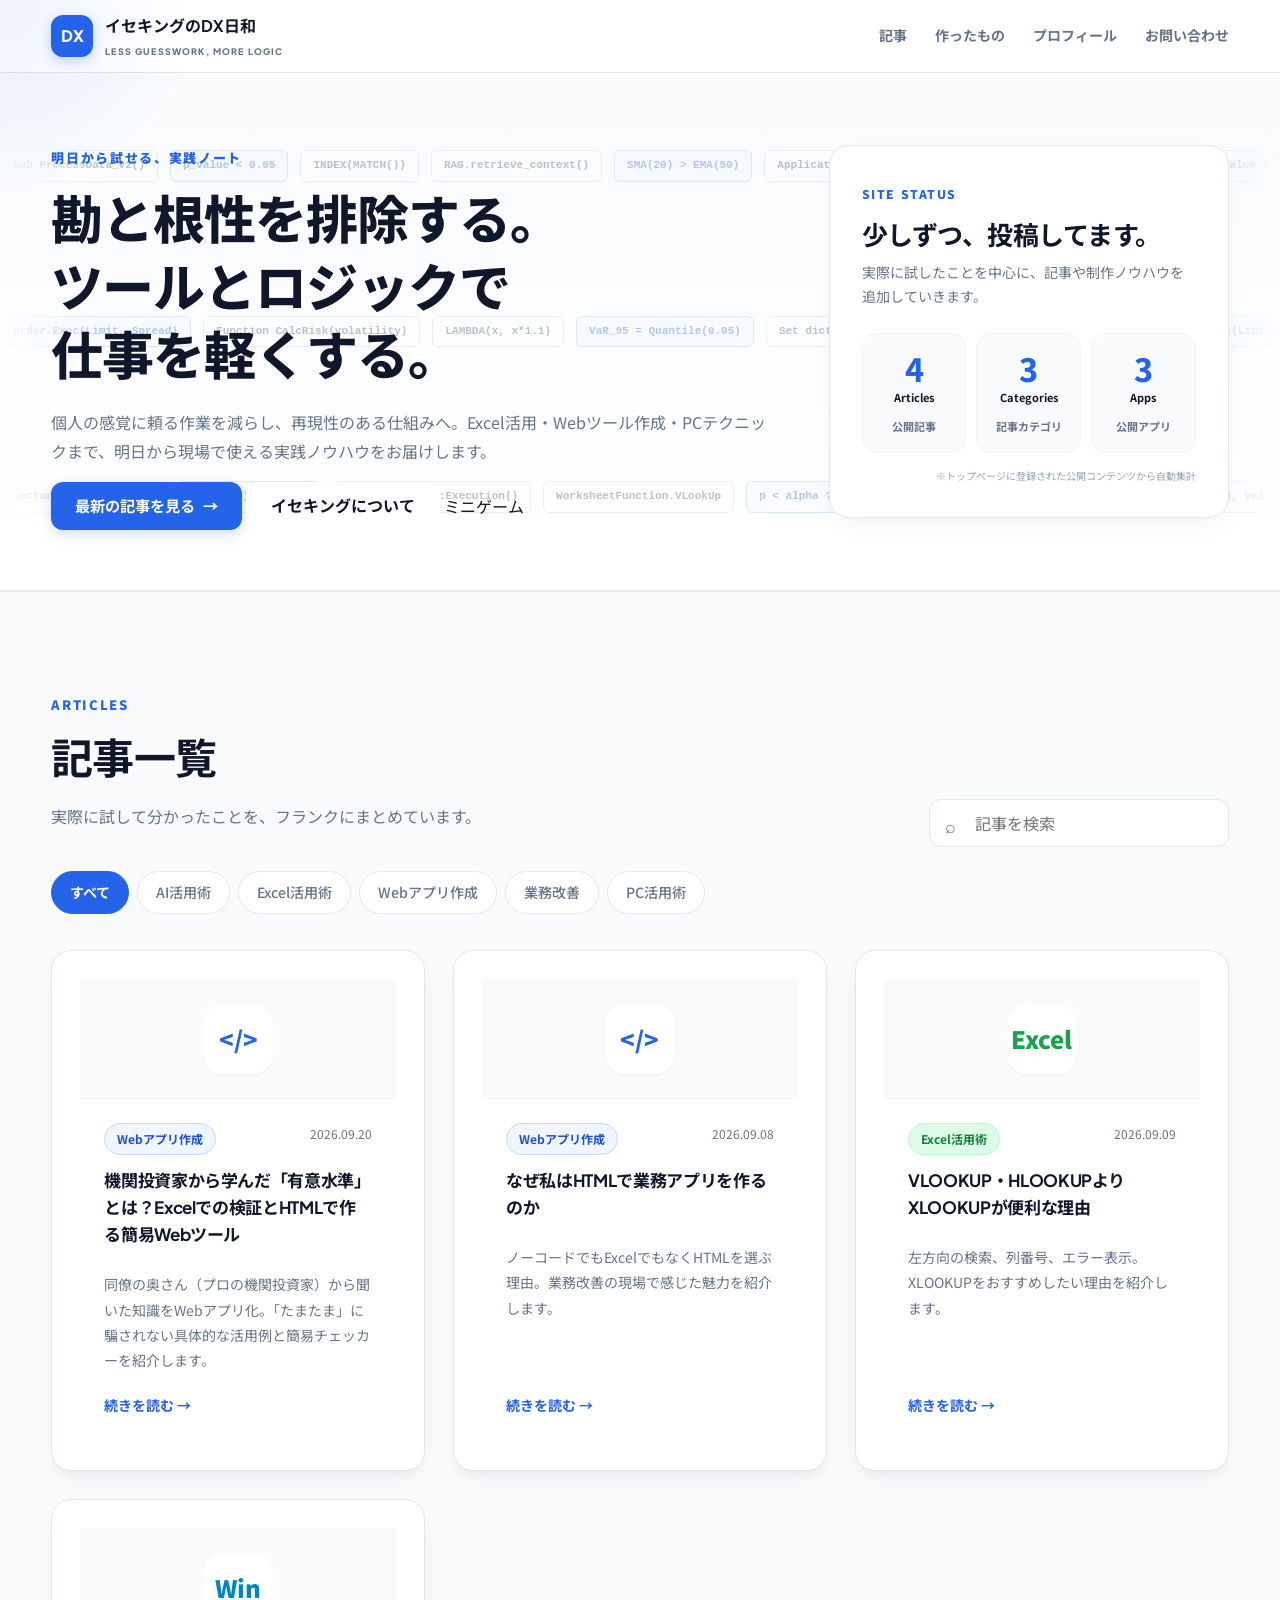
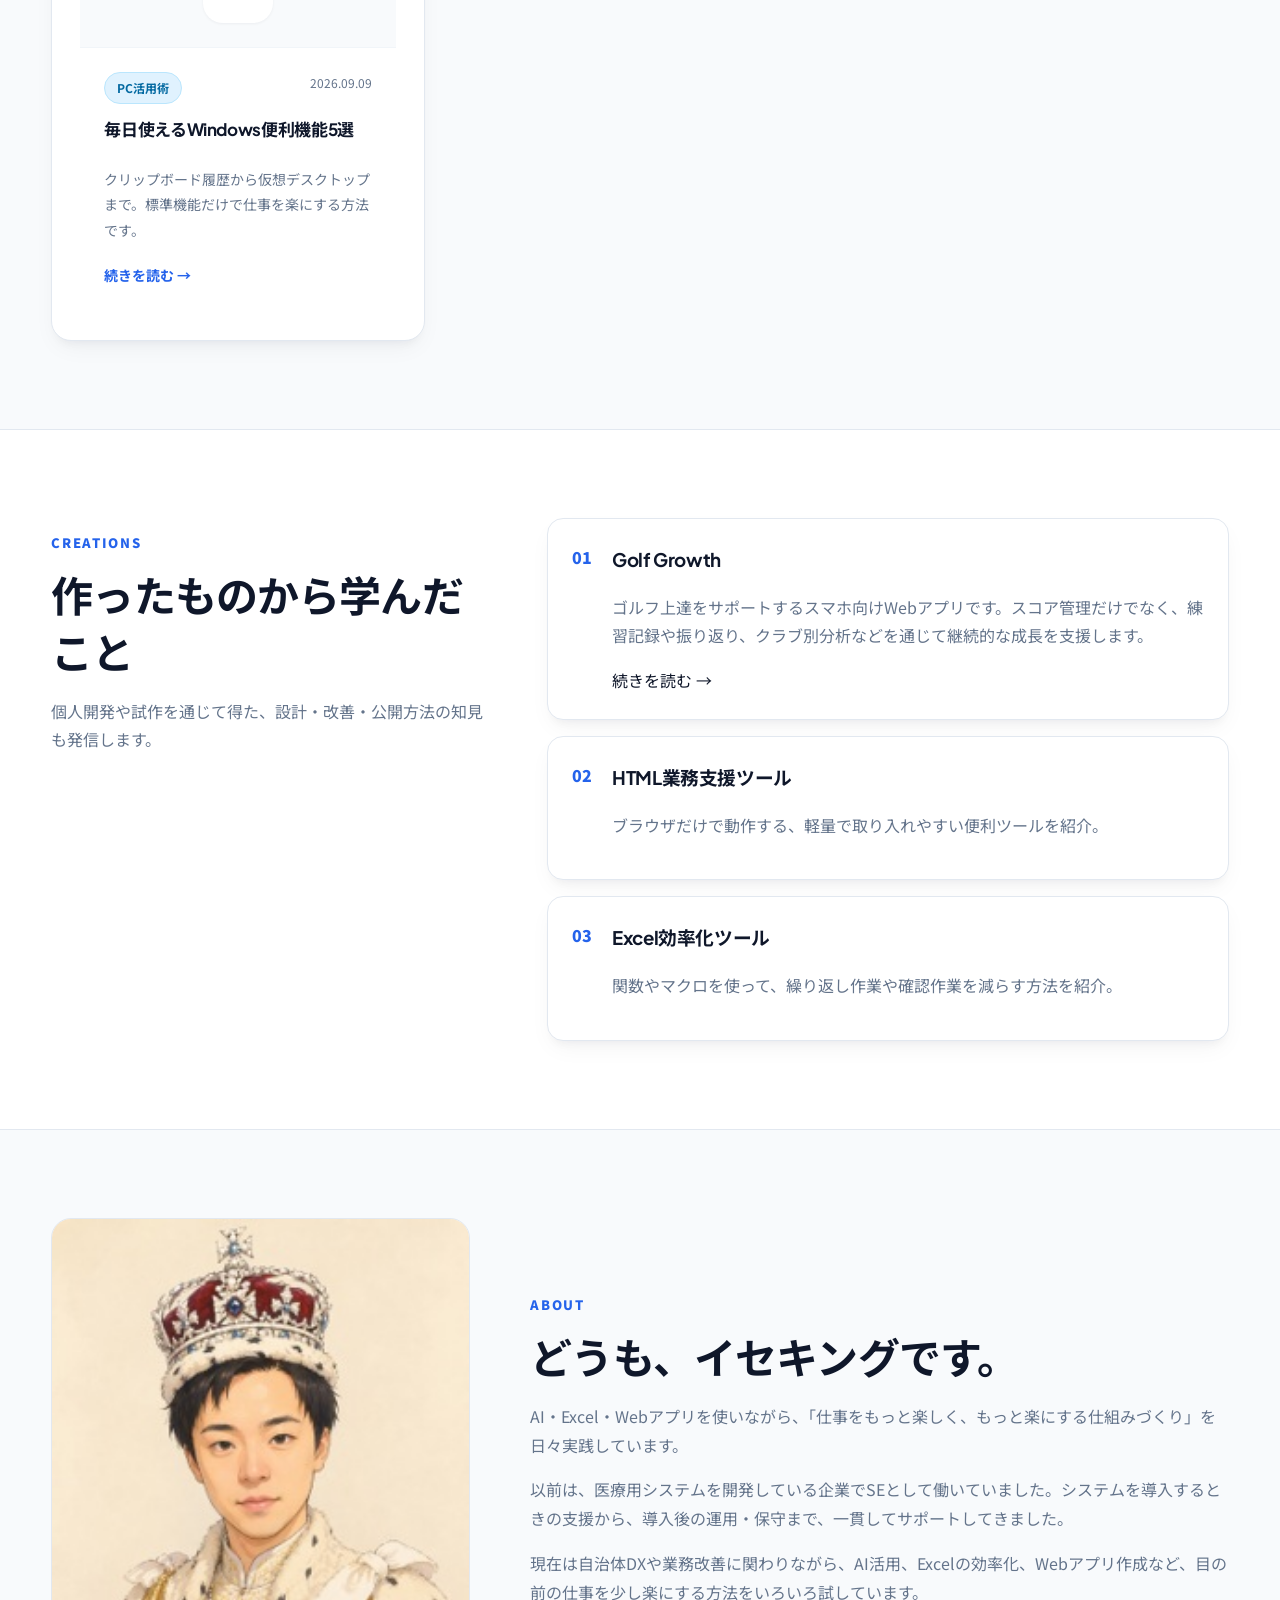
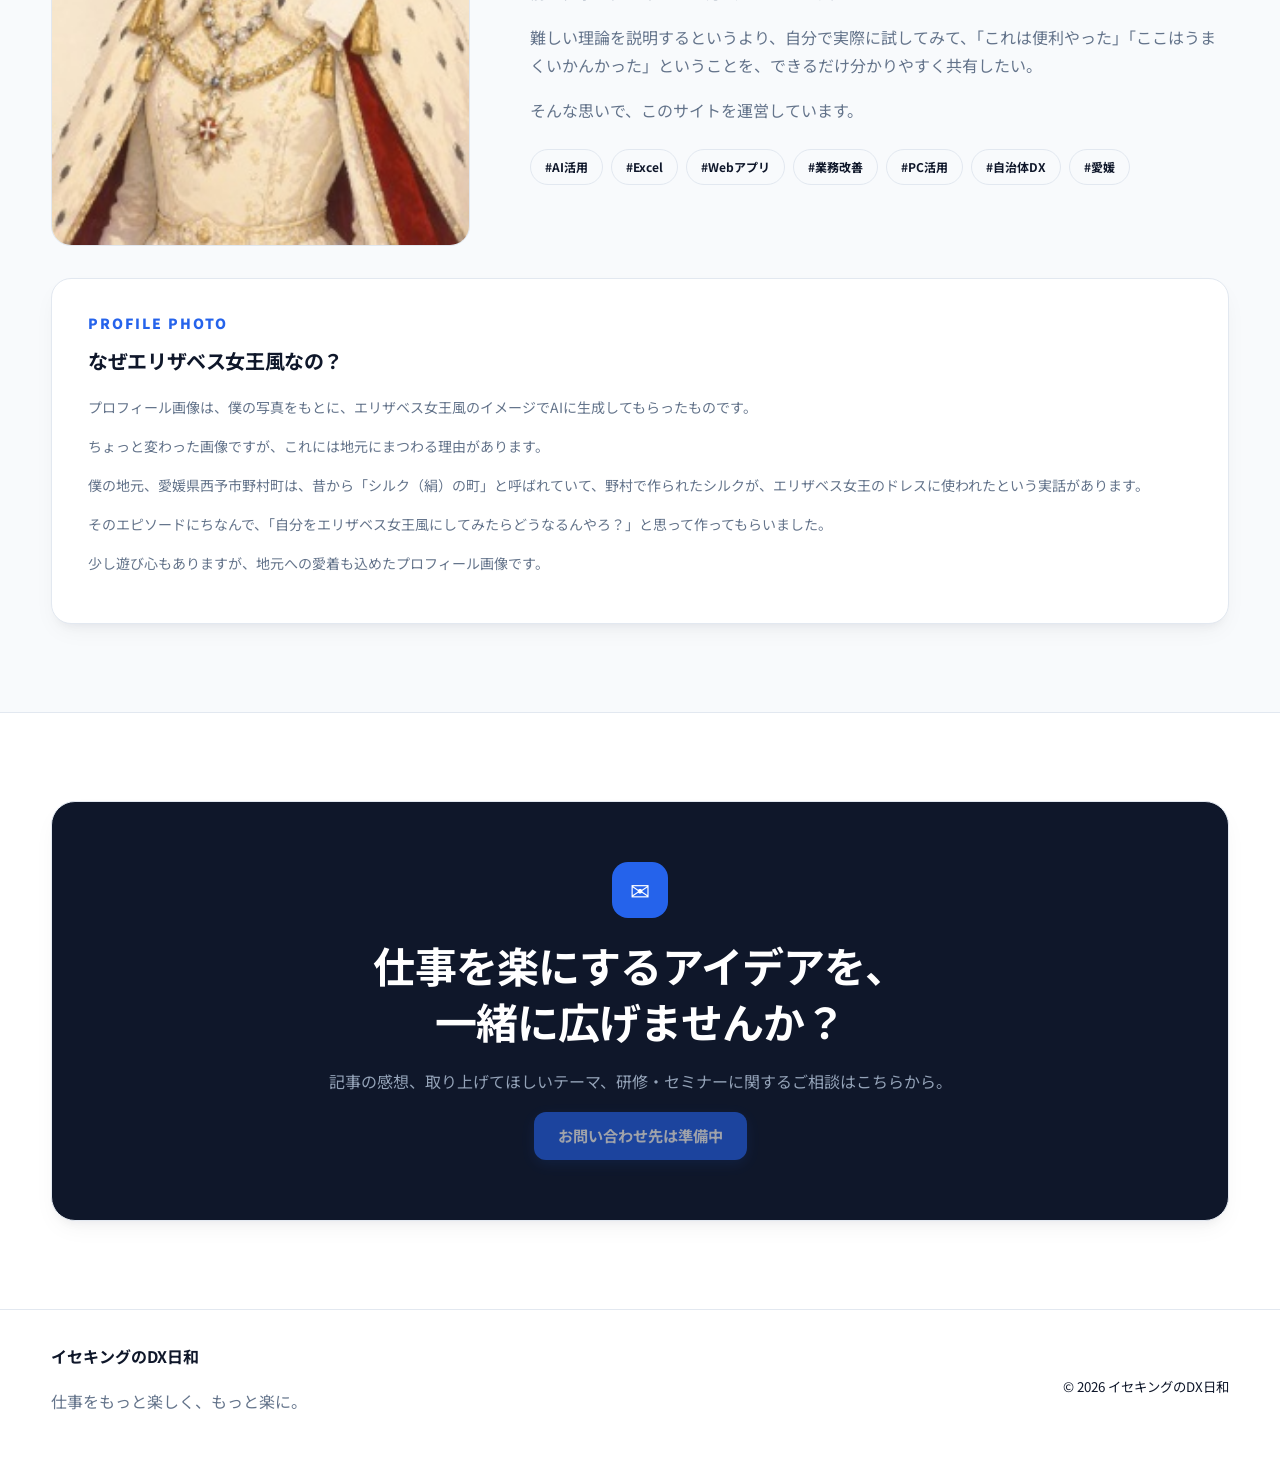
<file: index.html>
<!doctype html>
<html lang="ja">
<head>
  <meta charset="utf-8">
  <meta name="viewport" content="width=device-width, initial-scale=1">
  <meta name="description" content="AI・Excel・Webアプリ・業務改善・PC活用で、仕事をもっと楽しく、もっと楽にする実践ノウハウを発信します。">
  <meta name="theme-color" content="#f97316">
  <title>イセキングのDX日和</title>
  <link rel="icon" href="favicon.svg" type="image/svg+xml">
  <link rel="stylesheet" href="css/style.css">
  <link rel="stylesheet" href="css/home-polish.css">
</head>
<body　class="js-enabled">
<a class="skip-link" href="#main">本文へ移動</a>

<header class="site-header">
  <div class="container header-inner">
    <a class="brand site-logo" href="#top" aria-label="イセキングのDX日和 トップへ">
      <span class="brand-mark">DX</span>
      <span><strong>イセキングのDX日和</strong><small>LESS GUESSWORK, MORE LOGIC</small></span>
    </a>
    <button class="menu-button" type="button" aria-label="メニューを開く" aria-controls="global-nav" aria-expanded="false">
      <span></span><span></span><span></span>
    </button>
    <nav id="global-nav" class="global-nav" aria-label="メインメニュー">
      <a href="#articles">記事</a>
      <a href="#apps">作ったもの</a>
      <a href="#profile">プロフィール</a>
      <a href="#contact">お問い合わせ</a>
    </nav>
  </div>
</header>

<main id="main">
<section id="top" class="hero">
<div class="hero-floating-bg" aria-hidden="true">
    <!-- 1行目 -->
    <div class="float-track track-1">
      <div class="track-group">
        <span class="code-chip">Sub ProcessData_v2()</span>
        <span class="code-chip highlight">p_value &lt; 0.05</span>
        <span class="code-chip">INDEX(MATCH())</span>
        <span class="code-chip">RAG.retrieve_context()</span>
        <span class="code-chip highlight">SMA(20) &gt; EMA(50)</span>
        <span class="code-chip">Application.ScreenUpdating = False</span>
      </div>
      <div class="track-group">
        <span class="code-chip">Sub ProcessData_v2()</span>
        <span class="code-chip highlight">p_value &lt; 0.05</span>
        <span class="code-chip">INDEX(MATCH())</span>
        <span class="code-chip">RAG.retrieve_context()</span>
        <span class="code-chip highlight">SMA(20) &gt; EMA(50)</span>
        <span class="code-chip">Application.ScreenUpdating = False</span>
      </div>
      <div class="track-group">
        <span class="code-chip">Sub ProcessData_v2()</span>
        <span class="code-chip highlight">p_value &lt; 0.05</span>
        <span class="code-chip">INDEX(MATCH())</span>
        <span class="code-chip">RAG.retrieve_context()</span>
        <span class="code-chip highlight">SMA(20) &gt; EMA(50)</span>
        <span class="code-chip">Application.ScreenUpdating = False</span>
      </div>
    </div>

    <!-- 2行目 -->
    <div class="float-track track-2">
      <div class="track-group">
        <span class="code-chip highlight">Order.Exec(Limit, Spread)</span>
        <span class="code-chip">Function CalcRisk(volatility)</span>
        <span class="code-chip">LAMBDA(x, x*1.1)</span>
        <span class="code-chip highlight">VaR_95 = Quantile(0.05)</span>
        <span class="code-chip">Set dict = CreateObject()</span>
        <span class="code-chip">Tick.Delta &gt; Threshold</span>
      </div>
      <div class="track-group">
        <span class="code-chip highlight">Order.Exec(Limit, Spread)</span>
        <span class="code-chip">Function CalcRisk(volatility)</span>
        <span class="code-chip">LAMBDA(x, x*1.1)</span>
        <span class="code-chip highlight">VaR_95 = Quantile(0.05)</span>
        <span class="code-chip">Set dict = CreateObject()</span>
        <span class="code-chip">Tick.Delta &gt; Threshold</span>
      </div>
      <div class="track-group">
        <span class="code-chip highlight">Order.Exec(Limit, Spread)</span>
        <span class="code-chip">Function CalcRisk(volatility)</span>
        <span class="code-chip">LAMBDA(x, x*1.1)</span>
        <span class="code-chip highlight">VaR_95 = Quantile(0.05)</span>
        <span class="code-chip">Set dict = CreateObject()</span>
        <span class="code-chip">Tick.Delta &gt; Threshold</span>
      </div>
    </div>

    <!-- 3行目 -->
    <div class="float-track track-3">
      <div class="track-group">
        <span class="code-chip">vectorized_query(k=3)</span>
        <span class="code-chip highlight">IF(ISNA(), 0, val)</span>
        <span class="code-chip">HighFrequency::Execution()</span>
        <span class="code-chip">WorksheetFunction.VLookUp</span>
        <span class="code-chip highlight">p &lt; alpha ? reject : retain</span>
      </div>
      <div class="track-group">
        <span class="code-chip">vectorized_query(k=3)</span>
        <span class="code-chip highlight">IF(ISNA(), 0, val)</span>
        <span class="code-chip">HighFrequency::Execution()</span>
        <span class="code-chip">WorksheetFunction.VLookUp</span>
        <span class="code-chip highlight">p &lt; alpha ? reject : retain</span>
      </div>
      <div class="track-group">
        <span class="code-chip">vectorized_query(k=3)</span>
        <span class="code-chip highlight">IF(ISNA(), 0, val)</span>
        <span class="code-chip">HighFrequency::Execution()</span>
        <span class="code-chip">WorksheetFunction.VLookUp</span>
        <span class="code-chip highlight">p &lt; alpha ? reject : retain</span>
      </div>
    </div>
  </div>
  <div class="hero-blob blob-one"></div>
  <div class="hero-blob blob-two"></div>
  <div class="container hero-grid">
    <!-- ヒーローエリアのメインテキストに時間差アニメーションを適用 -->
<div class="hero-copy stagger-parent">
  <p class="eyebrow fade-in-up">明日から試せる、実践ノート</p>
  <h1>
    <span class="hero-line">勘と根性を排除する。</span>
    <span class="hero-line">ツールとロジックで</span>
    <span class="hero-line"><span class="hero-accent">仕事を軽くする。</span></span>
  </h1>
  <p class="lead">個人の感覚に頼る作業を減らし、再現性のある仕組みへ。Excel活用・Webツール作成・PCテクニックまで、明日から現場で使える実践ノウハウをお届けします。</p>
  <div class="hero-actions">
    <a class="btn-primary" href="#articles">最新の記事を見る <span>→</span></a>
    <a class="button secondary" href="#profile" style="color: #94a3b8; border-color: rgba(255,255,255,0.15);">イセキングについて</a>
    <a href="game.html">ミニゲーム</a> <!-- ← この行を追加 -->
  </div>
</div>
    <aside class="stats-panel card fade-in-up" aria-label="サイトの公開状況">
      <div class="stats-heading">
        <span class="stats-label">SITE STATUS</span>
        <h2>少しずつ、投稿してます。</h2>
        <p>実際に試したことを中心に、記事や制作ノウハウを追加していきます。</p>
      </div>
      <div class="stats-grid">
        <div class="stat-card">
        <span class="stat-number" id="article-count">0</span>
        <span class="stat-unit">Articles</span>
        <strong>公開記事</strong>
      </div>

    <div class="stat-card">
      <span class="stat-number" id="category-count">0</span>
      <span class="stat-unit">Categories</span>
      <strong>記事カテゴリ</strong>
    </div>

    <div class="stat-card">
      <span class="stat-number" id="app-count">0</span>
      <span class="stat-unit">Apps</span>
      <strong>公開アプリ</strong>
    </div>
      </div>
      <p class="stats-note">※トップページに登録された公開コンテンツから自動集計</p>
    </aside>
  </div>
</section>

<section id="articles" class="section section-soft">
  <div class="container">
    <div class="articles-head fade-in-up">
      <div class="section-heading">
        <p class="kicker">ARTICLES</p>
        <h2>記事一覧</h2>
        <p>実際に試して分かったことを、フランクにまとめています。</p>
      </div>
      <label class="search">
        <span>⌕</span>
        <input id="article-search" type="search" placeholder="記事を検索" aria-label="記事を検索">
      </label>
    </div>

    <!-- カテゴリフィルター -->
    <div class="category-filter fade-in-up">
      <button class="filter-btn active">すべて</button>
      <button class="filter-btn">AI活用術</button>
      <button class="filter-btn">Excel活用術</button>
      <button class="filter-btn">Webアプリ作成</button>
      <button class="filter-btn">業務改善</button>
      <button class="filter-btn">PC活用術</button>
    </div>

    <div id="article-list" class="article-grid">
      <article class="article-card card fade-in-up" data-category="Webアプリ作成" data-search="HTML Webアプリ 統計学 有意水準 機関投資家 Excel データ分析">
        <div class="article-cover"><span>&lt;/&gt;</span></div>
        <div class="article-body">
          <div class="meta"><span>Webアプリ作成</span><time>2026.09.20</time></div>
          <h3>機関投資家から学んだ「有意水準」とは？Excelでの検証とHTMLで作る簡易Webツール</h3>
          <p>同僚の奥さん（プロの機関投資家）から聞いた知識をWebアプリ化。「たまたま」に騙されない具体的な活用例と簡易チェッカーを紹介します。</p>
          <a href="articles/significance-level-excel-html.html">続きを読む →</a>
        </div>
      </article>

      <article class="article-card card fade-in-up" data-category="Webアプリ作成" data-search="HTML Webアプリ 業務改善">
        <div class="article-cover"><span>&lt;/&gt;</span></div>
        <div class="article-body">
          <div class="meta"><span>Webアプリ作成</span><time>2026.09.08</time></div>
          <h3>なぜ私はHTMLで業務アプリを作るのか</h3>
          <p>ノーコードでもExcelでもなくHTMLを選ぶ理由。業務改善の現場で感じた魅力を紹介します。</p>
          <a href="articles/why-html-business-app.html">続きを読む →</a>
        </div>
      </article>

      <article class="article-card card fade-in-up" data-category="Excel活用術" data-search="Excel XLOOKUP VLOOKUP HLOOKUP 関数">
        <div class="article-cover"><span>Excel</span></div>
        <div class="article-body">
          <div class="meta"><span>Excel活用術</span><time>2026.09.09</time></div>
          <h3>VLOOKUP・HLOOKUPよりXLOOKUPが便利な理由</h3>
          <p>左方向の検索、列番号、エラー表示。XLOOKUPをおすすめしたい理由を紹介します。</p>
          <a href="articles/xlookup-vs-vlookup.html">続きを読む →</a>
        </div>
      </article>

      <article class="article-card card fade-in-up" data-category="PC活用術" data-search="Windows PC活用 ショートカット クリップボード 仮想デスクトップ">
        <div class="article-cover"><span>Win</span></div>
        <div class="article-body">
          <div class="meta"><span>PC活用術</span><time>2026.09.09</time></div>
          <h3>毎日使えるWindows便利機能5選</h3>
          <p>クリップボード履歴から仮想デスクトップまで。標準機能だけで仕事を楽にする方法です。</p>
          <a href="articles/windows-standard-tips-5.html">続きを読む →</a>
        </div>
      </article>
    </div>
    <p id="no-results" class="no-results" hidden>該当する記事はありません。</p>
  </div>
</section>

<section id="apps" class="section">
  <div class="container apps-grid">
    <div class="section-heading fade-in-up">
      <p class="kicker">CREATIONS</p>
      <h2>作ったものから学んだこと</h2>
      <p>個人開発や試作を通じて得た、設計・改善・公開方法の知見も発信します。</p>
    </div>
    <div class="creation-list">
      <article class="creation card fade-in-up" data-public-app="true">
        <span>01</span>
        <div>
          <h3>Golf Growth</h3>
          <p>ゴルフ上達をサポートするスマホ向けWebアプリです。スコア管理だけでなく、練習記録や振り返り、クラブ別分析などを通じて継続的な成長を支援します。</p>
          <a class="creation-link" href="works/golf-growth-story.html">続きを読む →</a>
        </div>
      </article>

      <article class="creation card fade-in-up" data-public-app="true">
        <span>02</span>
        <div>
          <h3>HTML業務支援ツール</h3>
          <p>ブラウザだけで動作する、軽量で取り入れやすい便利ツールを紹介。</p>
        </div>
      </article>

      <article class="creation card fade-in-up">
        <span>03</span>
        <div>
          <h3>Excel効率化ツール</h3>
          <p>関数やマクロを使って、繰り返し作業や確認作業を減らす方法を紹介。</p>
        </div>
      </article>
    </div>
  </div>
</section>

<section id="profile" class="section section-soft">
  <div class="container profile-grid fade-in-up">
    <div class="profile-visual profile-photo-wrap">
      <img class="profile-photo" src="images/profile.jpg" alt="イセキングをエリザベス女王風に表現したAI生成プロフィール画像">
    </div>
    <div class="profile-content">
      <p class="kicker">ABOUT</p>
      <h2>どうも、イセキングです。</h2>
      <p class="profile-lead">AI・Excel・Webアプリを使いながら、「仕事をもっと楽しく、もっと楽にする仕組みづくり」を日々実践しています。</p>
      <p>以前は、医療用システムを開発している企業でSEとして働いていました。システムを導入するときの支援から、導入後の運用・保守まで、一貫してサポートしてきました。</p>
      <p>現在は自治体DXや業務改善に関わりながら、AI活用、Excelの効率化、Webアプリ作成など、目の前の仕事を少し楽にする方法をいろいろ試しています。</p>
      <p>難しい理論を説明するというより、自分で実際に試してみて、「これは便利やった」「ここはうまくいかんかった」ということを、できるだけ分かりやすく共有したい。</p>
      <p>そんな思いで、このサイトを運営しています。</p>

      <div class="tags">
        <span>#AI活用</span>
        <span>#Excel</span>
        <span>#Webアプリ</span>
        <span>#業務改善</span>
        <span>#PC活用</span>
        <span>#自治体DX</span>
        <span>#愛媛</span>
      </div>
    </div>
  </div>

  <div class="container">
    <div class="profile-story card fade-in-up" style="margin-top: 32px;">
      <p class="profile-story-label">PROFILE PHOTO</p>
      <h3>なぜエリザベス女王風なの？</h3>
      <p>プロフィール画像は、僕の写真をもとに、エリザベス女王風のイメージでAIに生成してもらったものです。</p>
      <p>ちょっと変わった画像ですが、これには地元にまつわる理由があります。</p>
      <p>僕の地元、愛媛県西予市野村町は、昔から「シルク（絹）の町」と呼ばれていて、野村で作られたシルクが、エリザベス女王のドレスに使われたという実話があります。</p>
      <p>そのエピソードにちなんで、「自分をエリザベス女王風にしてみたらどうなるんやろ？」と思って作ってもらいました。</p>
      <p>少し遊び心もありますが、地元への愛着も込めたプロフィール画像です。</p>
    </div>
  </div>
</section>

<section id="contact" class="section contact-section">
  <div class="container contact-card card fade-in-up">
    <span class="mail-icon">✉</span>
    <h2>仕事を楽にするアイデアを、<br>一緒に広げませんか？</h2>
    <p>記事の感想、取り上げてほしいテーマ、研修・セミナーに関するご相談はこちらから。</p>
    <a class="btn-primary disabled" href="#" aria-disabled="true" style="opacity:0.6; cursor:not-allowed;">お問い合わせ先は準備中</a>
  </div>
</section>
</main>

<footer>
  <div class="container footer-inner">
    <div>
      <strong>イセキングのDX日和</strong>
      <p>仕事をもっと楽しく、もっと楽に。</p>
    </div>
    <small>© <span id="year"></span> イセキングのDX日和</small>
  </div>
</footer>

<script src="js/main.js"></script>
  <script>
document.addEventListener('DOMContentLoaded', () => {
  const filterBtns = document.querySelectorAll('.category-filter .filter-btn');
  const articleCards = document.querySelectorAll('#article-list .article-card');
  const searchInput = document.getElementById('article-search');
  const noResults = document.getElementById('no-results');

  let currentCategory = 'すべて';
  let currentKeyword = '';

  // 記事の表示/非表示を更新する関数
  function filterArticles() {
    let visibleCount = 0;

    articleCards.forEach(card => {
      const category = card.getAttribute('data-category') || '';
      const searchData = (card.getAttribute('data-search') || '') + ' ' + card.textContent;
      
      // カテゴリ一致判定
      const matchesCategory = (currentCategory === 'すべて' || category === currentCategory);
      
      // 検索キーワード一致判定
      const matchesKeyword = !currentKeyword || searchData.toLowerCase().includes(currentKeyword);

      if (matchesCategory && matchesKeyword) {
        card.style.display = '';
        visibleCount++;
      } else {
        card.style.display = 'none';
      }
    });

    // 0件の時のメッセージ制御
    if (noResults) {
      noResults.hidden = (visibleCount > 0);
    }
  }

  // カテゴリボタンのクリックイベント
  filterBtns.forEach(btn => {
    btn.addEventListener('click', () => {
      filterBtns.forEach(b => b.classList.remove('active'));
      btn.classList.add('active');
      
      currentCategory = btn.textContent.trim();
      filterArticles();
    });
  });

  // 検索入力イベント
  if (searchInput) {
    searchInput.addEventListener('input', (e) => {
      currentKeyword = e.target.value.toLowerCase().trim();
      filterArticles();
    });
  }
});
</script>
</body>
</html>
</file>
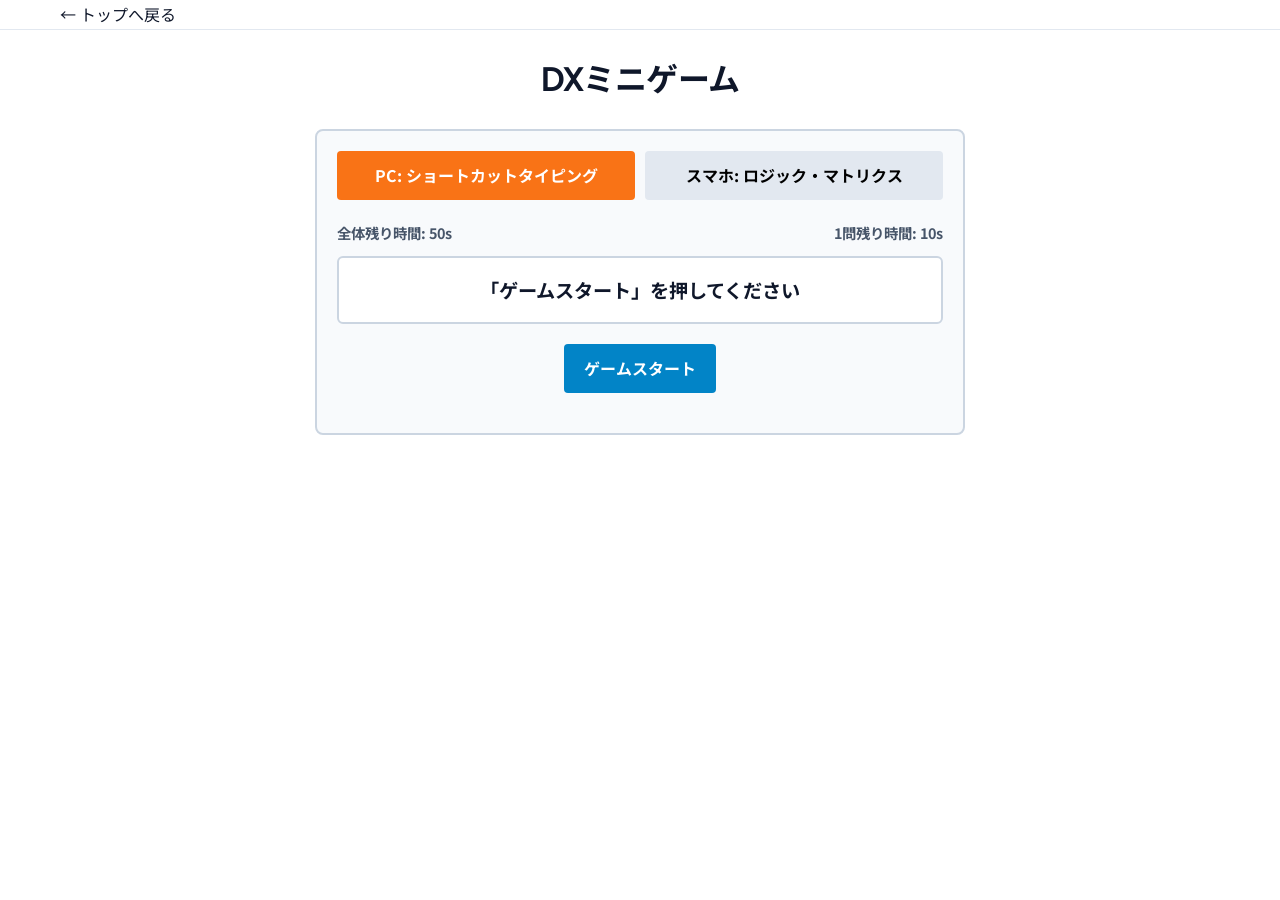
<file: game.html>
<!DOCTYPE html>
<html lang="ja">
<head>
  <meta charset="UTF-8">
  <meta name="viewport" content="width=device-width, initial-scale=1.0">
  <meta name="description" content="PC向けタイピング練習とスマホ向けロジック・マトリクスの脳トレミニゲームです。">
  <meta name="theme-color" content="#f97316">
  <title>ミニゲームコーナー | イセキングのDX日和</title>
  <link rel="icon" href="favicon.svg" type="image/svg+xml">
  <link rel="stylesheet" href="css/style.css">
  <style>
    .game-section {
      max-width: 650px;
      margin: 20px auto;
      padding: 20px;
      background: #f8fafc;
      border: 2px solid #cbd5e1;
      border-radius: 8px;
    }
    .game-tab {
      display: flex;
      gap: 10px;
      margin-bottom: 20px;
    }
    .tab-btn {
      flex: 1;
      padding: 10px;
      background: #e2e8f0;
      border: none;
      border-radius: 4px;
      cursor: pointer;
      font-weight: bold;
    }
    .tab-btn.active {
      background: #f97316;
      color: #fff;
    }
    .game-container {
      display: none;
      text-align: center;
    }
    .game-container.active {
      display: block;
    }
    .display-box {
      font-size: 1.2rem;
      font-weight: bold;
      padding: 15px;
      background: #fff;
      border: 2px solid #cbd5e1;
      border-radius: 6px;
      margin-bottom: 15px;
      transition: background-color 0.2s;
    }
    .display-box.miss {
      background-color: #fecdd3 !important;
      border-color: #f43f5e !important;
    }
    .action-btn {
      background: #0284c7;
      color: #fff;
      border: none;
      padding: 10px 20px;
      border-radius: 4px;
      font-size: 1rem;
      font-weight: bold;
      cursor: pointer;
      margin: 5px;
    }
    .action-btn:hover {
      background: #0369a1;
    }

    /* タイピング関連スタイル */
    .category-badge {
      display: inline-block;
      background: #0284c7;
      color: #fff;
      font-size: 0.8rem;
      padding: 2px 8px;
      border-radius: 4px;
      margin-bottom: 8px;
    }
    .modifier-hint {
      display: inline-block;
      background: #e2e8f0;
      color: #0f172a;
      font-size: 0.9rem;
      padding: 4px 8px;
      border-radius: 4px;
      margin-top: 5px;
      font-weight: bold;
    }
    .timer-bar-container {
      display: flex;
      justify-content: space-between;
      margin-bottom: 10px;
      font-size: 0.9rem;
      color: #475569;
      font-weight: bold;
    }
    .rank-badge {
      font-size: 2.5rem;
      font-weight: bold;
      color: #f97316;
      margin: 10px 0;
    }
    .result-list {
      text-align: left;
      font-size: 0.85rem;
      margin-top: 15px;
      background: #fff;
      padding: 10px;
      border: 1px solid #cbd5e1;
      border-radius: 6px;
      max-height: 200px;
      overflow-y: auto;
    }
    .result-item {
      padding: 6px 0;
      border-bottom: 1px solid #e2e8f0;
    }

    /* ロジック・マトリクス関連スタイル */
    .level-selector {
      display: flex;
      justify-content: center;
      gap: 5px;
      margin-bottom: 15px;
      flex-wrap: wrap;
    }
    .level-btn {
      padding: 6px 12px;
      background: #cbd5e1;
      border: none;
      border-radius: 4px;
      font-size: 0.85rem;
      font-weight: bold;
      cursor: pointer;
    }
    .level-btn.active {
      background: #0284c7;
      color: #fff;
    }
    .rule-hint {
      background: #fef3c7;
      border: 1px solid #f59e0b;
      color: #92400e;
      padding: 10px;
      border-radius: 6px;
      font-size: 0.85rem;
      margin-bottom: 15px;
      text-align: left;
    }
    .board-wrapper {
      max-width: 100%;
      overflow-x: auto;
      padding-bottom: 10px;
    }
    .matrix-board {
      display: grid;
      gap: 4px;
      margin: 0 auto;
      user-select: none;
    }
    .matrix-cell {
      aspect-ratio: 1;
      background: #fff;
      border: 2px solid #94a3b8;
      border-radius: 4px;
      font-size: 1.1rem;
      font-weight: bold;
      display: flex;
      align-items: center;
      justify-content: center;
      cursor: pointer;
      color: #0f172a;
      min-width: 32px;
      min-height: 32px;
    }
    .matrix-cell.selected {
      border-color: #f97316;
      background-color: #ffedd5;
    }
    .matrix-cell.fixed {
      background-color: #e2e8f0;
      color: #475569;
      cursor: not-allowed;
    }
    .matrix-cell.correct-line {
      background-color: #dcfce7 !important;
      border-color: #22c55e !important;
    }
    .matrix-cell.target-header {
      background: #334155;
      color: #fff;
      border-color: #1e293b;
      font-size: 0.8rem;
      padding: 2px;
    }
    .matrix-cell.corner {
      background: #f1f5f9;
      border: 1px solid #cbd5e1;
      font-size: 0.75rem;
      color: #0284c7;
      font-weight: bold;
    }
    .candidate-box {
      background: #e0f2fe;
      border: 1px solid #0284c7;
      color: #0369a1;
      padding: 8px;
      border-radius: 6px;
      font-size: 0.85rem;
      margin-top: 10px;
      font-weight: bold;
    }
    .keypad {
      display: flex;
      justify-content: center;
      gap: 6px;
      margin-top: 10px;
      flex-wrap: wrap;
    }
    .key-btn {
      min-width: 38px;
      height: 42px;
      font-size: 1.1rem;
      font-weight: bold;
      background: #fff;
      border: 2px solid #0284c7;
      color: #0284c7;
      border-radius: 6px;
      cursor: pointer;
    }
    .key-btn:active {
      background: #0284c7;
      color: #fff;
    }
    .stats {
      margin-top: 15px;
      font-size: 0.95rem;
      color: #475569;
    }
  </style>
</head>
<body>
  <header class="site-header">
    <div class="container">
      <a class="article-back" href="index.html">← トップへ戻る</a>
    </div>
  </header>

  <main class="container">
    <h1 style="text-align: center; margin-top: 20px;">DXミニゲーム</h1>

    <div class="game-section">
      <div class="game-tab">
        <button class="tab-btn active" onclick="switchGame('typing')">PC: ショートカットタイピング</button>
        <button class="tab-btn" onclick="switchGame('matrix')">スマホ: ロジック・マトリクス</button>
      </div>

      <!-- PC向けタイピングゲーム -->
      <div id="typing-game" class="game-container active">
        <div class="timer-bar-container">
          <span>全体残り時間: <span id="global-timer">50</span>s</span>
          <span>1問残り時間: <span id="question-timer">10</span>s</span>
        </div>
        <div id="type-prompt" class="display-box">「ゲームスタート」を押してください</div>
        <button id="type-start-btn" class="action-btn" onclick="startTypingGame()">ゲームスタート</button>
        <div id="type-stats" class="stats"></div>
      </div>

      <!-- スマホ向けロジック・マトリクス -->
      <div id="matrix-game" class="game-container">
        <!-- 難易度選択 -->
        <div class="level-selector">
          <button class="level-btn active" onclick="changeLevelWithConfirm(3, this)">初級 (3x3)</button>
          <button class="level-btn" onclick="changeLevelWithConfirm(4, this)">中級 (4x4)</button>
          <button class="level-btn" onclick="changeLevelWithConfirm(5, this)">上級 (5x5)</button>
        </div>

        <div class="rule-hint" id="matrix-rule-hint">
          <strong>【ルールと解くヒント】</strong><br>
          ・1〜5の数字を入れて、各行・列・<b>斜め（右下枠）</b>の合計値に合わせます。<br>
          ・マスを選択すると、入力可能な<b>候補数字</b>が画面下に自動表示されます！
        </div>

        <div class="board-wrapper">
          <div class="matrix-board" id="matrix-board"></div>
        </div>

        <!-- 候補数字アシスト表示領域 -->
        <div id="candidate-info" class="candidate-box">マスをタップすると、入力候補の数字が表示されます</div>

        <!-- テンキーパッド -->
        <div class="keypad" id="matrix-keypad"></div>

        <div style="margin-top: 15px;">
          <button id="hint-btn" class="action-btn" style="background:#f59e0b;" onclick="giveMatrixHint()">💡 思考のアシストを見る</button>
          <button id="check-btn" class="action-btn" style="background:#10b981;" onclick="checkMatrixLines()">🔍 行・列のチェック</button>
        </div>

        <button id="matrix-start-btn" class="action-btn" onclick="initMatrixGame()">パズルを新しく生成</button>
        <div id="matrix-stats" class="stats"></div>
      </div>
    </div>
  </main>

  <script>
    function switchGame(type) {
      document.querySelectorAll('.tab-btn').forEach(btn => btn.classList.remove('active'));
      document.querySelectorAll('.game-container').forEach(c => c.classList.remove('active'));

      if (type === 'typing') {
        document.querySelectorAll('.tab-btn')[0].classList.add('active');
        document.getElementById('typing-game').classList.add('active');
      } else {
        document.querySelectorAll('.tab-btn')[1].classList.add('active');
        document.getElementById('matrix-game').classList.add('active');
      }
    }

    // ==========================================
    // 1. PC用 ショートカットタイピング（誤操作完全防止強化）
    // ==========================================
    const allShortcuts = [
      { cat: 'PC基本', name: 'コピー', mod: 'ctrl', key: 'c', label: 'Ctrl + C', desc: '選択した項目をコピーする' },
      { cat: 'PC基本', name: '貼り付け', mod: 'ctrl', key: 'v', label: 'Ctrl + V', desc: 'コピーした項目を貼り付ける' },
      { cat: 'PC基本', name: '切り取り', mod: 'ctrl', key: 'x', label: 'Ctrl + X', desc: '選択した項目を切り取る' },
      { cat: 'PC基本', name: '元に戻す', mod: 'ctrl', key: 'z', label: 'Ctrl + Z', desc: '直前の操作を取り消す' },
      { cat: 'PC基本', name: 'やり直し', mod: 'ctrl', key: 'y', label: 'Ctrl + Y', desc: '取り消した操作をやり直す' },
      { cat: 'PC基本', name: 'すべて選択', mod: 'ctrl', key: 'a', label: 'Ctrl + A', desc: '画面内の項目をすべて選択する' },
      { cat: 'PC基本', name: '保存', mod: 'ctrl', key: 's', label: 'Ctrl + S', desc: 'ファイルを上書き保存する' },
      { cat: 'PC基本', name: '検索', mod: 'ctrl', key: 'f', label: 'Ctrl + F', desc: '文字検索ウィンドウを開く' },
      { cat: 'PC基本', name: '置換', mod: 'ctrl', key: 'h', label: 'Ctrl + H', desc: '文字置換ウィンドウを開く' },
      { cat: 'PC基本', name: '印刷', mod: 'ctrl', key: 'p', label: 'Ctrl + P', desc: '印刷ダイアログを開く' },
      { cat: 'PC基本', name: '太字', mod: 'ctrl', key: 'b', label: 'Ctrl + B', desc: 'テキストを太字にする' },
      { cat: 'PC基本', name: '斜体', mod: 'ctrl', key: 'i', label: 'Ctrl + I', desc: 'テキストを斜体にする' },
      { cat: 'PC基本', name: '下線', mod: 'ctrl', key: 'u', label: 'Ctrl + U', desc: 'テキストに下線を引く' },
      { cat: 'PC基本', name: '新規作成', mod: 'ctrl', key: 'n', label: 'Ctrl + N', desc: '新規ファイルを開く' },
      { cat: 'PC基本', name: '開く', mod: 'ctrl', key: 'o', label: 'Ctrl + O', desc: 'ファイルを開くダイアログを表示' },
      { cat: 'PC基本', name: 'ウィンドウを閉じる', mod: 'ctrl', key: 'w', label: 'Ctrl + W', desc: 'アクティブ画面を閉じる' },
      { cat: 'PC基本', name: '名前を付けて保存', mod: 'none', key: 'f12', label: 'F12', desc: '別名保存ダイアログを表示' },
      { cat: 'PC基本', name: '画面更新', mod: 'none', key: 'f5', label: 'F5', desc: '表示内容を最新に更新する' },
      { cat: 'Excel', name: 'セルの編集', mod: 'none', key: 'f2', label: 'F2', desc: '選択セルを編集モードにする' },
      { cat: 'Excel', name: '直前操作の繰り返し', mod: 'none', key: 'f4', label: 'F4', desc: '直前の操作を再実行する' },
      { cat: 'Excel', name: '上のセルを複写', mod: 'ctrl', key: 'd', label: 'Ctrl + D', desc: '上のセル内容を入力する' },
      { cat: 'Excel', name: '左のセルを複写', mod: 'ctrl', key: 'r', label: 'Ctrl + R', desc: '左のセル内容を入力する' },
      { cat: 'Excel', name: 'ハイパーリンク挿入', mod: 'ctrl', key: 'k', label: 'Ctrl + K', desc: 'リンク設定画面を開く' },
      { cat: 'Excel', name: 'テーブル作成', mod: 'ctrl', key: 't', label: 'Ctrl + T', desc: '表データ枠を作成する' },
      { cat: 'Excel', name: '今日の日付入力', mod: 'ctrl', key: ';', label: 'Ctrl + ;', desc: '本日の日付を挿入する' },
      { cat: 'Excel', name: '現在の時刻入力', mod: 'ctrl', key: ':', label: 'Ctrl + :', desc: '現在時刻を挿入する' },
      { cat: 'ブラウザ', name: '新しいタブ', mod: 'ctrl', key: 't', label: 'Ctrl + T', desc: '新しいタブを開く' },
      { cat: 'ブラウザ', name: '閲覧履歴', mod: 'ctrl', key: 'h', label: 'Ctrl + H', desc: '履歴ページを開く' },
      { cat: 'ブラウザ', name: 'ダウンロード履歴', mod: 'ctrl', key: 'j', label: 'Ctrl + J', desc: 'ダウンロード画面を開く' },
      { cat: 'ブラウザ', name: 'ブックマーク追加', mod: 'ctrl', key: 'd', label: 'Ctrl + D', desc: 'ページをブックマークに登録' },
      { cat: 'ブラウザ', name: 'アドレスバー選択', mod: 'ctrl', key: 'l', label: 'Ctrl + L', desc: 'URL入力欄にフォーカス' }
    ];

    let currentQuestions = [];
    let qIndex = 0;
    let globalTimeLeft = 50;
    let questionTimeLeft = 10;
    let globalTimerId = null;
    let questionTimerId = null;
    let isTypingRunning = false;
    let missCount = 0;
    let correctCount = 0;
    let playedHistory = [];

    function startTypingGame() {
      currentQuestions = [...allShortcuts].sort(() => Math.random() - 0.5).slice(0, 10);
      qIndex = 0;
      missCount = 0;
      correctCount = 0;
      globalTimeLeft = 50;
      isTypingRunning = true;
      playedHistory = [];

      document.getElementById('type-start-btn').style.display = 'none';
      document.getElementById('type-stats').innerText = '';

      startTimers();
      nextTypingQuestion();
    }

    function startTimers() {
      clearInterval(globalTimerId);
      clearInterval(questionTimerId);

      document.getElementById('global-timer').innerText = globalTimeLeft;
      globalTimerId = setInterval(() => {
        globalTimeLeft--;
        document.getElementById('global-timer').innerText = globalTimeLeft;
        if (globalTimeLeft <= 0) {
          finishTypingGame('時間切れ！');
        }
      }, 1000);
    }

    function resetQuestionTimer() {
      clearInterval(questionTimerId);
      questionTimeLeft = 10;
      document.getElementById('question-timer').innerText = questionTimeLeft;

      questionTimerId = setInterval(() => {
        questionTimeLeft--;
        document.getElementById('question-timer').innerText = questionTimeLeft;
        if (questionTimeLeft <= 0) {
          missCount++;
          showMissEffect();
          playedHistory.push({ q: currentQuestions[qIndex], success: false });
          qIndex++;
          nextTypingQuestion();
        }
      }, 1000);
    }

    function nextTypingQuestion() {
      if (qIndex >= currentQuestions.length) {
        finishTypingGame('全問終了！');
        return;
      }
      resetQuestionTimer();
      const q = currentQuestions[qIndex];
      
      let modText = '【修飾キーなし】';
      if (q.mod === 'ctrl') modText = '【Ctrl キーを使用】';
      if (q.mod === 'alt') modText = '【Alt キーを使用】';

      document.getElementById('type-prompt').innerHTML = `
        <span class="category-badge">${q.cat}</span><br>
        【${q.name}】のショートカットを入力<br>
        <span class="modifier-hint">${modText}</span>
      `;
      document.getElementById('type-stats').innerText = `進捗: ${qIndex + 1} / ${currentQuestions.length} | ミス: ${missCount}`;
    }

    function showMissEffect() {
      const box = document.getElementById('type-prompt');
      box.classList.add('miss');
      setTimeout(() => box.classList.remove('miss'), 300);
    }

    // イベント捕捉の共通関数（keydown, keyupともにブラウザショートカットを徹底停止）
    function handleKeyEvent(e) {
      if (!isTypingRunning) return;

      if (e.ctrlKey || e.metaKey || e.altKey || e.key.startsWith('F')) {
        e.preventDefault();
        e.stopPropagation();
      }

      if (e.type !== 'keydown') return;

      const q = currentQuestions[qIndex];
      const pressedKey = e.key.toLowerCase();

      let modMatch = false;
      if (q.mod === 'ctrl' && (e.ctrlKey || e.metaKey)) modMatch = true;
      if (q.mod === 'alt' && e.altKey) modMatch = true;
      if (q.mod === 'none' && !e.ctrlKey && !e.metaKey && !e.altKey) modMatch = true;

      if (['control', 'meta', 'alt', 'shift'].includes(pressedKey)) return;

      if (modMatch && pressedKey === q.key.toLowerCase()) {
        correctCount++;
        playedHistory.push({ q: q, success: true });
        qIndex++;
        nextTypingQuestion();
      } else {
        missCount++;
        showMissEffect();
        document.getElementById('type-stats').innerText = `進捗: ${qIndex + 1} / ${currentQuestions.length} | ミス: ${missCount}`;
      }
    }

    window.addEventListener('keydown', handleKeyEvent, true);
    window.addEventListener('keyup', handleKeyEvent, true);

    function finishTypingGame(reason) {
      isTypingRunning = false;
      clearInterval(globalTimerId);
      clearInterval(questionTimerId);

      const timeUsed = 50 - globalTimeLeft;
      let score = (correctCount * 10) - (missCount * 3) + (globalTimeLeft * 0.5);
      let rank = 'D';
      if (score >= 90) rank = 'S';
      else if (score >= 75) rank = 'A';
      else if (score >= 55) rank = 'B';
      else if (score >= 35) rank = 'C';

      let resultHtml = `
        ${reason}<br>
        <div class="rank-badge">ランク: ${rank}</div>
        正解数: ${correctCount} / 10 | ミス: ${missCount}回<br>
        タイム: ${timeUsed}秒

        <div class="result-list">
          <strong>【出題されたショートカット一覧】</strong>
      `;

      playedHistory.forEach(item => {
        resultHtml += `
          <div class="result-item">
            ${item.success ? '✅' : '❌'} <strong>${item.q.label}</strong> : ${item.q.name}<br>
            <span style="color:#64748b; font-size:0.8rem;">${item.q.desc}</span>
          </div>
        `;
      });

      resultHtml += `</div>`;

      document.getElementById('type-prompt').innerHTML = resultHtml;
      document.getElementById('type-start-btn').style.display = 'inline-block';
      document.getElementById('type-start-btn').innerText = 'もう一度挑戦';
    }


    // ==========================================
    // 2. スマホ用 ロジック・マトリクス（候補アシスト＋斜め合計追加版）
    // ==========================================
    let boardSize = 3;
    let maxVal = 5;
    let matrixSolution = [];
    let userBoard = [];
    let fixedCells = [];
    let rowRules = [];
    let colRules = [];
    let diagRule = 0; // 斜め（左上から右下）の和
    let selectedCell = null;

    function changeLevelWithConfirm(size, btn) {
      document.querySelectorAll('.level-btn').forEach(b => b.classList.remove('active'));
      btn.classList.add('active');
      boardSize = size;
      initMatrixGame();
    }

    function initMatrixGame() {
      generateConditionPuzzle();
      selectedCell = null;
      document.getElementById('matrix-stats').innerText = '';
      document.getElementById('candidate-info').innerText = 'マスをタップすると、入力候補の数字が表示されます';
      renderKeypad();
      renderMatrixBoard();
    }

    function generateConditionPuzzle() {
      matrixSolution = [];
      for (let r = 0; r < boardSize; r++) {
        const row = [];
        for (let c = 0; c < boardSize; c++) {
          row.push(Math.floor(Math.random() * maxVal) + 1);
        }
        matrixSolution.push(row);
      }

      // 各行・列の和
      rowRules = [];
      for (let r = 0; r < boardSize; r++) {
        const sum = matrixSolution[r].reduce((a, b) => a + b, 0);
        rowRules.push({ val: sum, label: `和:${sum}` });
      }

      colRules = [];
      for (let c = 0; c < boardSize; c++) {
        let sum = 0;
        for (let r = 0; r < boardSize; r++) {
          sum += matrixSolution[r][c];
        }
        colRules.push({ val: sum, label: `和:${sum}` });
      }

      // 斜め（左上→右下）の和
      diagRule = 0;
      for (let i = 0; i < boardSize; i++) {
        diagRule += matrixSolution[i][i];
      }

      userBoard = Array.from({ length: boardSize }, () => Array(boardSize).fill(''));
      fixedCells = [];

      // 最初のヒントとして1〜2マス固定枠を配置して思考の起点を作る
      const hintCount = boardSize === 3 ? 1 : 2;
      while (fixedCells.length < hintCount) {
        const r = Math.floor(Math.random() * boardSize);
        const c = Math.floor(Math.random() * boardSize);
        if (!fixedCells.some(f => f.r === r && f.c === c)) {
          fixedCells.push({ r, c, val: matrixSolution[r][c] });
          userBoard[r][c] = matrixSolution[r][c];
        }
      }
    }

    function renderKeypad() {
      const keypad = document.getElementById('matrix-keypad');
      keypad.innerHTML = '';
      for (let i = 1; i <= maxVal; i++) {
        const btn = document.createElement('button');
        btn.className = 'key-btn';
        btn.innerText = i;
        btn.onclick = () => inputMatrixNum(i);
        keypad.appendChild(btn);
      }
      const delBtn = document.createElement('button');
      delBtn.className = 'key-btn';
      delBtn.style.cssText = 'border-color:#ef4444; color:#ef4444;';
      delBtn.innerText = '消';
      delBtn.onclick = () => inputMatrixNum('');
      keypad.appendChild(delBtn);
    }

    function renderMatrixBoard() {
      const board = document.getElementById('matrix-board');
      board.innerHTML = '';
      board.style.gridTemplateColumns = `repeat(${boardSize + 1}, 1fr)`;

      for (let r = 0; r <= boardSize; r++) {
        for (let c = 0; c <= boardSize; c++) {
          const cell = document.createElement('div');
          cell.className = 'matrix-cell';
          cell.id = `cell-${r}-${c}`;

          if (r < boardSize && c < boardSize) {
            cell.innerText = userBoard[r][c];
            
            const isFixed = fixedCells.some(f => f.r === r && f.c === c);
            if (isFixed) {
              cell.classList.add('fixed');
            } else {
              if (selectedCell && selectedCell.r === r && selectedCell.c === c) {
                cell.classList.add('selected');
              }
              cell.onclick = () => selectCell(r, c);
            }
          } else if (r < boardSize && c === boardSize) {
            cell.classList.add('target-header');
            cell.innerText = rowRules[r].label;
          } else if (r === boardSize && c < boardSize) {
            cell.classList.add('target-header');
            cell.innerText = colRules[c].label;
          } else {
            cell.classList.add('corner');
            cell.innerHTML = `斜め<br>${diagRule}`;
          }

          board.appendChild(cell);
        }
      }
    }

    function selectCell(r, c) {
      selectedCell = { r, c };
      renderMatrixBoard();
      updateCandidateInfo(r, c);
    }

    // 選択マスの入力可能範囲（アシスト）をリアルタイム計算
    function updateCandidateInfo(r, c) {
      let currentNum = userBoard[r][c] !== '' ? Number(userBoard[r][c]) : 0;

      // 行の残り必要数
      let rowSum = 0;
      for (let i = 0; i < boardSize; i++) {
        if (i !== c && userBoard[r][i] !== '') rowSum += Number(userBoard[r][i]);
      }
      let rowMaxPossible = rowRules[r].val - rowSum;

      // 列の残り必要数
      let colSum = 0;
      for (let i = 0; i < boardSize; i++) {
        if (i !== r && userBoard[i][c] !== '') colSum += Number(userBoard[i][c]);
      }
      let colMaxPossible = colRules[c].val - colSum;

      let maxAllowed = Math.min(rowMaxPossible, colMaxPossible, maxVal);
      let minAllowed = 1;

      if (maxAllowed < 1) {
        document.getElementById('candidate-info').innerText = `⚠️ 選択中のマス: 行または列の合計を超算しています！数を減らしてください。`;
      } else {
        document.getElementById('candidate-info').innerText = `💡 選択中 (${r + 1}行 ${c + 1}列): 入力可能な候補は 【 ${minAllowed} 〜 ${maxAllowed} 】 です`;
      }
    }

    function inputMatrixNum(num) {
      if (!selectedCell) return;
      userBoard[selectedCell.r][selectedCell.c] = num;
      renderMatrixBoard();
      updateCandidateInfo(selectedCell.r, selectedCell.c);
      checkMatrixClear();
    }

    function giveMatrixHint() {
      alert(`💡 思考の観点:\n・グレー枠の初期数字を起点に、その行・列の残り必要数（和 - 既に入力された値）を計算するのが第一歩です。\n・マスを選択すると画面下に候補範囲が表示されるので参考にしてください！`);
    }

    function checkMatrixLines() {
      let isAnyCorrect = false;

      for (let r = 0; r < boardSize; r++) {
        let sum = 0;
        let isFull = true;
        for (let c = 0; c < boardSize; c++) {
          if (userBoard[r][c] === '') { isFull = false; break; }
          sum += Number(userBoard[r][c]);
        }
        if (isFull && sum === rowRules[r].val) {
          isAnyCorrect = true;
          for (let c = 0; c < boardSize; c++) {
            document.getElementById(`cell-${r}-${c}`).classList.add('correct-line');
          }
        }
      }

      if (isAnyCorrect) {
        document.getElementById('matrix-stats').innerText = '✨ 合計が合っている行を緑色でハイライトしました！';
      } else {
        document.getElementById('matrix-stats').innerText = '⚠️ 合計が一致している完全な行がまだありません。';
      }
    }

    function checkMatrixClear() {
      for (let r = 0; r < boardSize; r++) {
        for (let c = 0; c < boardSize; c++) {
          if (userBoard[r][c] === '') return;
        }
      }

      let isCorrect = true;

      // 行チェック
      for (let r = 0; r < boardSize; r++) {
        let sum = 0;
        for (let c = 0; c < boardSize; c++) {
          sum += Number(userBoard[r][c]);
        }
        if (sum !== rowRules[r].val) isCorrect = false;
      }

      // 列チェック
      for (let c = 0; c < boardSize; c++) {
        let sum = 0;
        for (let r = 0; r < boardSize; r++) {
          sum += Number(userBoard[r][c]);
        }
        if (sum !== colRules[c].val) isCorrect = false;
      }

      // 斜めチェック
      let currentDiag = 0;
      for (let i = 0; i < boardSize; i++) {
        currentDiag += Number(userBoard[i][i]);
      }
      if (currentDiag !== diagRule) isCorrect = false;

      if (isCorrect) {
        document.getElementById('matrix-stats').innerText = '🎉 クリア！すべての和を正確に一致させました！';
      } else {
        document.getElementById('matrix-stats').innerText = '❌ 合計が一致しない場所があります。候補数字を参考に直してみましょう！';
      }
    }

    // 初期化
    initMatrixGame();
  </script>
</body>
</html>
</file>
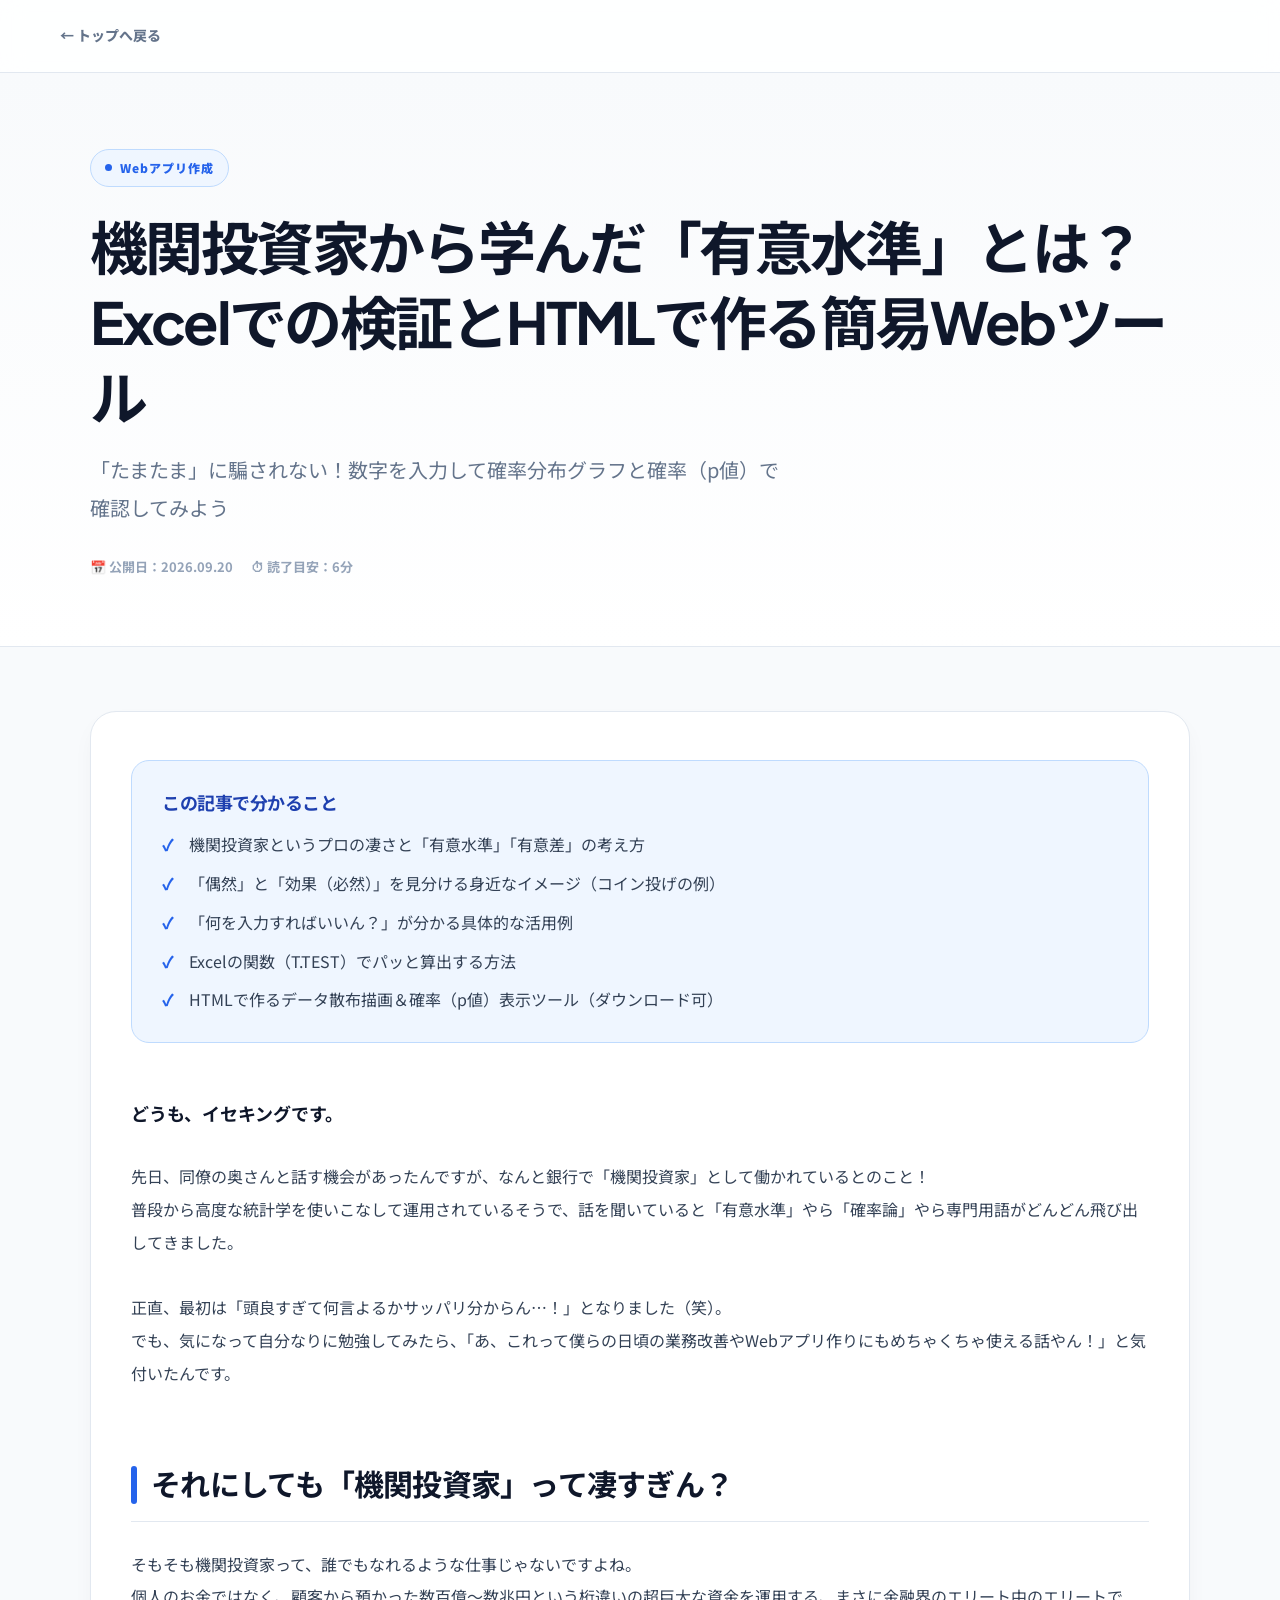
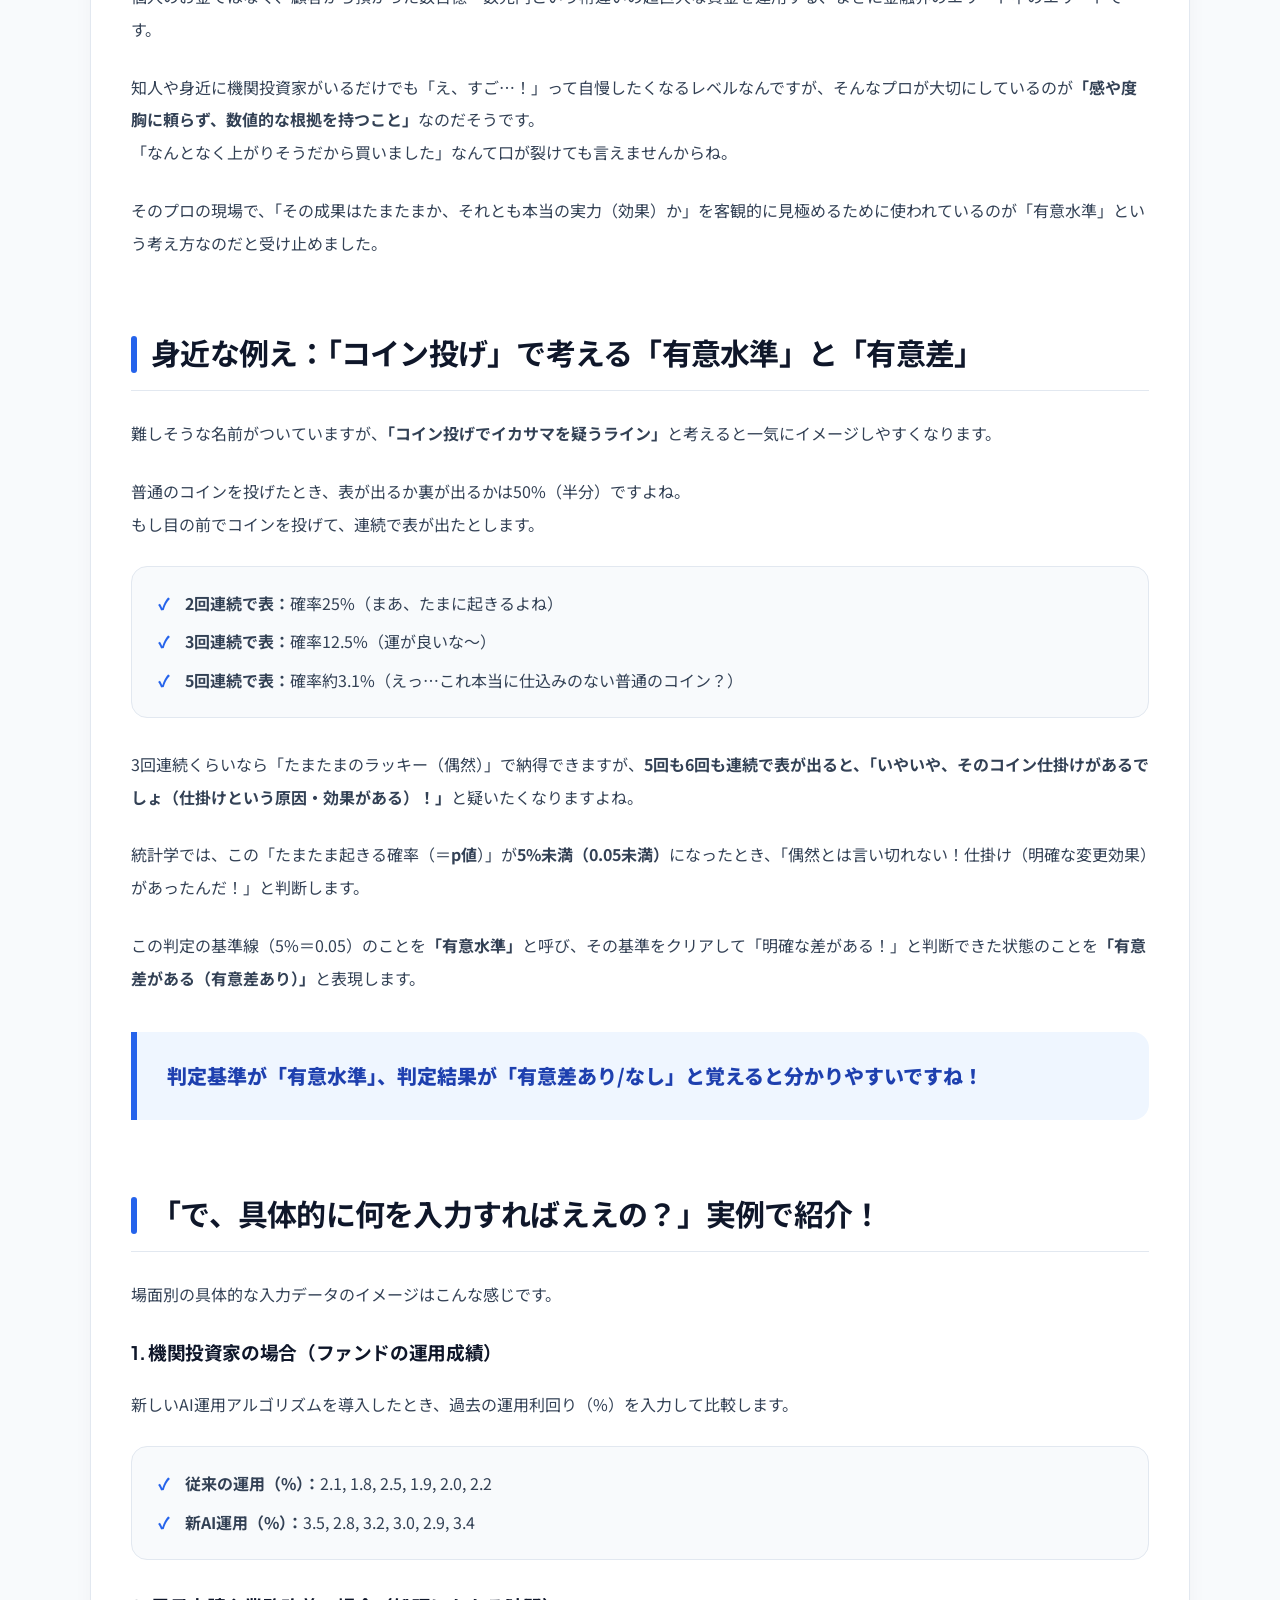
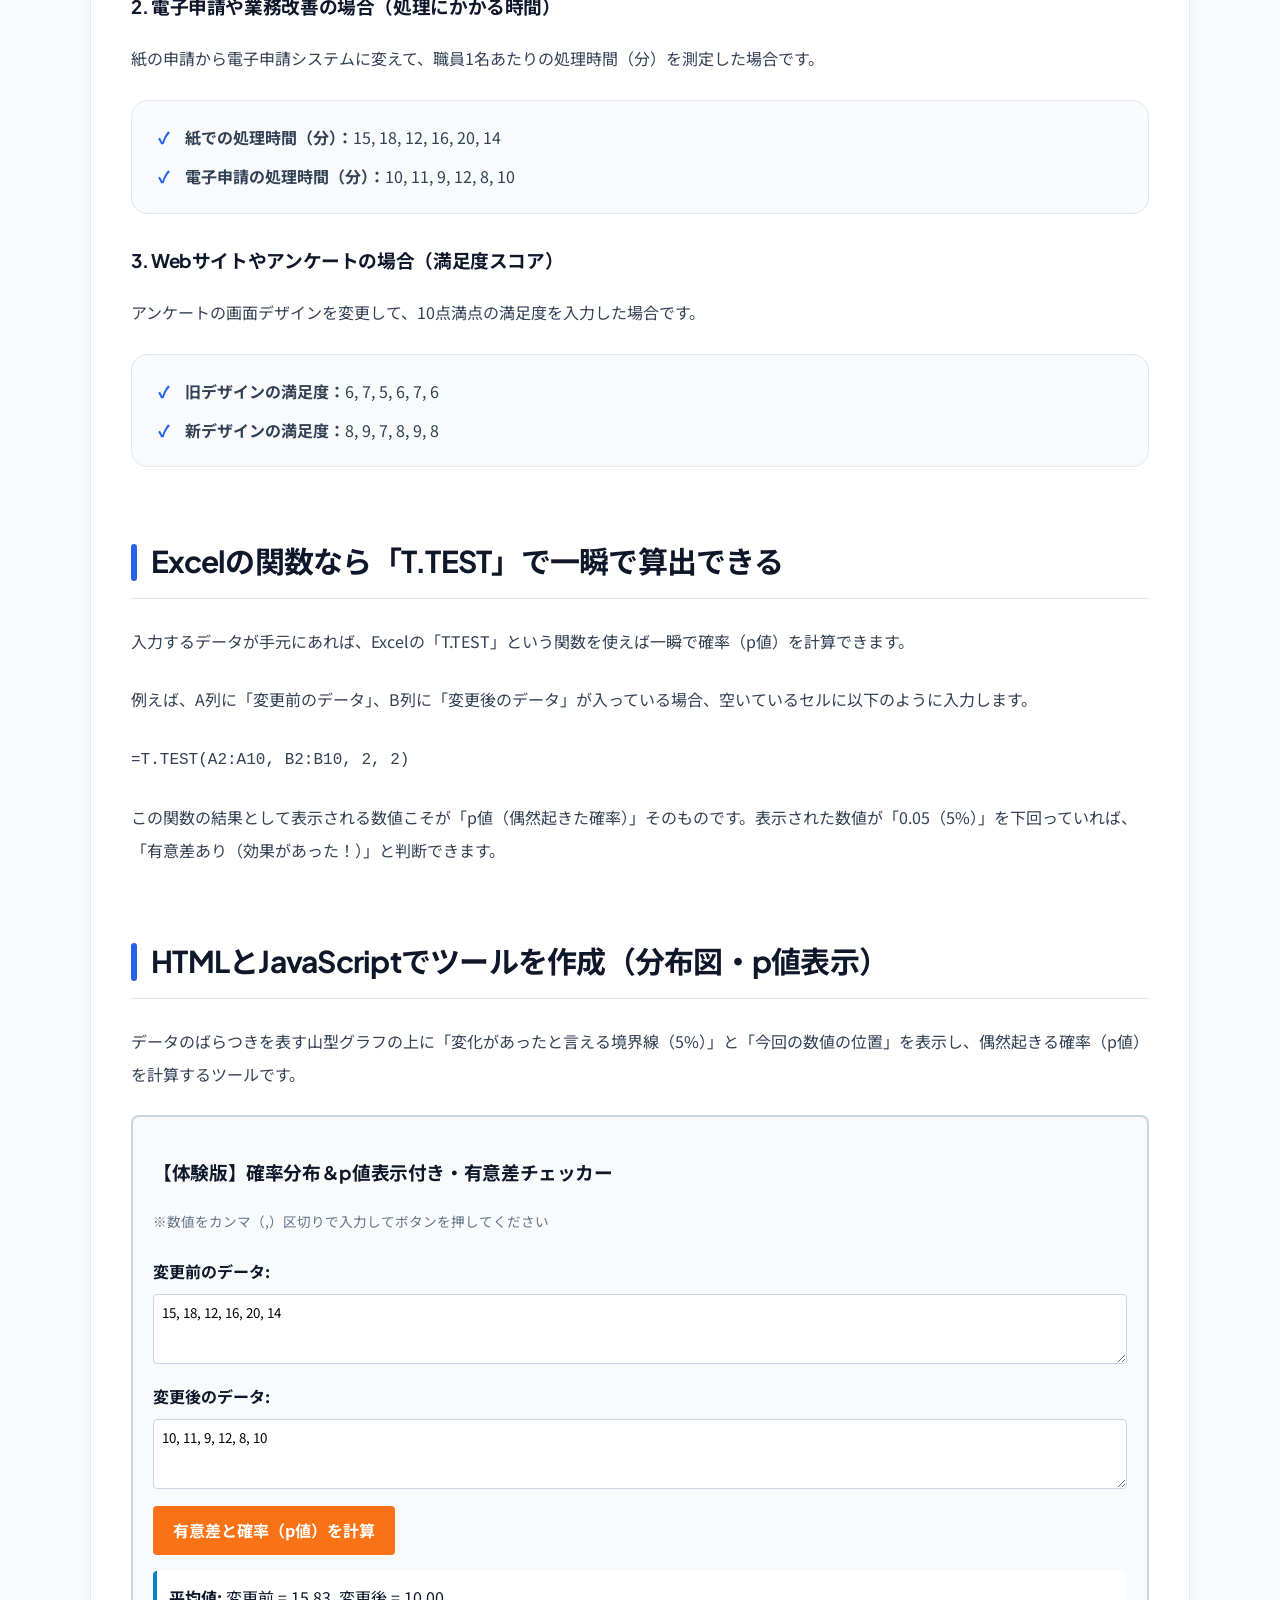
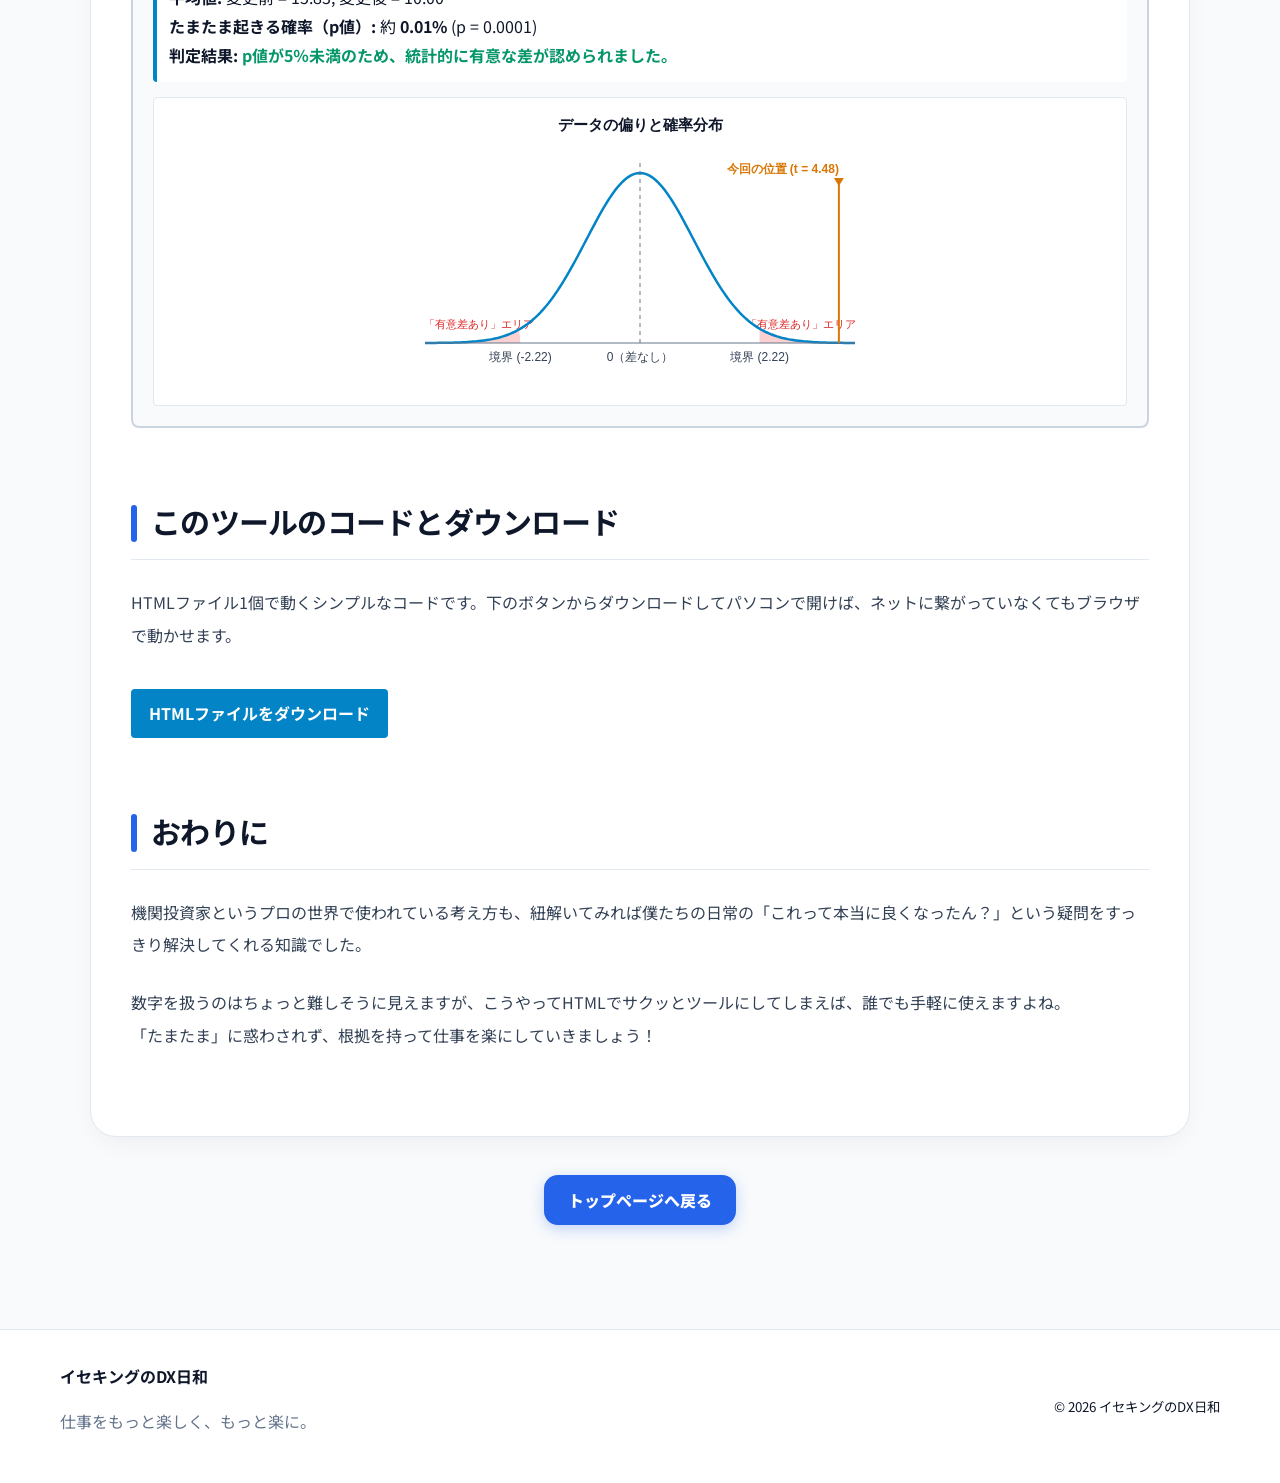
<file: articles/significance-level-excel-html.html>
<!DOCTYPE html>
<html lang="ja">
<head>
  <meta charset="UTF-8">
  <meta name="viewport" content="width=device-width, initial-scale=1.0">
  <meta name="description" content="同僚の奥さん（プロの機関投資家）から聞いた「有意水準」の話。Excelでの関数表現や、確率分布グラフ付き簡易Webツールの作り方まで分かりやすく紹介します。">
  <meta name="theme-color" content="#f97316">
  <title>機関投資家から学んだ「有意水準」とは？Excelでの検証とHTMLで作る簡易Webツール | イセキングのDX日和</title>
  <link rel="icon" href="../favicon.svg" type="image/svg+xml">
  <link rel="stylesheet" href="../css/style.css">
  <link rel="stylesheet" href="../css/article.css">
  <style>
    .tool-box {
      background: #f8fafc;
      border: 2px solid #cbd5e1;
      border-radius: 8px;
      padding: 20px;
      margin: 24px 0;
    }
    .tool-box label {
      display: block;
      margin-bottom: 8px;
      font-weight: bold;
    }
    .tool-box textarea {
      width: 100%;
      height: 70px;
      padding: 8px;
      border: 1px solid #cbd5e1;
      border-radius: 4px;
      box-sizing: border-box;
      font-family: inherit;
    }
    .tool-btn {
      background: #f97316;
      color: #fff;
      border: none;
      padding: 10px 20px;
      border-radius: 4px;
      cursor: pointer;
      font-weight: bold;
      margin-top: 10px;
    }
    .tool-btn:hover {
      background: #ea580c;
    }
    .tool-result {
      margin-top: 16px;
      padding: 12px;
      background: #fff;
      border-left: 4px solid #0284c7;
      border-radius: 4px;
    }
    .chart-container {
      margin-top: 15px;
      background: #fff;
      padding: 10px;
      border: 1px solid #e2e8f0;
      border-radius: 4px;
      text-align: center;
    }
    canvas {
      max-width: 100%;
      height: auto;
    }
    .dl-btn {
      display: inline-block;
      background: #0284c7;
      color: #fff;
      padding: 10px 18px;
      border-radius: 4px;
      text-decoration: none;
      font-weight: bold;
      margin-top: 12px;
    }
    .dl-btn:hover {
      background: #0369a1;
    }
  </style>
</head>
<body class="article-page">
  <a class="skip-link" href="#article-main">本文へ移動</a>

  <header class="site-header article-header">
    <div class="container">
      <a class="article-back" href="../index.html">← トップへ戻る</a>
    </div>
  </header>

  <main id="article-main">
    <section class="article-hero">
      <div class="article-hero-inner">
        <span class="article-category">Webアプリ作成</span>
        <h1>機関投資家から学んだ「有意水準」とは？<br>Excelでの検証とHTMLで作る簡易Webツール</h1>
        <p class="article-subtitle">「たまたま」に騙されない！数字を入力して確率分布グラフと確率（p値）で確認してみよう</p>
        <div class="article-meta">
          <span>📅 公開日：2026.09.20</span>
          <span>⏱ 読了目安：6分</span>
        </div>
      </div>
    </section>

    <div class="article-layout">
      <article class="article-content">
        <section class="article-summary" aria-labelledby="summary-title">
          <h2 id="summary-title">この記事で分かること</h2>
          <ul>
            <li>機関投資家というプロの凄さと「有意水準」「有意差」の考え方</li>
            <li>「偶然」と「効果（必然）」を見分ける身近なイメージ（コイン投げの例）</li>
            <li>「何を入力すればいいん？」が分かる具体的な活用例</li>
            <li>Excelの関数（T.TEST）でパッと算出する方法</li>
            <li>HTMLで作るデータ散布描画＆確率（p値）表示ツール（ダウンロード可）</li>
          </ul>
        </section>

        <p>どうも、イセキングです。</p>

        <p>先日、同僚の奥さんと話す機会があったんですが、なんと銀行で「機関投資家」として働かれているとのこと！<br/>
        普段から高度な統計学を使いこなして運用されているそうで、話を聞いていると「有意水準」やら「確率論」やら専門用語がどんどん飛び出してきました。<br/><br/>
        正直、最初は「頭良すぎて何言よるかサッパリ分からん…！」となりました（笑）。<br/>
        でも、気になって自分なりに勉強してみたら、「あ、これって僕らの日頃の業務改善やWebアプリ作りにもめちゃくちゃ使える話やん！」と気付いたんです。</p>

        <h2>それにしても「機関投資家」って凄すぎん？</h2>
        <p>そもそも機関投資家って、誰でもなれるような仕事じゃないですよね。<br/>
        個人のお金ではなく、顧客から預かった数百億〜数兆円という桁違いの超巨大な資金を運用する、まさに金融界のエリート中のエリートです。</p>

        <p>知人や身近に機関投資家がいるだけでも「え、すご…！」って自慢したくなるレベルなんですが、そんなプロが大切にしているのが<b>「感や度胸に頼らず、数値的な根拠を持つこと」</b>なのだそうです。<br/>
        「なんとなく上がりそうだから買いました」なんて口が裂けても言えませんからね。</p>

        <p>そのプロの現場で、「その成果はたまたまか、それとも本当の実力（効果）か」を客観的に見極めるために使われているのが「有意水準」という考え方なのだと受け止めました。</p>

        <h2>身近な例え：「コイン投げ」で考える「有意水準」と「有意差」</h2>
        <p>難しそうな名前がついていますが、<b>「コイン投げでイカサマを疑うライン」</b>と考えると一気にイメージしやすくなります。</p>

        <p>普通のコインを投げたとき、表が出るか裏が出るかは50%（半分）ですよね。<br/>
        もし目の前でコインを投げて、連続で表が出たとします。</p>

        <ul>
          <li><b>2回連続で表：</b>確率25%（まあ、たまに起きるよね）</li>
          <li><b>3回連続で表：</b>確率12.5%（運が良いな〜）</li>
          <li><b>5回連続で表：</b>確率約3.1%（えっ…これ本当に仕込みのない普通のコイン？）</li>
        </ul>

        <p>3回連続くらいなら「たまたまのラッキー（偶然）」で納得できますが、<b>5回も6回も連続で表が出ると、「いやいや、そのコイン仕掛けがあるでしょ（仕掛けという原因・効果がある）！」</b>と疑いたくなりますよね。</p>

        <p>統計学では、この「たまたま起きる確率（＝<b>p値</b>）」が<b>5%未満（0.05未満）</b>になったとき、「偶然とは言い切れない！仕掛け（明確な変更効果）があったんだ！」と判断します。</p>

        <p>この判定の基準線（5%＝0.05）のことを<b>「有意水準」</b>と呼び、その基準をクリアして「明確な差がある！」と判断できた状態のことを<b>「有意差がある（有意差あり）」</b>と表現します。</p>

        <div class="point-box">
          判定基準が「有意水準」、判定結果が「有意差あり/なし」と覚えると分かりやすいですね！
        </div>

        <h2>「で、具体的に何を入力すればええの？」実例で紹介！</h2>
        <p>場面別の具体的な入力データのイメージはこんな感じです。</p>

        <h3>1. 機関投資家の場合（ファンドの運用成績）</h3>
        <p>新しいAI運用アルゴリズムを導入したとき、過去の運用利回り（%）を入力して比較します。</p>
        <ul>
          <li><b>従来の運用（%）：</b>2.1, 1.8, 2.5, 1.9, 2.0, 2.2</li>
          <li><b>新AI運用（%）：</b>3.5, 2.8, 3.2, 3.0, 2.9, 3.4</li>
        </ul>

        <h3>2. 電子申請や業務改善の場合（処理にかかる時間）</h3>
        <p>紙の申請から電子申請システムに変えて、職員1名あたりの処理時間（分）を測定した場合です。</p>
        <ul>
          <li><b>紙での処理時間（分）：</b>15, 18, 12, 16, 20, 14</li>
          <li><b>電子申請の処理時間（分）：</b>10, 11, 9, 12, 8, 10</li>
        </ul>

        <h3>3. Webサイトやアンケートの場合（満足度スコア）</h3>
        <p>アンケートの画面デザインを変更して、10点満点の満足度を入力した場合です。</p>
        <ul>
          <li><b>旧デザインの満足度：</b>6, 7, 5, 6, 7, 6</li>
          <li><b>新デザインの満足度：</b>8, 9, 7, 8, 9, 8</li>
        </ul>

        <h2>Excelの関数なら「T.TEST」で一瞬で算出できる</h2>
        <p>入力するデータが手元にあれば、Excelの「T.TEST」という関数を使えば一瞬で確率（p値）を計算できます。</p>

        <p>例えば、A列に「変更前のデータ」、B列に「変更後のデータ」が入っている場合、空いているセルに以下のように入力します。</p>

        <p><code>=T.TEST(A2:A10, B2:B10, 2, 2)</code></p>

        <p>この関数の結果として表示される数値こそが「p値（偶然起きた確率）」そのものです。表示された数値が「0.05（5%）」を下回っていれば、「有意差あり（効果があった！）」と判断できます。</p>


        <h2>HTMLとJavaScriptでツールを作成（分布図・p値表示）</h2>
        <p>データのばらつきを表す山型グラフの上に「変化があったと言える境界線（5%）」と「今回の数値の位置」を表示し、偶然起きる確率（p値）を計算するツールです。</p>

        <!-- ツール本体 -->
        <div class="tool-box">
          <h3>【体験版】確率分布＆p値表示付き・有意差チェッカー</h3>
          <p style="font-size:0.85rem; color:#64748b;">※数値をカンマ（,）区切りで入力してボタンを押してください</p>

          <label>変更前のデータ:</label>
          <textarea id="dataA">15, 18, 12, 16, 20, 14</textarea>

          <label style="margin-top:10px;">変更後のデータ:</label>
          <textarea id="dataB">10, 11, 9, 12, 8, 10</textarea>

          <button type="button" class="tool-btn" onclick="runTTTest()">有意差と確率（p値）を計算</button>

          <div id="toolResult" class="tool-result">
            ここに判定結果と確率（p値）が表示されます。
          </div>

          <div class="chart-container">
            <canvas id="resultChart" width="500" height="280"></canvas>
          </div>
        </div>

        <h2>このツールのコードとダウンロード</h2>
        <p>HTMLファイル1個で動くシンプルなコードです。下のボタンからダウンロードしてパソコンで開けば、ネットに繋がっていなくてもブラウザで動かせます。</p>

        <a id="downloadBtn" class="dl-btn" href="#" download="significance-checker.html">HTMLファイルをダウンロード</a>

        <h2>おわりに</h2>
        <p>機関投資家というプロの世界で使われている考え方も、紐解いてみれば僕たちの日常の「これって本当に良くなったん？」という疑問をすっきり解決してくれる知識でした。</p>

        <p>数字を扱うのはちょっと難しそうに見えますが、こうやってHTMLでサクッとツールにしてしまえば、誰でも手軽に使えますよね。<br/>
        「たまたま」に惑わされず、根拠を持って仕事を楽にしていきましょう！</p>

      </article>

      <nav class="article-footer-nav" aria-label="記事下部ナビゲーション">
        <a class="article-home-button" href="../index.html">トップページへ戻る</a>
      </nav>
    </div>
  </main>

  <footer>
    <div class="container footer-inner">
      <div>
        <strong>イセキングのDX日和</strong>
        <p>仕事をもっと楽しく、もっと楽に。</p>
      </div>
      <small>© 2026 イセキングのDX日和</small>
    </div>
  </footer>

  <script>
// 自由度(df)から有意水準5%（両側）のt分布臨界値を概算する関数
function getCriticalT(df) {
  if (!df || df <= 0) return 1.96;
  return 1.96 + (2.38 / df) + (2.62 / (df * df));
}

function drawDistributionChart(tValue, df) {
  const canvas = document.getElementById('resultChart');
  if (!canvas || !canvas.getContext) return;
  const ctx = canvas.getContext('2d');
  
  const width = canvas.width;
  const height = canvas.height;
  ctx.clearRect(0, 0, width, height);

  // 自由度に応じた境界値（臨界値）を算出
  const criticalT = getCriticalT(df);

  // 上部マージンを広げて重なりを防止
  const margin = { top: 55, right: 35, bottom: 45, left: 35 };
  const plotWidth = width - margin.left - margin.right;
  const plotHeight = height - margin.top - margin.bottom;
  const zeroX = margin.left + plotWidth / 2;
  const basey = margin.top + plotHeight;

  // X軸範囲 (-4 〜 +4)
  const xMin = -4, xMax = 4;
  const toCanvasX = (x) => margin.left + ((x - xMin) / (xMax - xMin)) * plotWidth;

  // 標準正規分布関数
  const pdf = (x) => (1 / Math.sqrt(2 * Math.PI)) * Math.exp(-0.5 * x * x);
  const maxY = pdf(0);
  const toCanvasY = (y) => basey - (y / maxY) * (plotHeight - 10);

  // 1. メインタイトルの描画
  ctx.fillStyle = '#0f172a';
  ctx.font = 'bold 15px sans-serif';
  ctx.textAlign = 'center';
  ctx.fillText('データの偏りと確率分布', width / 2, 22);

  // 2. 5%境界エリアの塗りつぶし（臨界値 criticalT を使用）
  ctx.fillStyle = 'rgba(239, 68, 68, 0.25)';

  // 左側エリア (-4 ～ -criticalT)
  ctx.beginPath();
  ctx.moveTo(toCanvasX(-4), basey);
  for (let x = -4; x <= -criticalT; x += 0.05) {
    ctx.lineTo(toCanvasX(x), toCanvasY(pdf(x)));
  }
  ctx.lineTo(toCanvasX(-criticalT), basey);
  ctx.closePath();
  ctx.fill();

  // 右側エリア (criticalT ～ 4)
  ctx.beginPath();
  ctx.moveTo(toCanvasX(criticalT), basey);
  for (let x = criticalT; x <= 4; x += 0.05) {
    ctx.lineTo(toCanvasX(x), toCanvasY(pdf(x)));
  }
  ctx.lineTo(toCanvasX(4), basey);
  ctx.closePath();
  ctx.fill();

  // エリアのラベル
  ctx.fillStyle = '#dc2626';
  ctx.font = '11px sans-serif';
  ctx.textAlign = 'center';
  ctx.fillText('「有意差あり」エリア', toCanvasX(-3.0), basey - 15);
  ctx.fillText('「有意差あり」エリア', toCanvasX(3.0), basey - 15);

  // 3. 山型曲線の描画
  ctx.beginPath();
  ctx.strokeStyle = '#0284c7';
  ctx.lineWidth = 2.5;
  for (let x = -4; x <= 4; x += 0.05) {
    const cx = toCanvasX(x);
    const cy = toCanvasY(pdf(x));
    if (x === -4) ctx.moveTo(cx, cy);
    else ctx.lineTo(cx, cy);
  }
  ctx.stroke();

  // 4. X軸と中央破線 (0)
  ctx.beginPath();
  ctx.strokeStyle = '#64748b';
  ctx.lineWidth = 1;
  ctx.moveTo(margin.left, basey);
  ctx.lineTo(width - margin.right, basey);
  ctx.stroke();

  ctx.setLineDash([4, 4]);
  ctx.beginPath();
  ctx.moveTo(zeroX, margin.top);
  ctx.lineTo(zeroX, basey);
  ctx.stroke();
  ctx.setLineDash([]); // リセット

  ctx.fillStyle = '#334155';
  ctx.font = '12px sans-serif';
  ctx.textAlign = 'center';
  ctx.fillText('0（差なし）', zeroX, basey + 18);
  ctx.fillText(`境界 (-${criticalT.toFixed(2)})`, toCanvasX(-criticalT), basey + 18);
  ctx.fillText(`境界 (${criticalT.toFixed(2)})`, toCanvasX(criticalT), basey + 18);

  // 5. 今回のデータ位置を示す矢印とテキスト
  const clampedT = Math.max(-3.7, Math.min(3.7, tValue));
  const tX = toCanvasX(clampedT);
  const arrowStartY = margin.top + 15;

  ctx.strokeStyle = '#d97706';
  ctx.lineWidth = 2;
  ctx.beginPath();
  ctx.moveTo(tX, arrowStartY);
  ctx.lineTo(tX, basey);
  ctx.stroke();

  // ポインター矢印
  ctx.fillStyle = '#d97706';
  ctx.beginPath();
  ctx.moveTo(tX, arrowStartY + 8);
  ctx.lineTo(tX - 5, arrowStartY);
  ctx.lineTo(tX + 5, arrowStartY);
  ctx.closePath();
  ctx.fill();

  ctx.font = 'bold 12px sans-serif';
  if (tX < margin.left + 60) {
    ctx.textAlign = 'left';
  } else if (tX > width - margin.right - 60) {
    ctx.textAlign = 'right';
  } else {
    ctx.textAlign = 'center';
  }
  ctx.fillText(`今回の位置 (t = ${tValue.toFixed(2)})`, tX, arrowStartY - 5);
  ctx.textAlign = 'left';
}

    function getPValue(t, df) {
      let t_stat = Math.abs(t);
      let p_approx = Math.exp(-0.717 * t_stat - 0.416 * t_stat * t_stat); 
      if (df > 10) p_approx = Math.exp(-0.5 * t_stat * t_stat);
      return Math.min(Math.max(p_approx, 0.0001), 1.0);
    }

    function runTTTest() {
      const parse = val => val.split(',').map(n => parseFloat(n.trim())).filter(n => !isNaN(n));
      const A = parse(document.getElementById('dataA').value);
      const B = parse(document.getElementById('dataB').value);

      if (A.length < 2 || B.length < 2) {
        alert('変更前・変更後ともに数値を2つ以上入力してください。');
        return;
      }

      const mean = arr => arr.reduce((a, b) => a + b, 0) / arr.length;
      const mA = mean(A);
      const mB = mean(B);

      const variance = arr => {
        const m = mean(arr);
        return arr.reduce((a, b) => a + Math.pow(b - m, 2), 0) / (arr.length - 1);
      };

      const vA = variance(A);
      const vB = variance(B);
      const se = Math.sqrt((vA / A.length) + (vB / B.length));
      const t = (mA - mB) / se;
      const df = A.length + B.length - 2;

      const pValue = getPValue(t, df);
      const pPercent = (pValue * 100).toFixed(2);
      const isSignificant = pValue < 0.05;

      document.getElementById('toolResult').innerHTML = 
        `<strong>平均値:</strong> 変更前 = ${mA.toFixed(2)}, 変更後 = ${mB.toFixed(2)}<br>` +
        `<strong>たまたま起きる確率（p値）:</strong> 約 <strong>${pPercent}%</strong> (p = ${pValue.toFixed(4)})<br>` +
        `<strong>判定結果:</strong> ${isSignificant ? '<span style="color:#059669; font-weight:bold;">p値が5％未満のため、統計的に有意な差が認められました。</span>' : '<span style="color:#d97706; font-weight:bold;">p値が5％以上のため、統計的に有意な差は認められませんでした。</span>'}`;

      drawDistributionChart(t, df);
    }

    document.addEventListener('DOMContentLoaded', () => {
      runTTTest();

      const htmlContent = `<!DOCTYPE html>
<html lang="ja">
<head>
  <meta charset="UTF-8">
  <title>簡易有意差チェッカー（確率分布グラフ付き）</title>
  <style>
    body { font-family: sans-serif; padding: 20px; max-width: 600px; margin: auto; line-height: 1.6; }
    textarea { width: 100%; height: 60px; margin-bottom: 10px; }
    button { background: #f97316; color: #fff; border: none; padding: 10px 20px; cursor: pointer; border-radius: 4px; font-weight: bold; }
    .result { margin-top: 15px; padding: 12px; background: #e0f2fe; border-radius: 4px; }
    .chart { text-align: center; margin-top: 15px; }
  </style>
</head>
<body>
  <h2>簡易・有意差チェッカー（確率分布・p値付き）</h2>
  <label>変更前のデータ（カンマ区切り）:</label>
  <textarea id="a">15, 18, 12, 16, 20, 14</textarea>
  <label>変更後のデータ（カンマ区切り）:</label>
  <textarea id="b">10, 11, 9, 12, 8, 10</textarea>

  <button onclick="calc()">判定と確率を計算</button>
  <div id="res" class="result">結果がここに表示されます</div>
  <div class="chart"><canvas id="c" width="500" height="280"></canvas></div>

  <script>
    function getPValue(t, df) {
      let t_stat = Math.abs(t);
      let p_approx = Math.exp(-0.717 * t_stat - 0.416 * t_stat * t_stat); 
      if (df > 10) p_approx = Math.exp(-0.5 * t_stat * t_stat);
      return Math.min(Math.max(p_approx, 0.0001), 1.0);
    }

    function drawChart(tValue) {
      const cvs = document.getElementById('c'), ctx = cvs.getContext('2d');
      const width = cvs.width, height = cvs.height;
      ctx.clearRect(0, 0, width, height);

      const margin = { top: 55, right: 35, bottom: 45, left: 35 };
      const plotWidth = width - margin.left - margin.right;
      const plotHeight = height - margin.top - margin.bottom;
      const zeroX = margin.left + plotWidth / 2;
      const basey = margin.top + plotHeight;

      const toCanvasX = (x) => margin.left + ((x - (-4)) / 8) * plotWidth;
      const pdf = (x) => (1 / Math.sqrt(2 * Math.PI)) * Math.exp(-0.5 * x * x);
      const toCanvasY = (y) => basey - (y / pdf(0)) * (plotHeight - 10);

      ctx.fillStyle = '#0f172a'; ctx.font = 'bold 15px sans-serif'; ctx.textAlign = 'center';
      ctx.fillText('p値と確率分布（t分布）', width / 2, 22);

      ctx.fillStyle = 'rgba(239, 68, 68, 0.25)';
      ctx.beginPath(); ctx.moveTo(toCanvasX(-4), basey);
      for (let x = -4; x <= -1.96; x += 0.05) ctx.lineTo(toCanvasX(x), toCanvasY(pdf(x)));
      ctx.lineTo(toCanvasX(-1.96), basey); ctx.closePath(); ctx.fill();

      ctx.beginPath(); ctx.moveTo(toCanvasX(1.96), basey);
      for (let x = 1.96; x <= 4; x += 0.05) ctx.lineTo(toCanvasX(x), toCanvasY(pdf(x)));
      ctx.lineTo(toCanvasX(4), basey); ctx.closePath(); ctx.fill();

      ctx.fillStyle = '#dc2626'; ctx.font = '11px sans-serif'; ctx.textAlign = 'center';
      ctx.fillText('棄却域(5%)', toCanvasX(-2.8), basey - 15);
      ctx.fillText('棄却域(5%)', toCanvasX(2.8), basey - 15);

      ctx.beginPath(); ctx.strokeStyle = '#0284c7'; ctx.lineWidth = 2.5;
      for (let x = -4; x <= 4; x += 0.05) {
        const cx = toCanvasX(x), cy = toCanvasY(pdf(x));
        if (x === -4) ctx.moveTo(cx, cy); else ctx.lineTo(cx, cy);
      }
      ctx.stroke();

      ctx.beginPath(); ctx.strokeStyle = '#64748b'; ctx.lineWidth = 1;
      ctx.moveTo(margin.left, basey); ctx.lineTo(width - margin.right, basey); ctx.stroke();

      ctx.setLineDash([4, 4]); ctx.beginPath();
      ctx.moveTo(zeroX, margin.top); ctx.lineTo(zeroX, basey); ctx.stroke(); ctx.setLineDash([]);

      ctx.fillStyle = '#334155'; ctx.font = '12px sans-serif'; ctx.textAlign = 'center';
      ctx.fillText('0', zeroX, basey + 18);
      ctx.fillText('-1.96', toCanvasX(-1.96), basey + 18);
      ctx.fillText('1.96', toCanvasX(1.96), basey + 18);

      const clampedT = Math.max(-3.7, Math.min(3.7, tValue));
      const tX = toCanvasX(clampedT);
      const arrowStartY = margin.top + 15;

      ctx.strokeStyle = '#d97706'; ctx.lineWidth = 2;
      ctx.beginPath(); ctx.moveTo(tX, arrowStartY); ctx.lineTo(tX, basey); ctx.stroke();

      ctx.fillStyle = '#d97706'; ctx.beginPath();
      ctx.moveTo(tX, arrowStartY + 8); ctx.lineTo(tX - 5, arrowStartY); ctx.lineTo(tX + 5, arrowStartY); ctx.closePath(); ctx.fill();

      ctx.font = 'bold 12px sans-serif';
      if (tX < margin.left + 60) ctx.textAlign = 'left';
      else if (tX > width - margin.right - 60) ctx.textAlign = 'right';
      else ctx.textAlign = 'center';

      ctx.fillText(\`検定統計量 (t = \${tValue.toFixed(2)})\`, tX, arrowStartY - 5);
      ctx.textAlign = 'left';
    }

    function calc() {
      const parse = id => document.getElementById(id).value.split(',').map(Number).filter(n => !isNaN(n));
      const A = parse('a'), B = parse('b');
      if (A.length < 2 || B.length < 2) return alert('数値を2つ以上入力してください');

      const mean = arr => arr.reduce((a, b) => a + b, 0) / arr.length;
      const mA = mean(A), mB = mean(B);

      const variance = arr => {
        const m = mean(arr);
        return arr.reduce((a, b) => a + Math.pow(b - m, 2), 0) / (arr.length - 1);
      };
      const vA = variance(A), vB = variance(B);
      const se = Math.sqrt((vA / A.length) + (vB / B.length));
      const t = (mA - mB) / se;
      const df = A.length + B.length - 2;

      const pValue = getPValue(t, df);
      const pPercent = (pValue * 100).toFixed(2);
      const isSignificant = pValue < 0.05;

      document.getElementById('res').innerHTML = 
        \`<b>平均（前）:</b> \${mA.toFixed(2)} | <b>平均（後）:</b> \${mB.toFixed(2)}<br>\` +
        \`<b>たまたま起きる確率（p値）:</b> 約 <b>\${pPercent}%</b><br>\` +
        \`<b>判定:</b> \${isSignificant ? '【有意差あり】明確な効果と言えます。' : '【有意差なし】誤差の範囲内です。'}\`;

      drawChart(t);
    }
    window.onload = calc;
  <\/script>
</body>
</html>`;

      const blob = new Blob([htmlContent], { type: 'text/html' });
      const url = URL.createObjectURL(blob);
      const dlBtn = document.getElementById('downloadBtn');
      if (dlBtn) {
        dlBtn.href = url;
      }
    });
  </script>
</body>
</html>
</file>
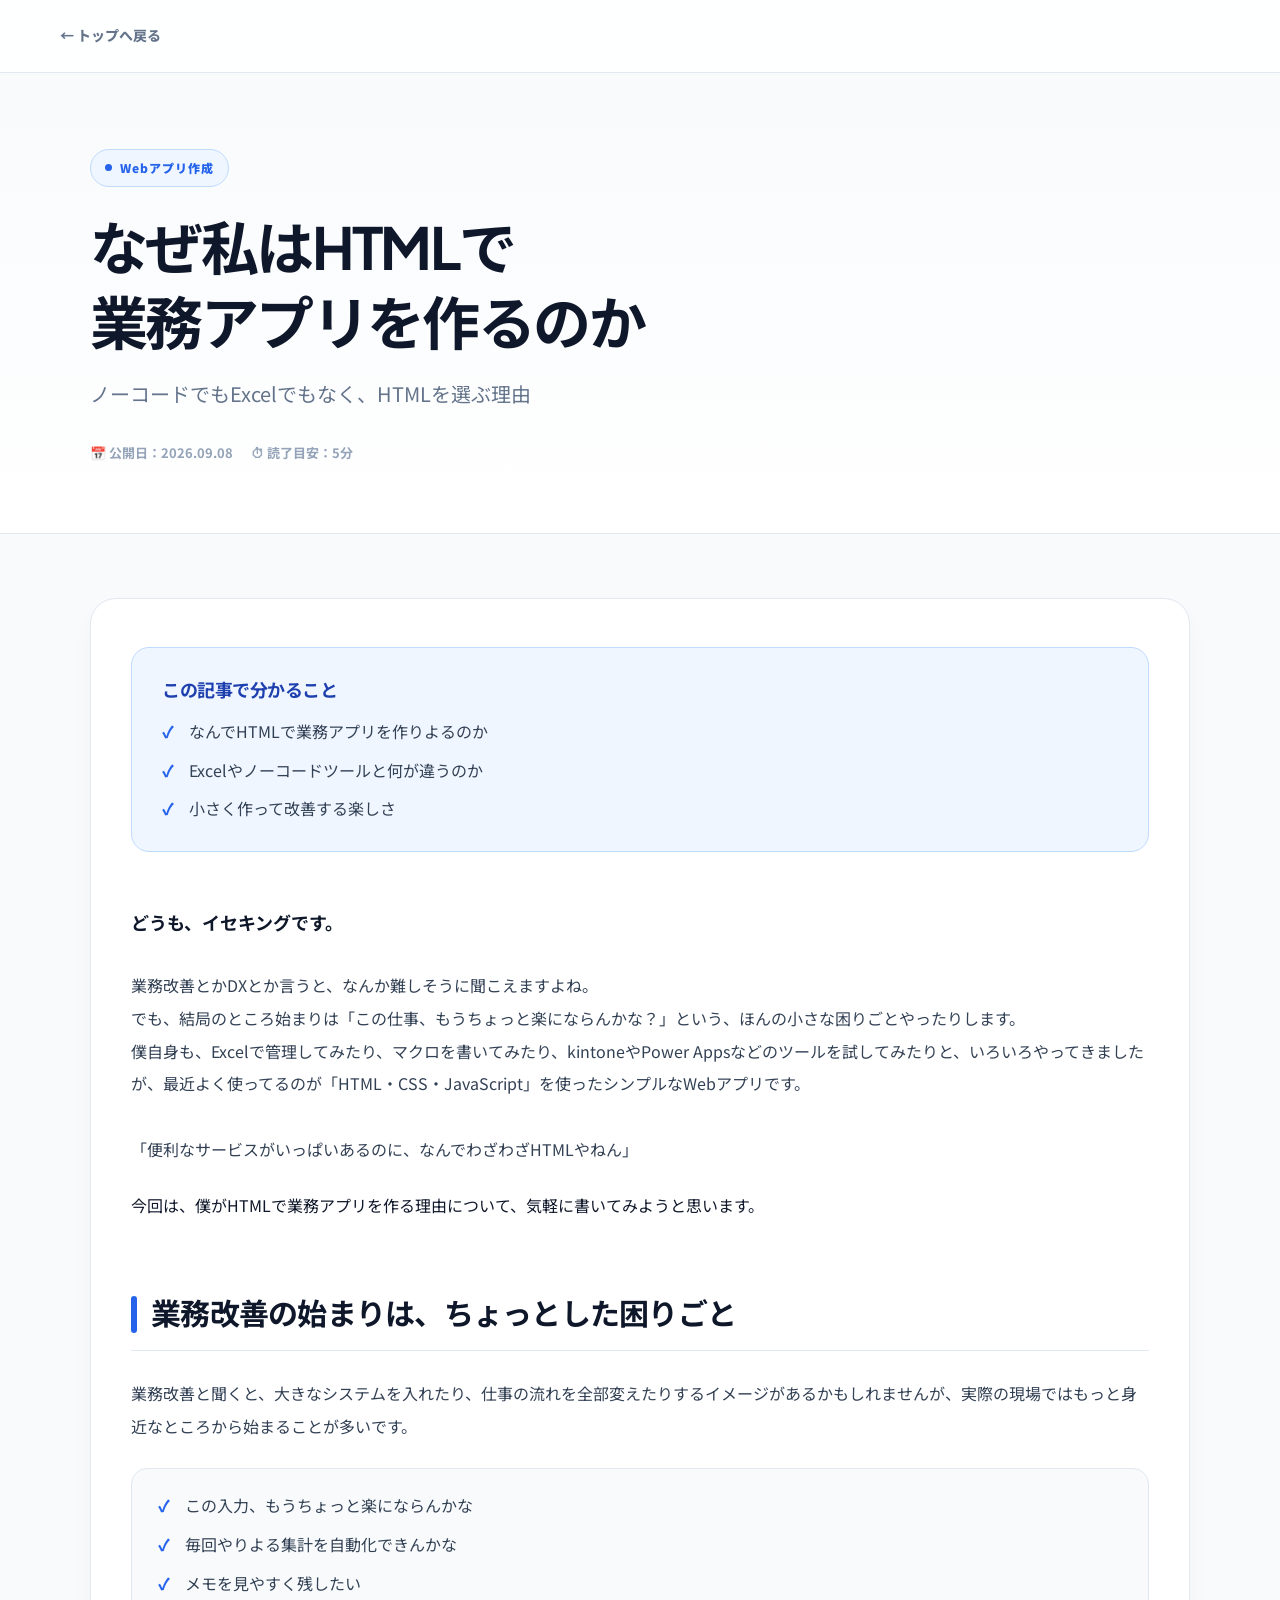
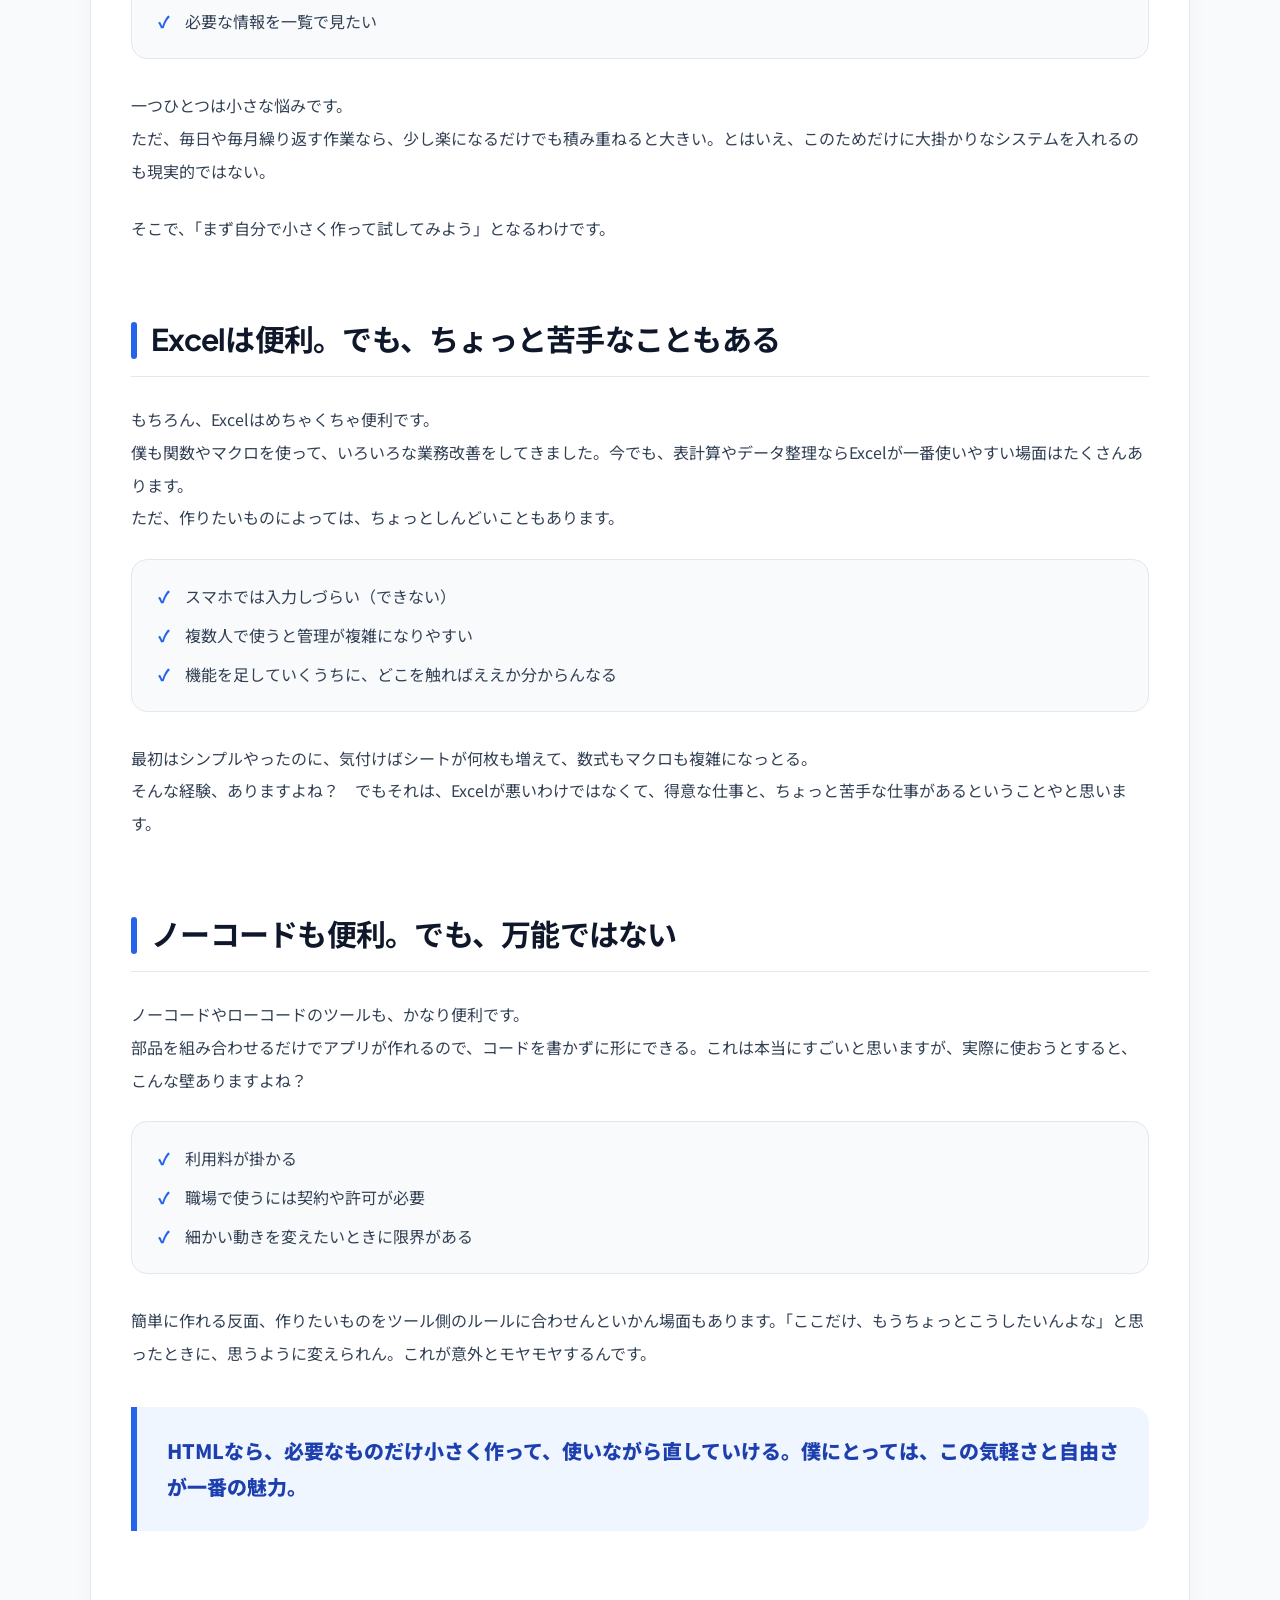
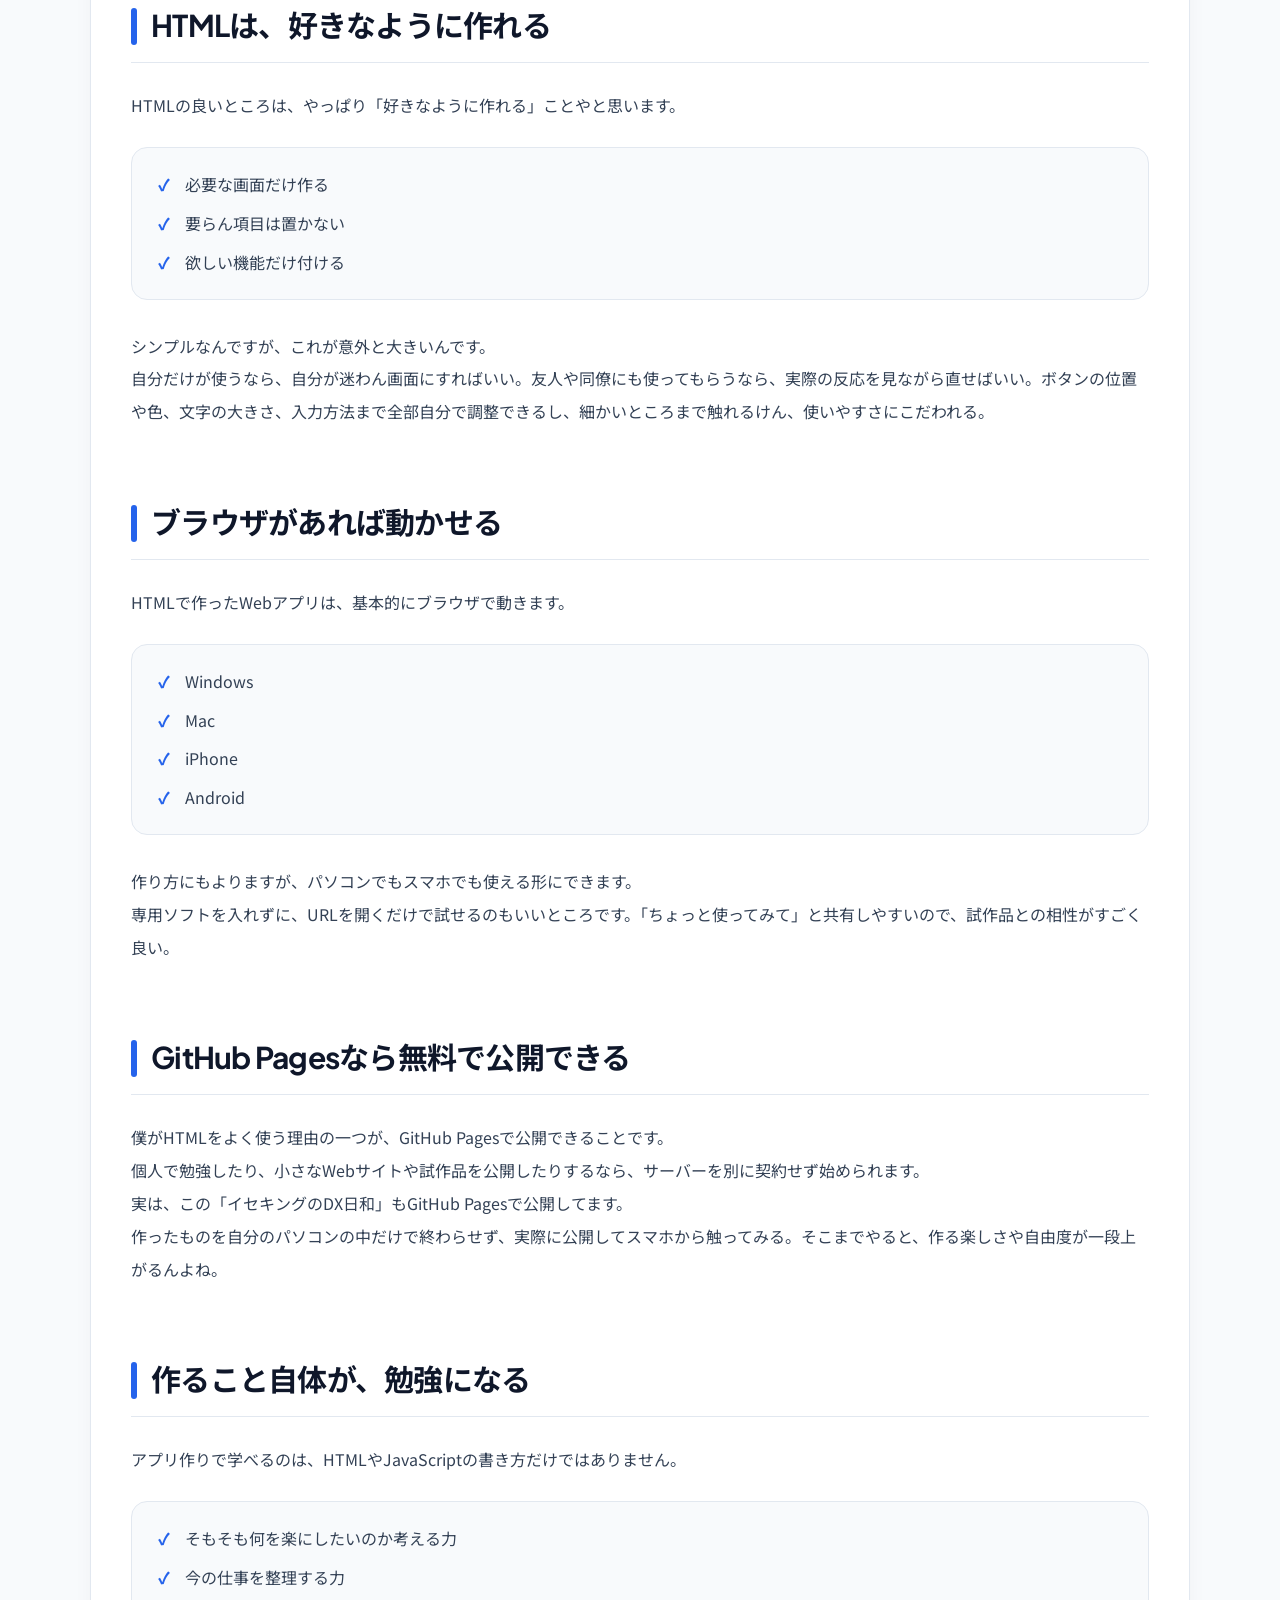
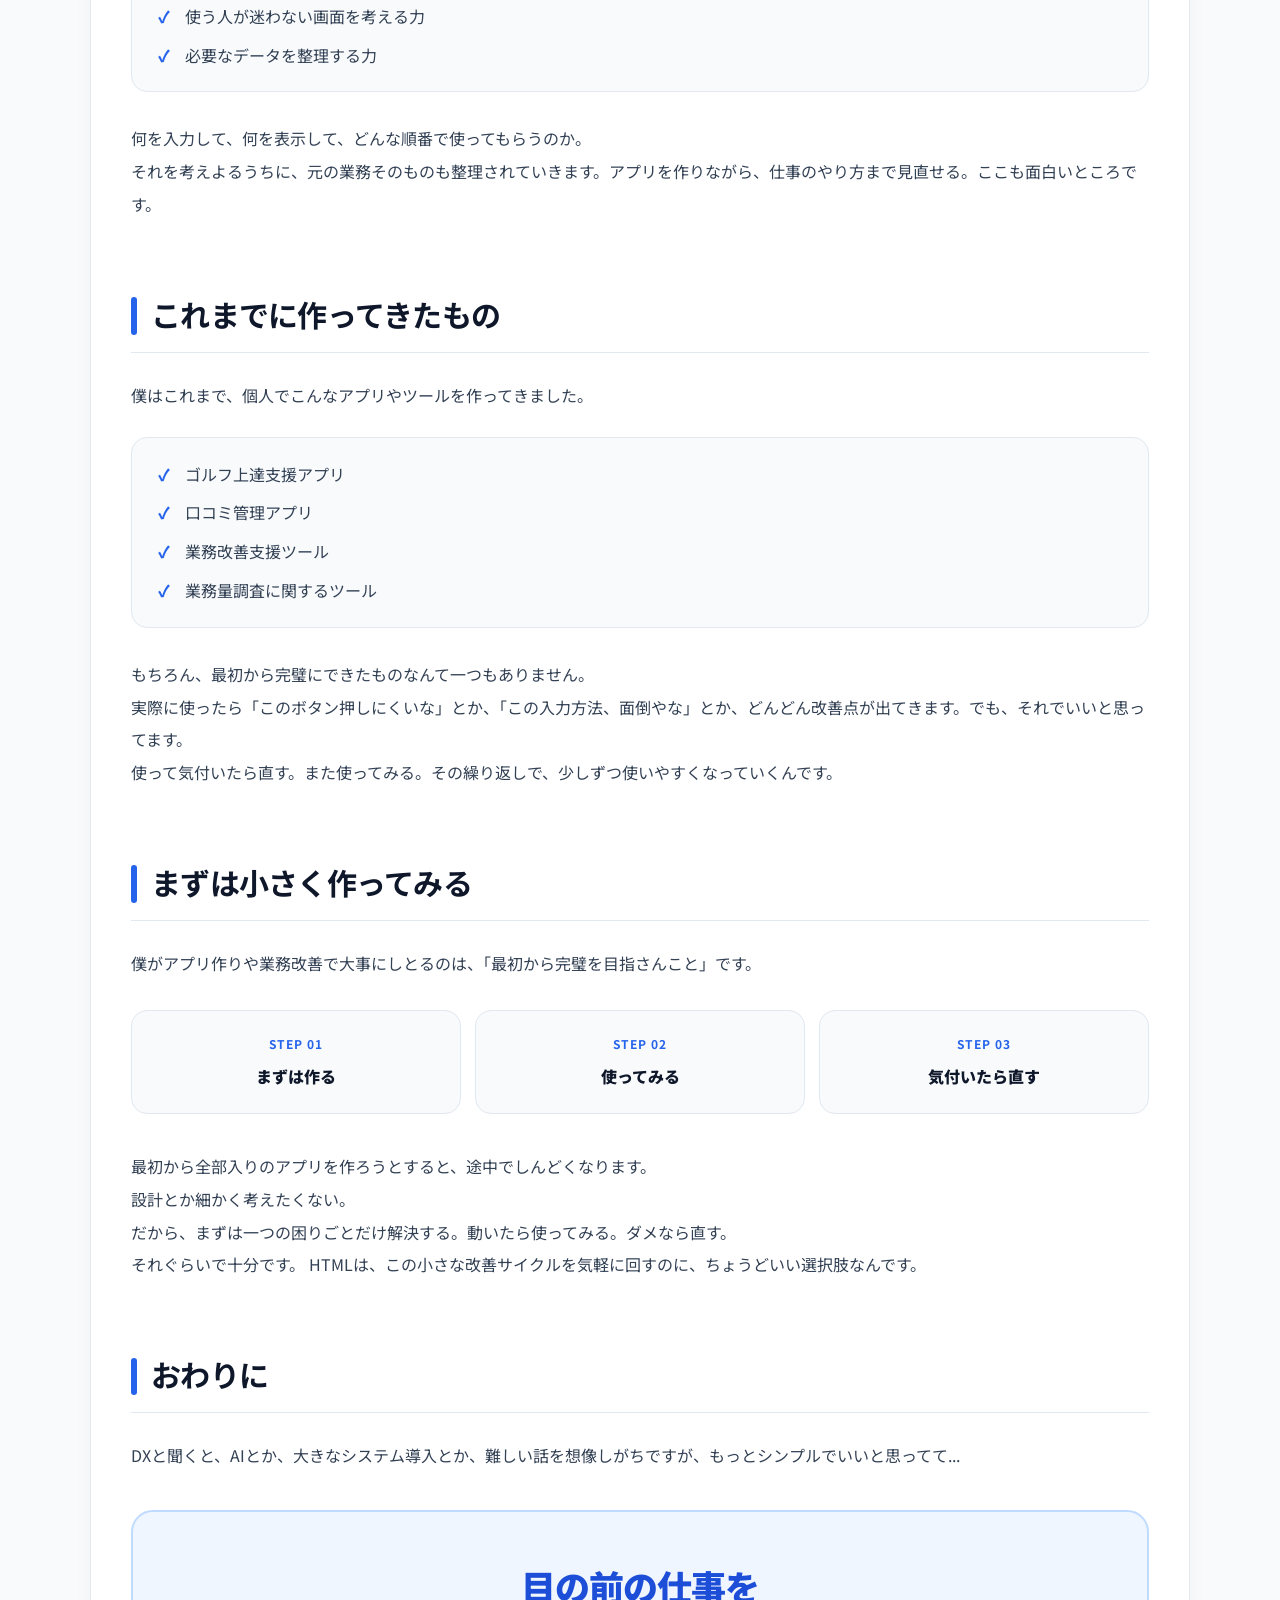
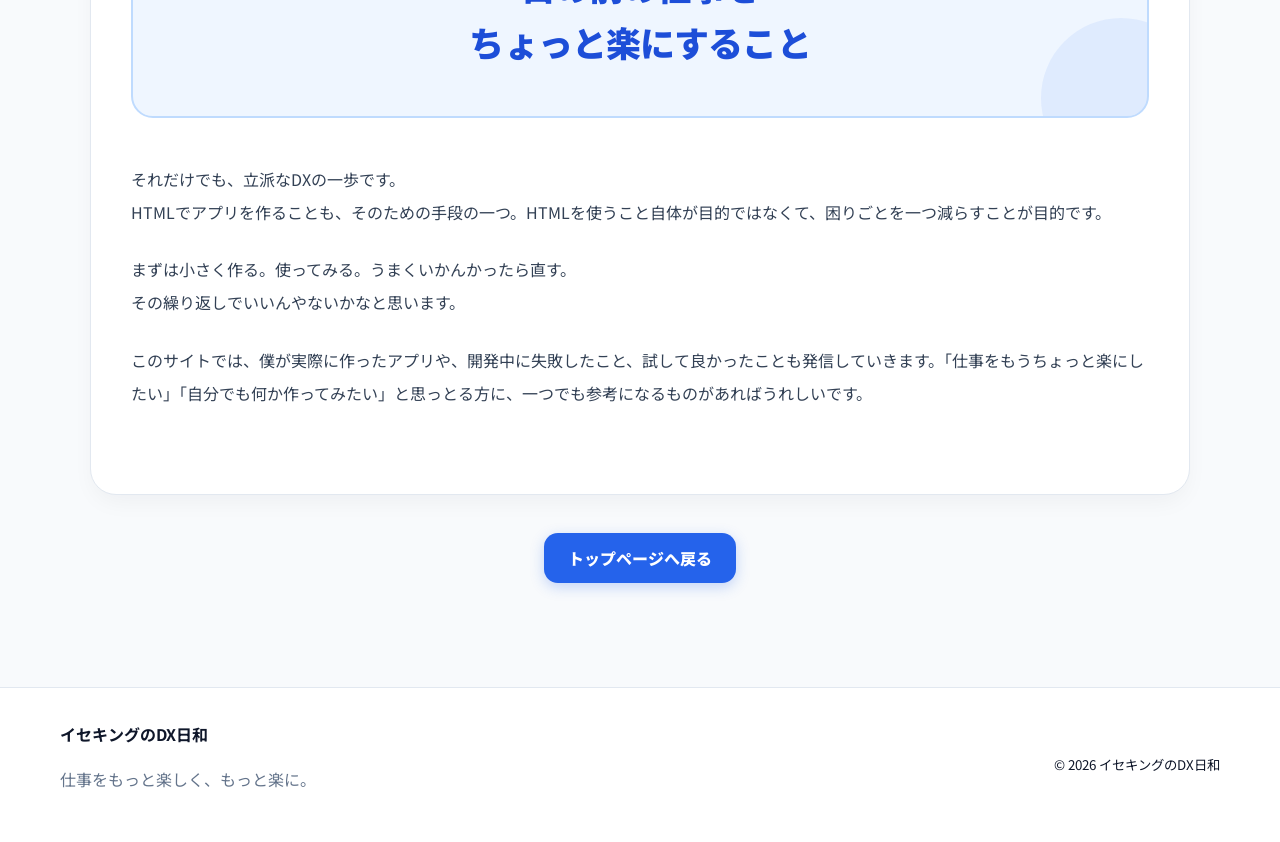
<file: articles/why-html-business-app.html>
<!DOCTYPE html>
<html lang="ja">
<head>
  <meta charset="UTF-8">
  <meta name="viewport" content="width=device-width, initial-scale=1.0">
  <meta name="description" content="ノーコードでもExcelでもなく、なぜHTMLで業務アプリを作るのか。実際にアプリを作りながら感じたHTMLの良さを、伊予弁を交えてフランクに紹介します。">
  <meta name="theme-color" content="#f97316">
  <title>なぜ私はHTMLで業務アプリを作るのか | イセキングのDX日和</title>
  <link rel="icon" href="../favicon.svg" type="image/svg+xml">
  <link rel="stylesheet" href="../css/style.css">
  <link rel="stylesheet" href="../css/article.css">
</head>
<body class="article-page">
  <a class="skip-link" href="#article-main">本文へ移動</a>

  <header class="site-header article-header">
    <div class="container">
      <a class="article-back" href="../index.html">← トップへ戻る</a>
    </div>
  </header>

  <main id="article-main">
    <section class="article-hero">
      <div class="article-hero-inner">
        <span class="article-category">Webアプリ作成</span>
        <h1>なぜ私はHTMLで<br>業務アプリを作るのか</h1>
        <p class="article-subtitle">ノーコードでもExcelでもなく、HTMLを選ぶ理由</p>
        <div class="article-meta">
          <span>📅 公開日：2026.09.08</span>
          <span>⏱ 読了目安：5分</span>
        </div>
      </div>
    </section>

    <div class="article-layout">
      <article class="article-content">
        <section class="article-summary" aria-labelledby="summary-title">
          <h2 id="summary-title">この記事で分かること</h2>
          <ul>
            <li>なんでHTMLで業務アプリを作りよるのか</li>
            <li>Excelやノーコードツールと何が違うのか</li>
            <li>小さく作って改善する楽しさ</li>
          </ul>
        </section>

        <p>どうも、イセキングです。</p>

        <p>業務改善とかDXとか言うと、なんか難しそうに聞こえますよね。<br/>
        でも、結局のところ始まりは「この仕事、もうちょっと楽にならんかな？」という、ほんの小さな困りごとやったりします。<br/>
        僕自身も、Excelで管理してみたり、マクロを書いてみたり、kintoneやPower Appsなどのツールを試してみたりと、いろいろやってきましたが、最近よく使ってるのが「HTML・CSS・JavaScript」を使ったシンプルなWebアプリです。<br/><br/>
        「便利なサービスがいっぱいあるのに、なんでわざわざHTMLやねん」</p>
        今回は、僕がHTMLで業務アプリを作る理由について、気軽に書いてみようと思います。</p>
        <h2>業務改善の始まりは、ちょっとした困りごと</h2>

        <p>業務改善と聞くと、大きなシステムを入れたり、仕事の流れを全部変えたりするイメージがあるかもしれませんが、実際の現場ではもっと身近なところから始まることが多いです。</p>

        <ul>
          <li>この入力、もうちょっと楽にならんかな</li>
          <li>毎回やりよる集計を自動化できんかな</li>
          <li>メモを見やすく残したい</li>
          <li>必要な情報を一覧で見たい</li>
        </ul>

        <p>一つひとつは小さな悩みです。<br/>
        ただ、毎日や毎月繰り返す作業なら、少し楽になるだけでも積み重ねると大きい。とはいえ、このためだけに大掛かりなシステムを入れるのも現実的ではない。</p>

        <p>そこで、「まず自分で小さく作って試してみよう」となるわけです。</p>
        <h2>Excelは便利。でも、ちょっと苦手なこともある</h2>

        <p>もちろん、Excelはめちゃくちゃ便利です。<br/>
        僕も関数やマクロを使って、いろいろな業務改善をしてきました。今でも、表計算やデータ整理ならExcelが一番使いやすい場面はたくさんあります。<br/>

        ただ、作りたいものによっては、ちょっとしんどいこともあります。</p>

        <ul>
          <li>スマホでは入力しづらい（できない）</li>
          <li>複数人で使うと管理が複雑になりやすい</li>
          <li>機能を足していくうちに、どこを触ればええか分からんなる</li>
        </ul>

        <p>最初はシンプルやったのに、気付けばシートが何枚も増えて、数式もマクロも複雑になっとる。<br/>そんな経験、ありますよね？　でもそれは、Excelが悪いわけではなくて、得意な仕事と、ちょっと苦手な仕事があるということやと思います。</p>
        <h2>ノーコードも便利。でも、万能ではない</h2>

        <p>ノーコードやローコードのツールも、かなり便利です。<br/>
        部品を組み合わせるだけでアプリが作れるので、コードを書かずに形にできる。これは本当にすごいと思いますが、実際に使おうとすると、こんな壁ありますよね？</p>

        <ul>
          <li>利用料が掛かる</li>
          <li>職場で使うには契約や許可が必要</li>
          <li>細かい動きを変えたいときに限界がある</li>
        </ul>

        <p>簡単に作れる反面、作りたいものをツール側のルールに合わせんといかん場面もあります。「ここだけ、もうちょっとこうしたいんよな」と思ったときに、思うように変えられん。これが意外とモヤモヤするんです。</p>

        <div class="point-box">
          HTMLなら、必要なものだけ小さく作って、使いながら直していける。僕にとっては、この気軽さと自由さが一番の魅力。
        </div>
        <h2>HTMLは、好きなように作れる</h2>

        <p>HTMLの良いところは、やっぱり「好きなように作れる」ことやと思います。</p>

        <ul>
          <li>必要な画面だけ作る</li>
          <li>要らん項目は置かない</li>
          <li>欲しい機能だけ付ける</li>
        </ul>

        <p>シンプルなんですが、これが意外と大きいんです。<br/>
        自分だけが使うなら、自分が迷わん画面にすればいい。友人や同僚にも使ってもらうなら、実際の反応を見ながら直せばいい。ボタンの位置や色、文字の大きさ、入力方法まで全部自分で調整できるし、細かいところまで触れるけん、使いやすさにこだわれる。</p>
        <h2>ブラウザがあれば動かせる</h2>

        <p>HTMLで作ったWebアプリは、基本的にブラウザで動きます。</p>

        <ul>
          <li>Windows</li>
          <li>Mac</li>
          <li>iPhone</li>
          <li>Android</li>
        </ul>

        <p>作り方にもよりますが、パソコンでもスマホでも使える形にできます。<br/>
        専用ソフトを入れずに、URLを開くだけで試せるのもいいところです。「ちょっと使ってみて」と共有しやすいので、試作品との相性がすごく良い。</p>
        <h2>GitHub Pagesなら無料で公開できる</h2>

        <p>僕がHTMLをよく使う理由の一つが、GitHub Pagesで公開できることです。<br/>
        個人で勉強したり、小さなWebサイトや試作品を公開したりするなら、サーバーを別に契約せず始められます。<br/>
実は、この「イセキングのDX日和」もGitHub Pagesで公開してます。<br/>
作ったものを自分のパソコンの中だけで終わらせず、実際に公開してスマホから触ってみる。そこまでやると、作る楽しさや自由度が一段上がるんよね。</p>
        <h2>作ること自体が、勉強になる</h2>

        <p>アプリ作りで学べるのは、HTMLやJavaScriptの書き方だけではありません。</p>

        <ul>
          <li>そもそも何を楽にしたいのか考える力</li>
          <li>今の仕事を整理する力</li>
          <li>使う人が迷わない画面を考える力</li>
          <li>必要なデータを整理する力</li>
        </ul>

        <p>何を入力して、何を表示して、どんな順番で使ってもらうのか。<br/>
        それを考えよるうちに、元の業務そのものも整理されていきます。アプリを作りながら、仕事のやり方まで見直せる。ここも面白いところです。</p>
        <h2>これまでに作ってきたもの</h2>

        <p>僕はこれまで、個人でこんなアプリやツールを作ってきました。</p>

        <ul>
          <li>ゴルフ上達支援アプリ</li>
          <li>口コミ管理アプリ</li>
          <li>業務改善支援ツール</li>
          <li>業務量調査に関するツール</li>
        </ul>

        <p>もちろん、最初から完璧にできたものなんて一つもありません。<br/>
        実際に使ったら「このボタン押しにくいな」とか、「この入力方法、面倒やな」とか、どんどん改善点が出てきます。でも、それでいいと思ってます。<br/>
使って気付いたら直す。また使ってみる。その繰り返しで、少しずつ使いやすくなっていくんです。</p>
        <h2>まずは小さく作ってみる</h2>

        <p>僕がアプリ作りや業務改善で大事にしとるのは、「最初から完璧を目指さんこと」です。</p>

        <div class="steps" aria-label="改善の3ステップ">
          <div class="step"><b>STEP 01</b>まずは作る</div>
          <div class="step"><b>STEP 02</b>使ってみる</div>
          <div class="step"><b>STEP 03</b>気付いたら直す</div>
        </div>

        <p>最初から全部入りのアプリを作ろうとすると、途中でしんどくなります。<br/>設計とか細かく考えたくない。<br/>
        だから、まずは一つの困りごとだけ解決する。動いたら使ってみる。ダメなら直す。<br/>
それぐらいで十分です。
        HTMLは、この小さな改善サイクルを気軽に回すのに、ちょうどいい選択肢なんです。</p>
        <h2>おわりに</h2>

        <p>DXと聞くと、AIとか、大きなシステム導入とか、難しい話を想像しがちですが、もっとシンプルでいいと思ってて...</p>

        <div class="mission-box">目の前の仕事を<br>ちょっと楽にすること</div>

        <p>それだけでも、立派なDXの一歩です。<br/>
HTMLでアプリを作ることも、そのための手段の一つ。HTMLを使うこと自体が目的ではなくて、困りごとを一つ減らすことが目的です。</p>

        <p>まずは小さく作る。使ってみる。うまくいかんかったら直す。<br/>
        その繰り返しでいいんやないかなと思います。</p>

        <p>このサイトでは、僕が実際に作ったアプリや、開発中に失敗したこと、試して良かったことも発信していきます。「仕事をもうちょっと楽にしたい」「自分でも何か作ってみたい」と思っとる方に、一つでも参考になるものがあればうれしいです。</p>
      </article>

      <nav class="article-footer-nav" aria-label="記事下部ナビゲーション">
        <a class="article-home-button" href="../index.html">トップページへ戻る</a>
      </nav>
    </div>
  </main>

  <footer>
    <div class="container footer-inner">
      <div>
        <strong>イセキングのDX日和</strong>
        <p>仕事をもっと楽しく、もっと楽に。</p>
      </div>
      <small>© 2026 イセキングのDX日和</small>
    </div>
  </footer>
</body>
</html>
</file>
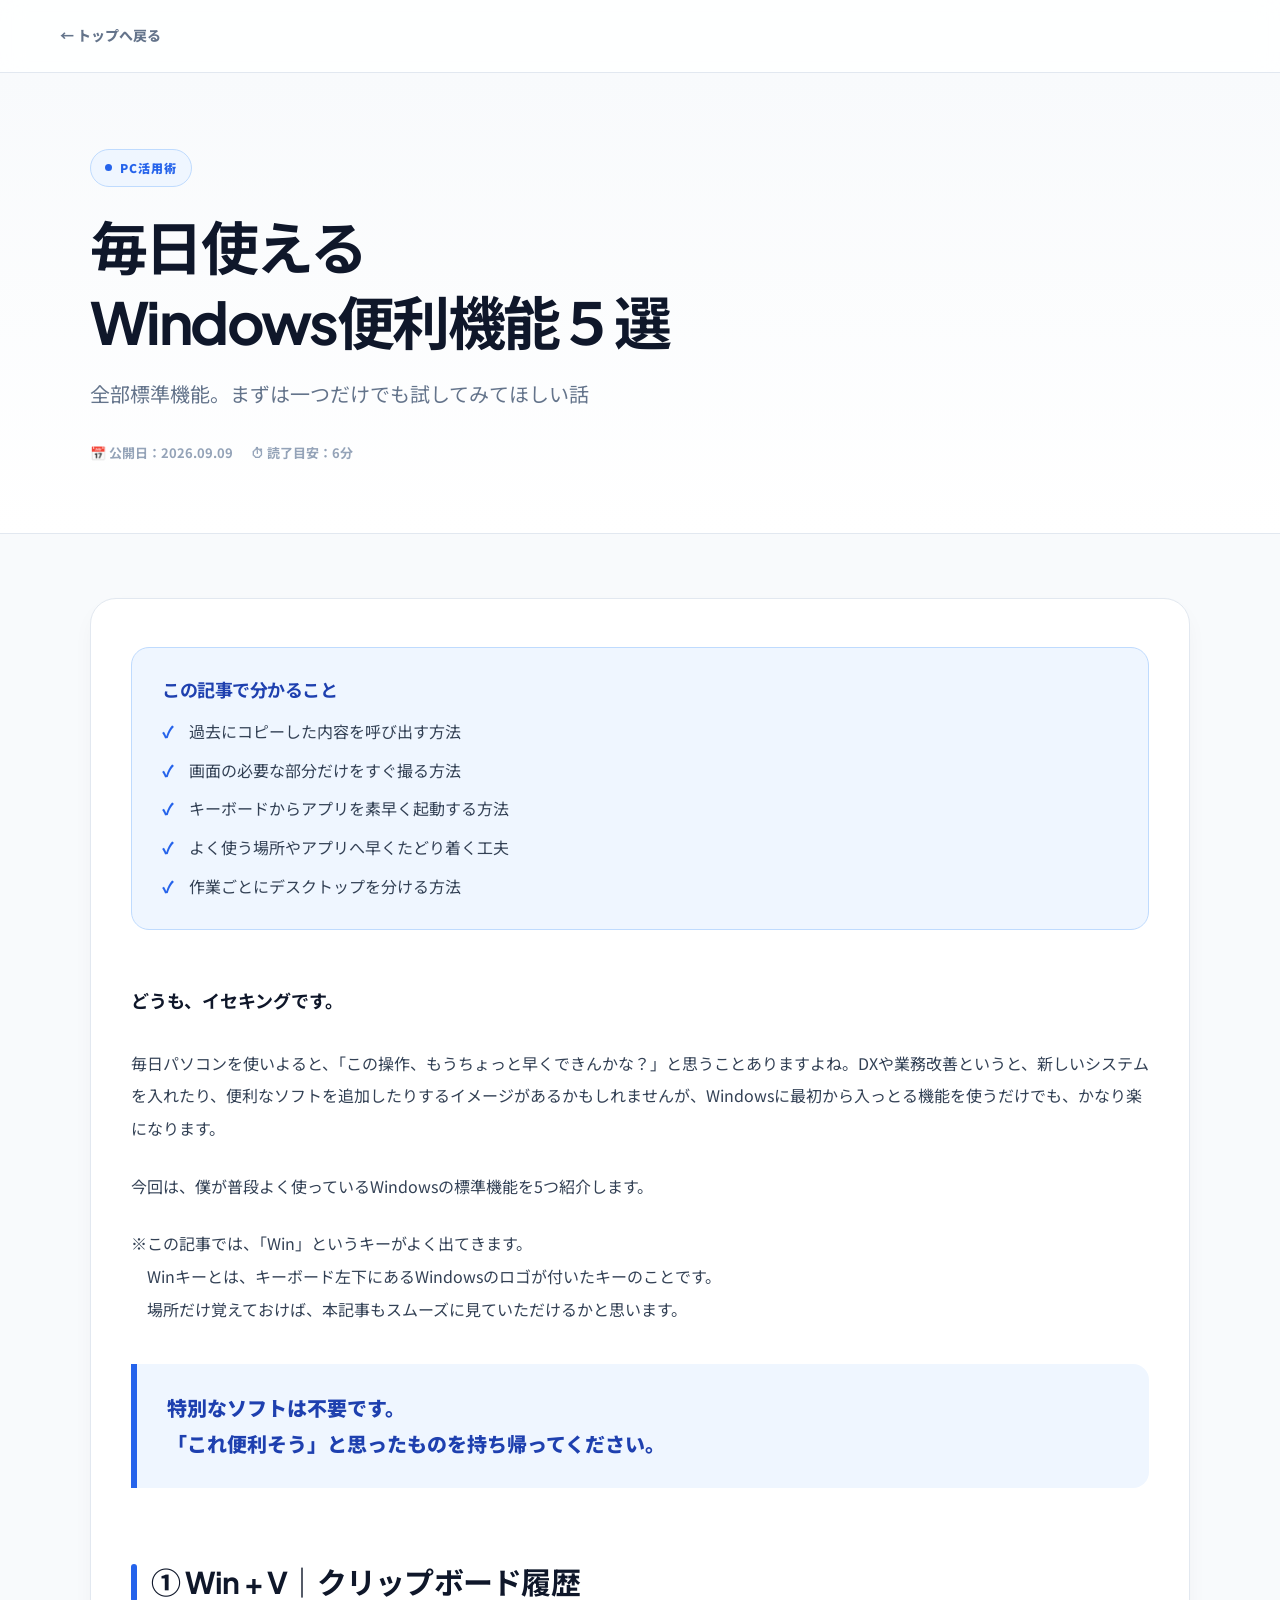
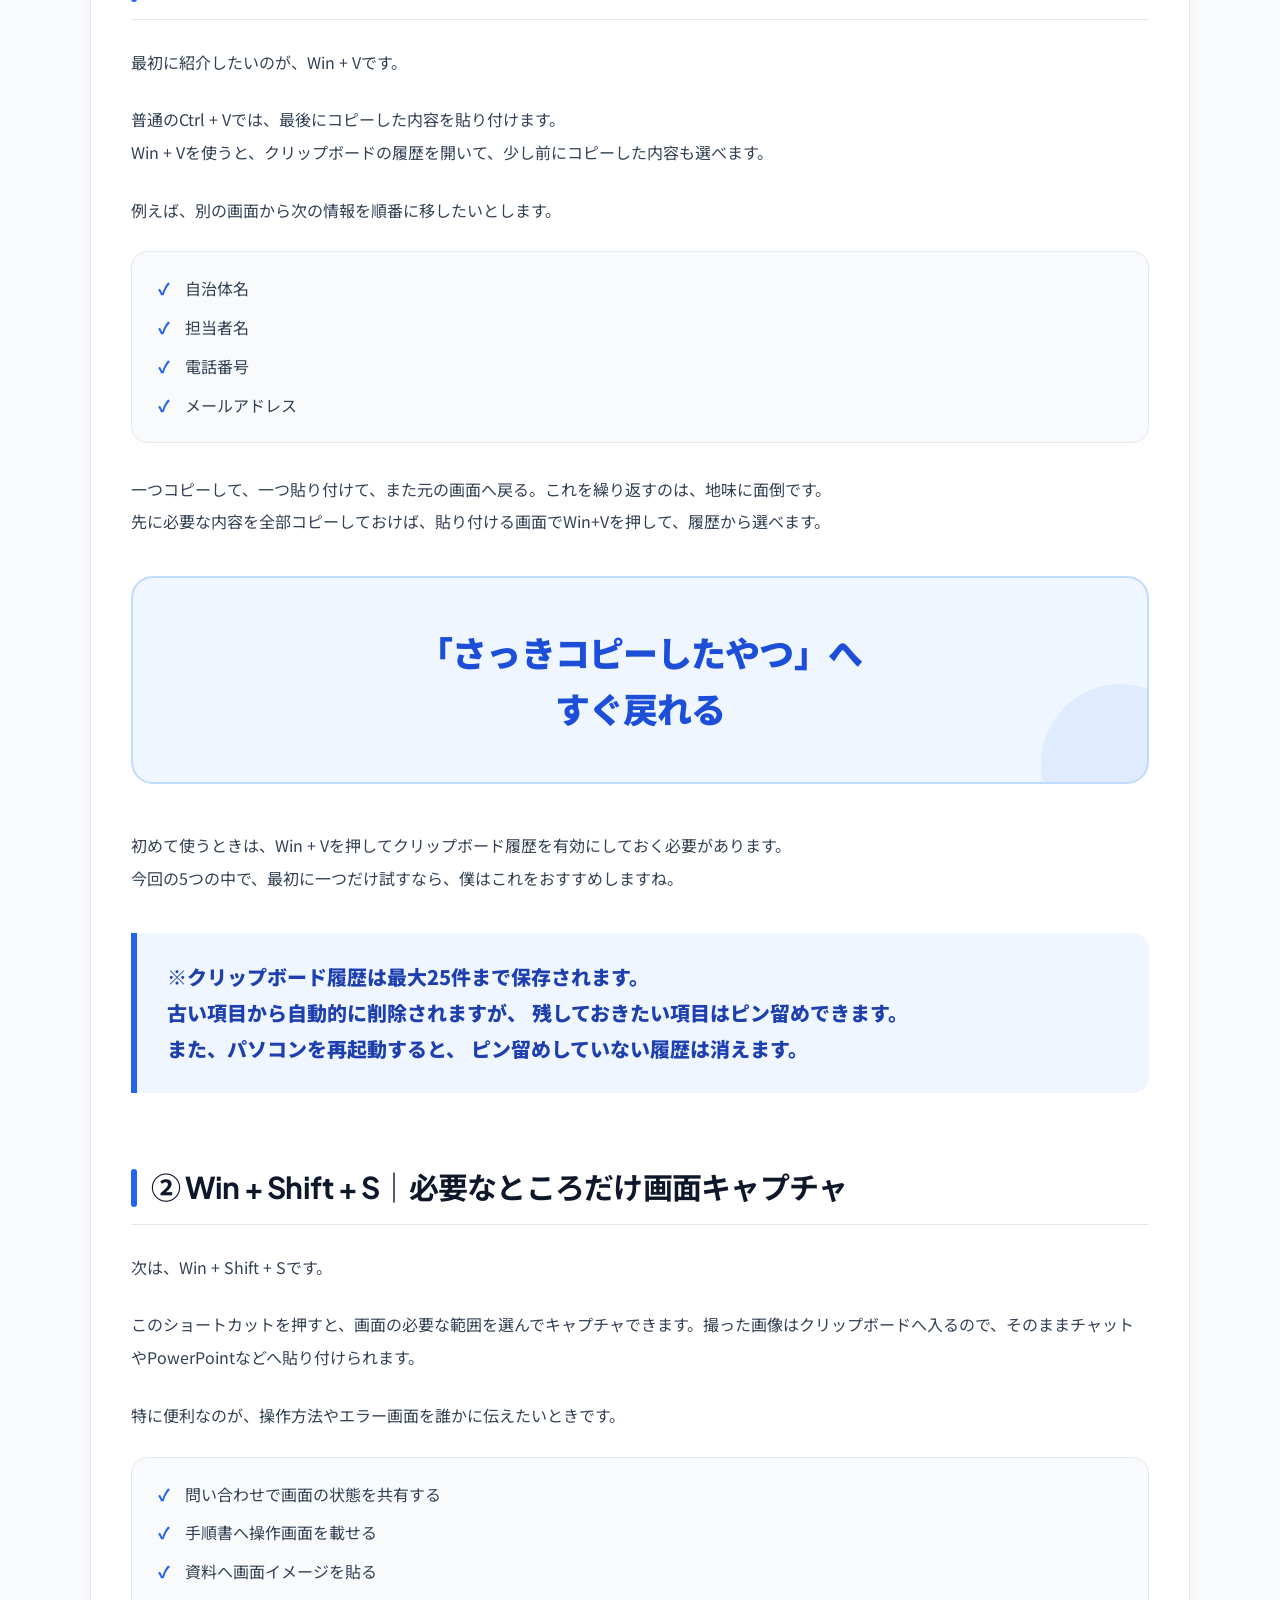
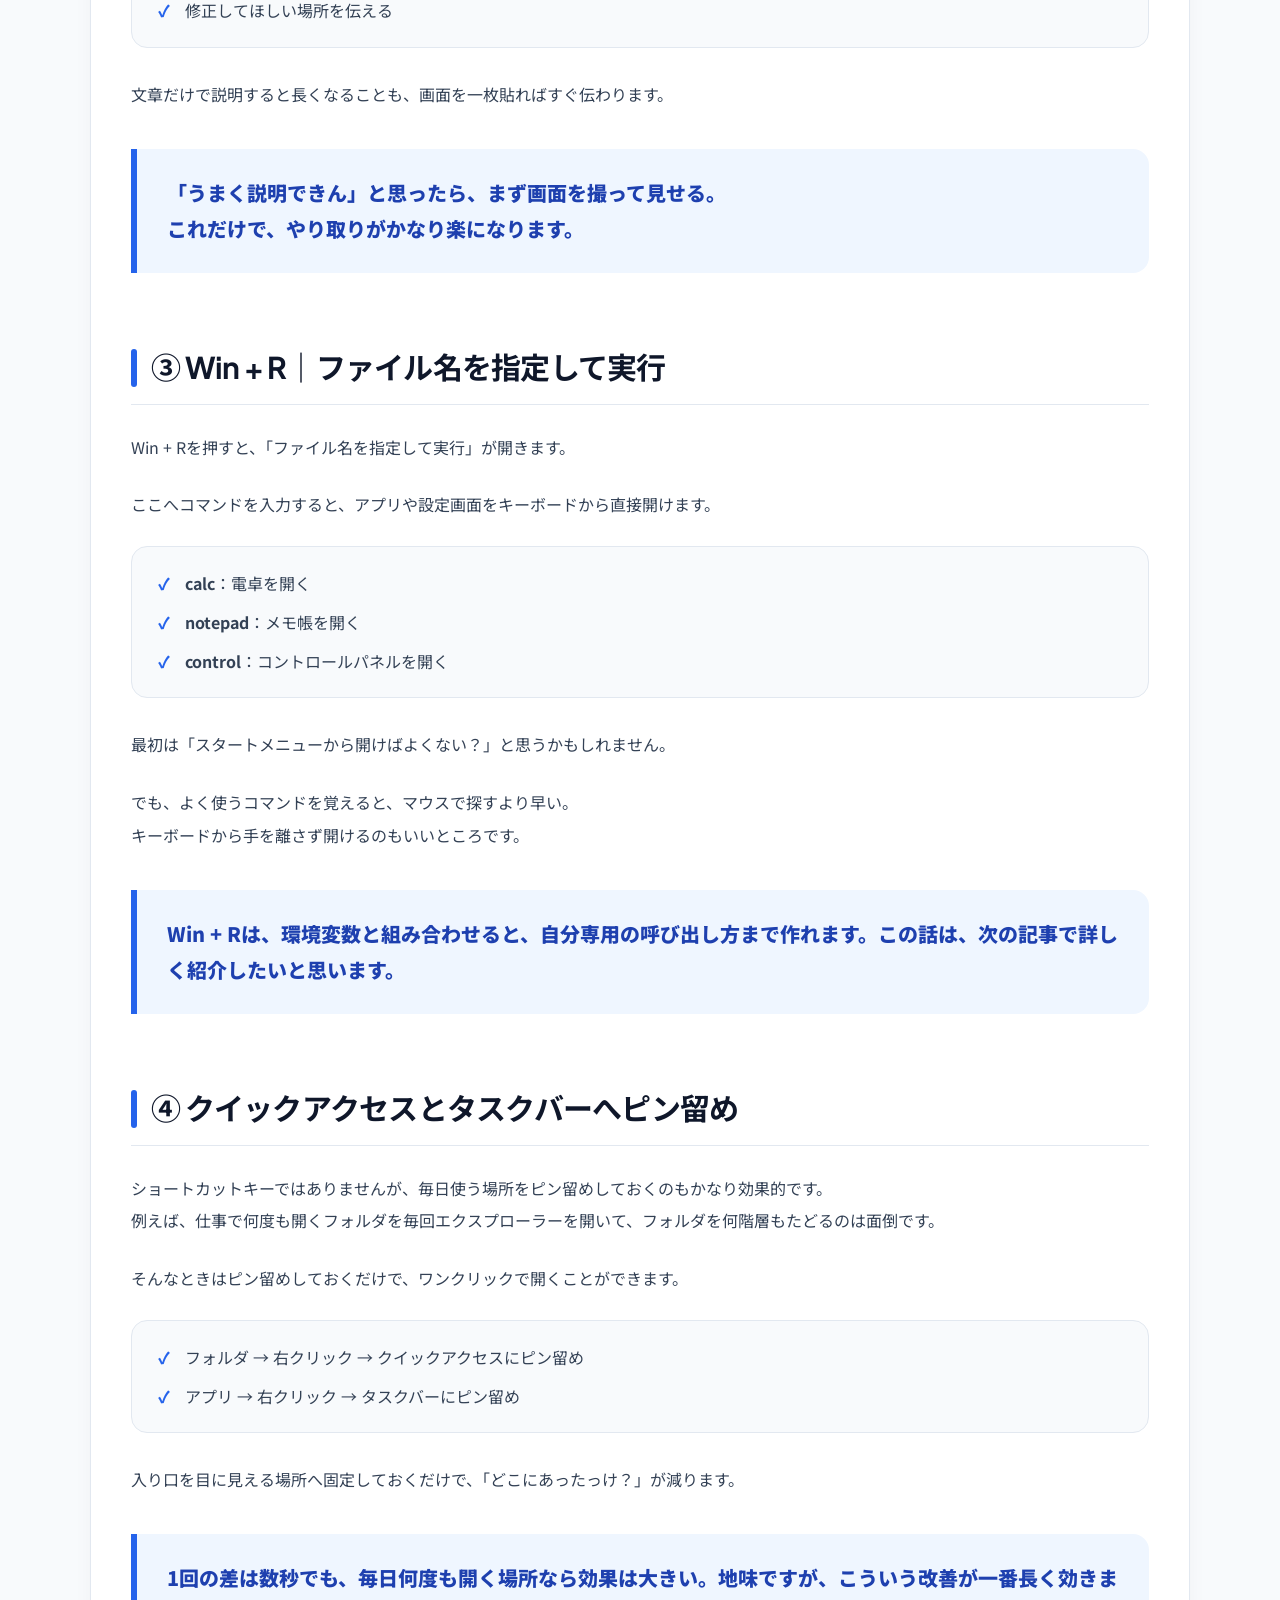
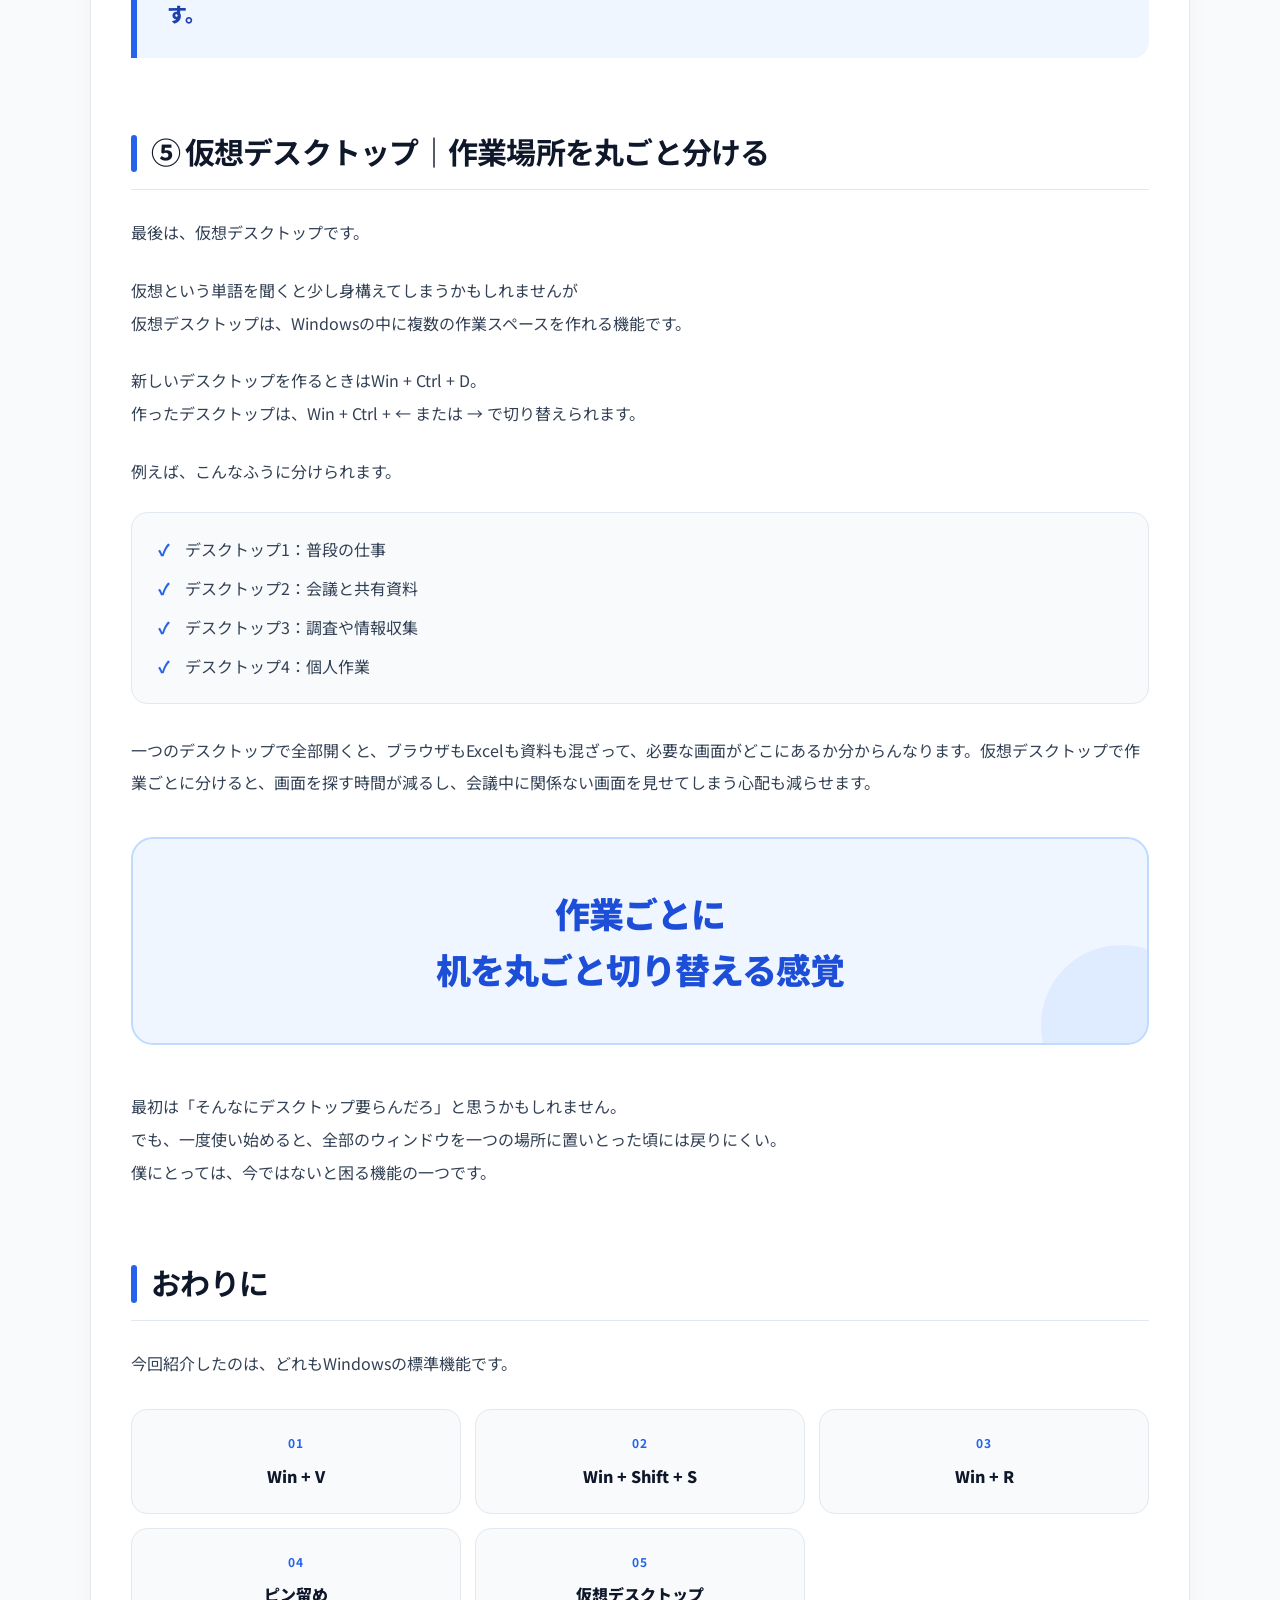
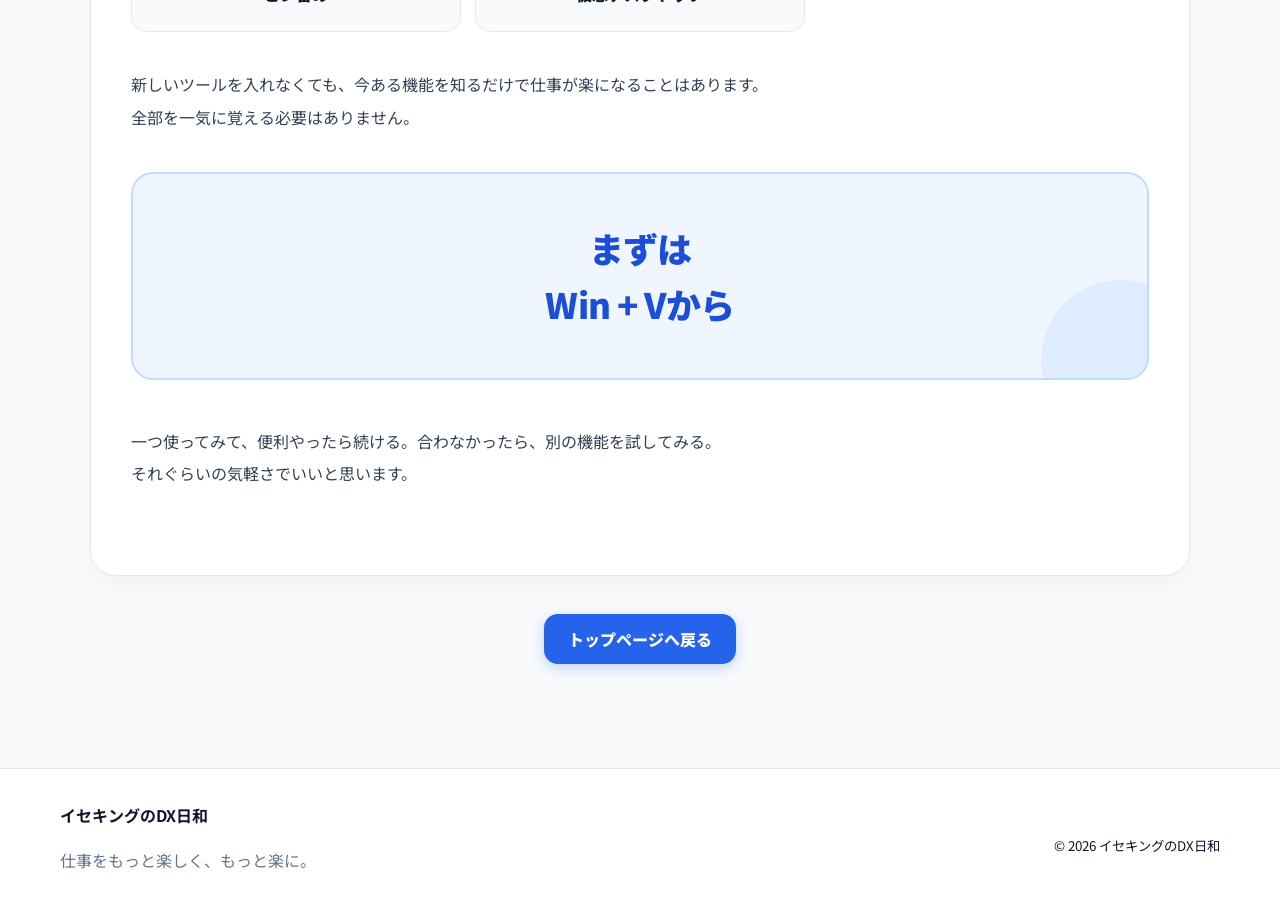
<file: articles/windows-standard-tips-5.html>
<!DOCTYPE html>
<html lang="ja">
<head>
  <meta charset="UTF-8">
  <meta name="viewport" content="width=device-width, initial-scale=1.0">
  <meta name="description" content="Windowsの標準機能だけで使える便利機能を5つ紹介。クリップボード履歴、画面キャプチャ、ファイル名を指定して実行、ピン留め、仮想デスクトップを実務目線で解説します。">
  <meta name="theme-color" content="#f97316">
  <title>毎日使えるWindows便利機能5選 | イセキングのDX日和</title>
  <link rel="icon" href="../favicon.svg" type="image/svg+xml">
  <link rel="stylesheet" href="../css/style.css">
  <link rel="stylesheet" href="../css/article.css">
</head>
<body class="article-page">
  <a class="skip-link" href="#article-main">本文へ移動</a>

  <header class="site-header article-header">
    <div class="container">
      <a class="article-back" href="../index.html">← トップへ戻る</a>
    </div>
  </header>

  <main id="article-main">
    <section class="article-hero">
      <div class="article-hero-inner">
        <span class="article-category">PC活用術</span>
        <h1>毎日使える<br>Windows便利機能５選</h1>
        <p class="article-subtitle">全部標準機能。まずは一つだけでも試してみてほしい話</p>
        <div class="article-meta">
          <span>📅 公開日：2026.09.09</span>
          <span>⏱ 読了目安：6分</span>
        </div>
      </div>
    </section>

    <div class="article-layout">
      <article class="article-content">
        <section class="article-summary" aria-labelledby="summary-title">
          <h2 id="summary-title">この記事で分かること</h2>
          <ul>
            <li>過去にコピーした内容を呼び出す方法</li>
            <li>画面の必要な部分だけをすぐ撮る方法</li>
            <li>キーボードからアプリを素早く起動する方法</li>
            <li>よく使う場所やアプリへ早くたどり着く工夫</li>
            <li>作業ごとにデスクトップを分ける方法</li>
          </ul>
        </section>

        <p>どうも、イセキングです。</p>

        <p>毎日パソコンを使いよると、「この操作、もうちょっと早くできんかな？」と思うことありますよね。DXや業務改善というと、新しいシステムを入れたり、便利なソフトを追加したりするイメージがあるかもしれませんが、Windowsに最初から入っとる機能を使うだけでも、かなり楽になります。</p>

        <p>今回は、僕が普段よく使っているWindowsの標準機能を5つ紹介します。</p>

<p>
※この記事では、「Win」というキーがよく出てきます。<br>
　Winキーとは、キーボード左下にあるWindowsのロゴが付いたキーのことです。<br>
　場所だけ覚えておけば、本記事もスムーズに見ていただけるかと思います。
</p>

        <div class="point-box">
          特別なソフトは不要です。<br>「これ便利そう」と思ったものを持ち帰ってください。
        </div>

        <h2>① Win + V｜クリップボード履歴</h2>

        <p>最初に紹介したいのが、Win + Vです。</p>

        <p>普通のCtrl + Vでは、最後にコピーした内容を貼り付けます。<br>
        Win + Vを使うと、クリップボードの履歴を開いて、少し前にコピーした内容も選べます。</p>

        <p>例えば、別の画面から次の情報を順番に移したいとします。</p>

        <ul>
          <li>自治体名</li>
          <li>担当者名</li>
          <li>電話番号</li>
          <li>メールアドレス</li>
        </ul>

        <p>一つコピーして、一つ貼り付けて、また元の画面へ戻る。これを繰り返すのは、地味に面倒です。<br>
先に必要な内容を全部コピーしておけば、貼り付ける画面でWin+Vを押して、履歴から選べます。</p>

        <div class="mission-box">「さっきコピーしたやつ」へ<br>すぐ戻れる</div>

        <p>初めて使うときは、Win + Vを押してクリップボード履歴を有効にしておく必要があります。<br>
今回の5つの中で、最初に一つだけ試すなら、僕はこれをおすすめしますね。</p>

<div class="point-box">
  ※クリップボード履歴は最大25件まで保存されます。<br>
  古い項目から自動的に削除されますが、
  残しておきたい項目はピン留めできます。<br>
  また、パソコンを再起動すると、
  ピン留めしていない履歴は消えます。
</div>

        <h2>② Win + Shift + S｜必要なところだけ画面キャプチャ</h2>

        <p>次は、Win + Shift + Sです。</p>

        <p>このショートカットを押すと、画面の必要な範囲を選んでキャプチャできます。撮った画像はクリップボードへ入るので、そのままチャットやPowerPointなどへ貼り付けられます。</p>

        <p>特に便利なのが、操作方法やエラー画面を誰かに伝えたいときです。</p>

        <ul>
          <li>問い合わせで画面の状態を共有する</li>
          <li>手順書へ操作画面を載せる</li>
          <li>資料へ画面イメージを貼る</li>
          <li>修正してほしい場所を伝える</li>
        </ul>

        <p>文章だけで説明すると長くなることも、画面を一枚貼ればすぐ伝わります。</p>

        <div class="point-box">
          「うまく説明できん」と思ったら、まず画面を撮って見せる。<br>これだけで、やり取りがかなり楽になります。
        </div>

        <h2>③ Win + R｜ファイル名を指定して実行</h2>

        <p>Win + Rを押すと、「ファイル名を指定して実行」が開きます。</p>

        <p>ここへコマンドを入力すると、アプリや設定画面をキーボードから直接開けます。</p>

        <ul>
          <li><strong>calc</strong>：電卓を開く</li>
          <li><strong>notepad</strong>：メモ帳を開く</li>
          <li><strong>control</strong>：コントロールパネルを開く</li>
        </ul>

        <p>最初は「スタートメニューから開けばよくない？」と思うかもしれません。</p>

        <p>でも、よく使うコマンドを覚えると、マウスで探すより早い。<br>
        キーボードから手を離さず開けるのもいいところです。</p>

        <div class="point-box">
          Win + Rは、環境変数と組み合わせると、自分専用の呼び出し方まで作れます。この話は、次の記事で詳しく紹介したいと思います。
        </div>

        <h2>④ クイックアクセスとタスクバーへピン留め</h2>

        <p>ショートカットキーではありませんが、毎日使う場所をピン留めしておくのもかなり効果的です。<br>
例えば、仕事で何度も開くフォルダを毎回エクスプローラーを開いて、フォルダを何階層もたどるのは面倒です。</p>

<p>
そんなときはピン留めしておくだけで、ワンクリックで開くことができます。
</p>

<ul>
  <li>フォルダ → 右クリック → クイックアクセスにピン留め</li>
  <li>アプリ → 右クリック → タスクバーにピン留め</li>
</ul>

        <p>入り口を目に見える場所へ固定しておくだけで、「どこにあったっけ？」が減ります。</p>

        <div class="point-box">
          1回の差は数秒でも、毎日何度も開く場所なら効果は大きい。地味ですが、こういう改善が一番長く効きます。
        </div>

        <h2>⑤ 仮想デスクトップ｜作業場所を丸ごと分ける</h2>

        <p>最後は、仮想デスクトップです。</p>

        <p>仮想という単語を聞くと少し身構えてしまうかもしれませんが<br>
仮想デスクトップは、Windowsの中に複数の作業スペースを作れる機能です。</p>

        <p>新しいデスクトップを作るときはWin + Ctrl + D。<br>
        作ったデスクトップは、Win + Ctrl + ← または → で切り替えられます。</p>

        <p>例えば、こんなふうに分けられます。</p>

        <ul>
          <li>デスクトップ1：普段の仕事</li>
          <li>デスクトップ2：会議と共有資料</li>
          <li>デスクトップ3：調査や情報収集</li>
          <li>デスクトップ4：個人作業</li>
        </ul>

        <p>一つのデスクトップで全部開くと、ブラウザもExcelも資料も混ざって、必要な画面がどこにあるか分からんなります。仮想デスクトップで作業ごとに分けると、画面を探す時間が減るし、会議中に関係ない画面を見せてしまう心配も減らせます。</p>

        <div class="mission-box">作業ごとに<br>机を丸ごと切り替える感覚</div>

        <p>最初は「そんなにデスクトップ要らんだろ」と思うかもしれません。<br>
でも、一度使い始めると、全部のウィンドウを一つの場所に置いとった頃には戻りにくい。<br>
        僕にとっては、今ではないと困る機能の一つです。</p>

        <h2>おわりに</h2>

        <p>今回紹介したのは、どれもWindowsの標準機能です。</p>

        <div class="steps" aria-label="この記事で紹介した便利機能">
          <div class="step"><b>01</b>Win + V</div>
          <div class="step"><b>02</b>Win + Shift + S</div>
          <div class="step"><b>03</b>Win + R</div>
          <div class="step"><b>04</b>ピン留め</div>
          <div class="step"><b>05</b>仮想デスクトップ</div>
        </div>

        <p>新しいツールを入れなくても、今ある機能を知るだけで仕事が楽になることはあります。<br>

全部を一気に覚える必要はありません。</p>

        <div class="mission-box">まずは<br>Win + Vから</div>

        <p>一つ使ってみて、便利やったら続ける。合わなかったら、別の機能を試してみる。<br>
それぐらいの気軽さでいいと思います。</p>
      </article>

      <nav class="article-footer-nav" aria-label="記事下部ナビゲーション">
        <a class="article-home-button" href="../index.html">トップページへ戻る</a>
      </nav>
    </div>
  </main>

  <footer>
    <div class="container footer-inner">
      <div>
        <strong>イセキングのDX日和</strong>
        <p>仕事をもっと楽しく、もっと楽に。</p>
      </div>
      <small>© 2026 イセキングのDX日和</small>
    </div>
  </footer>
</body>
</html>
</file>
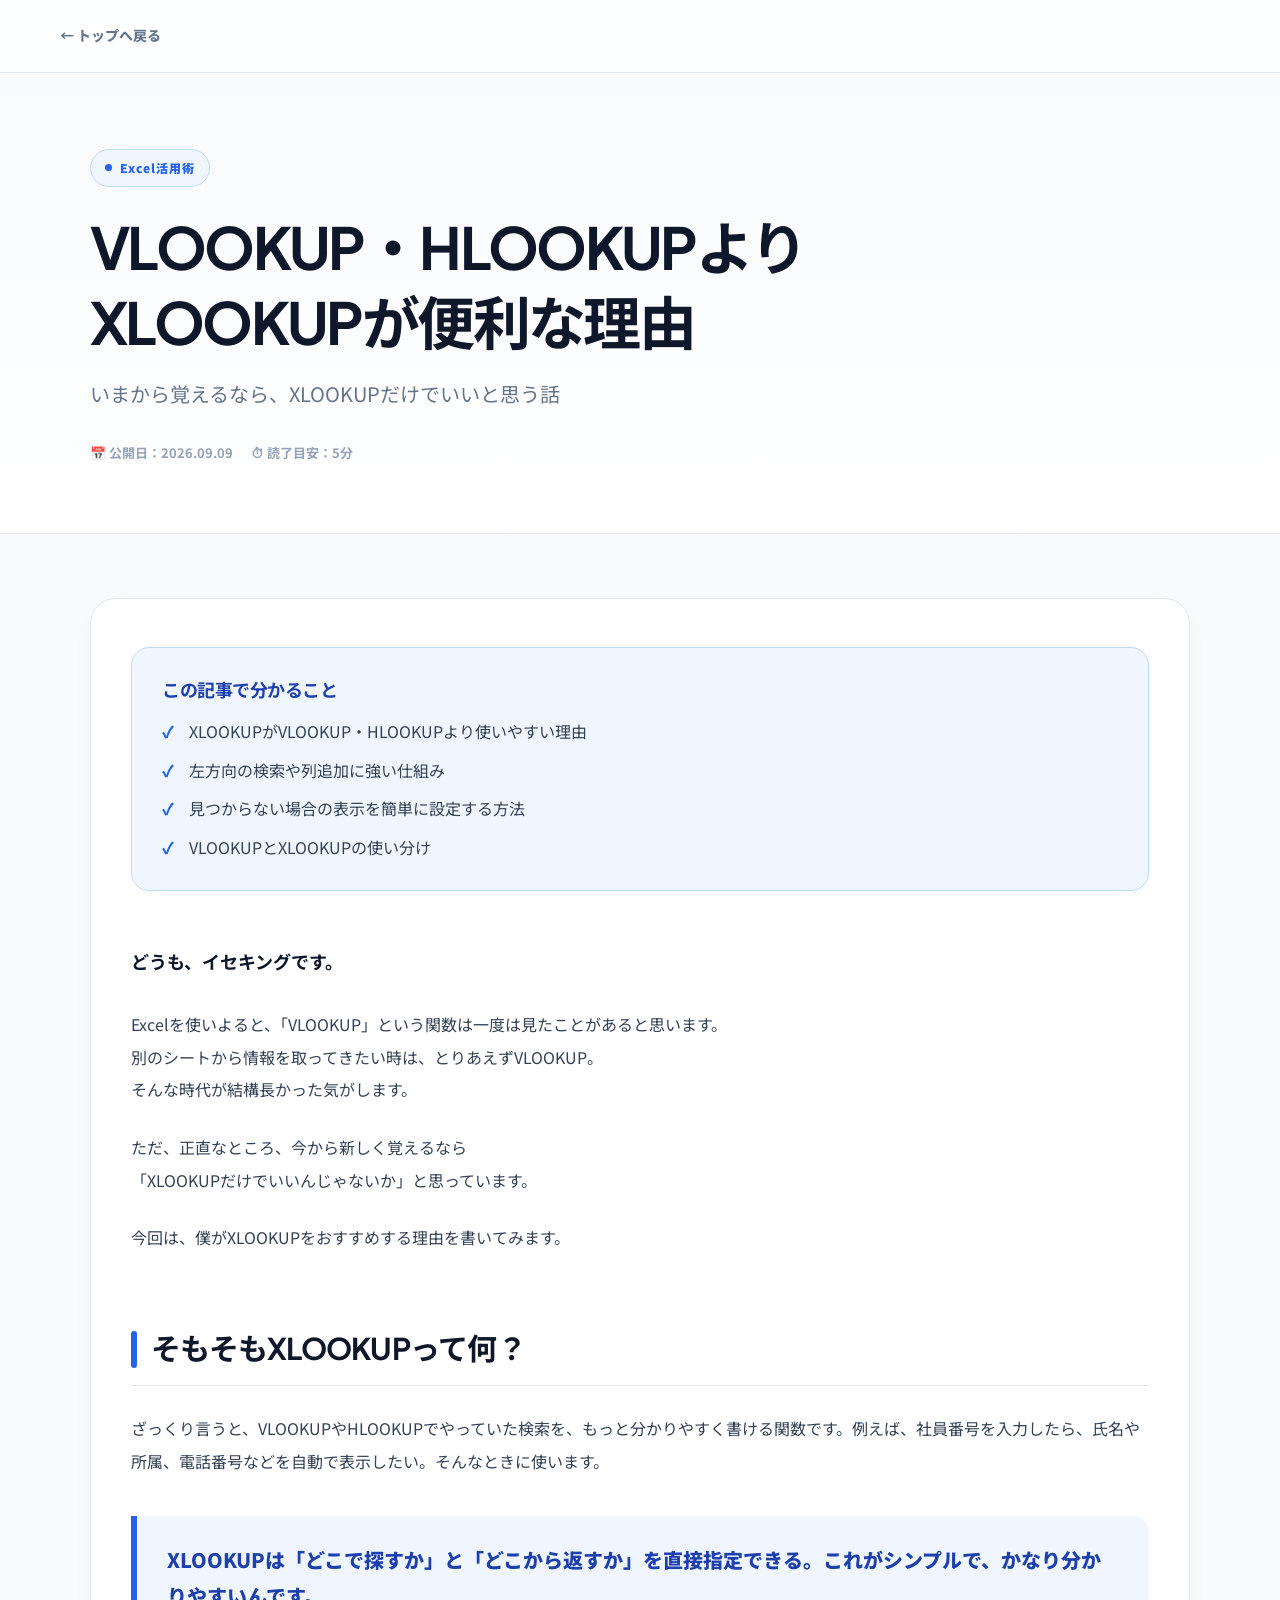
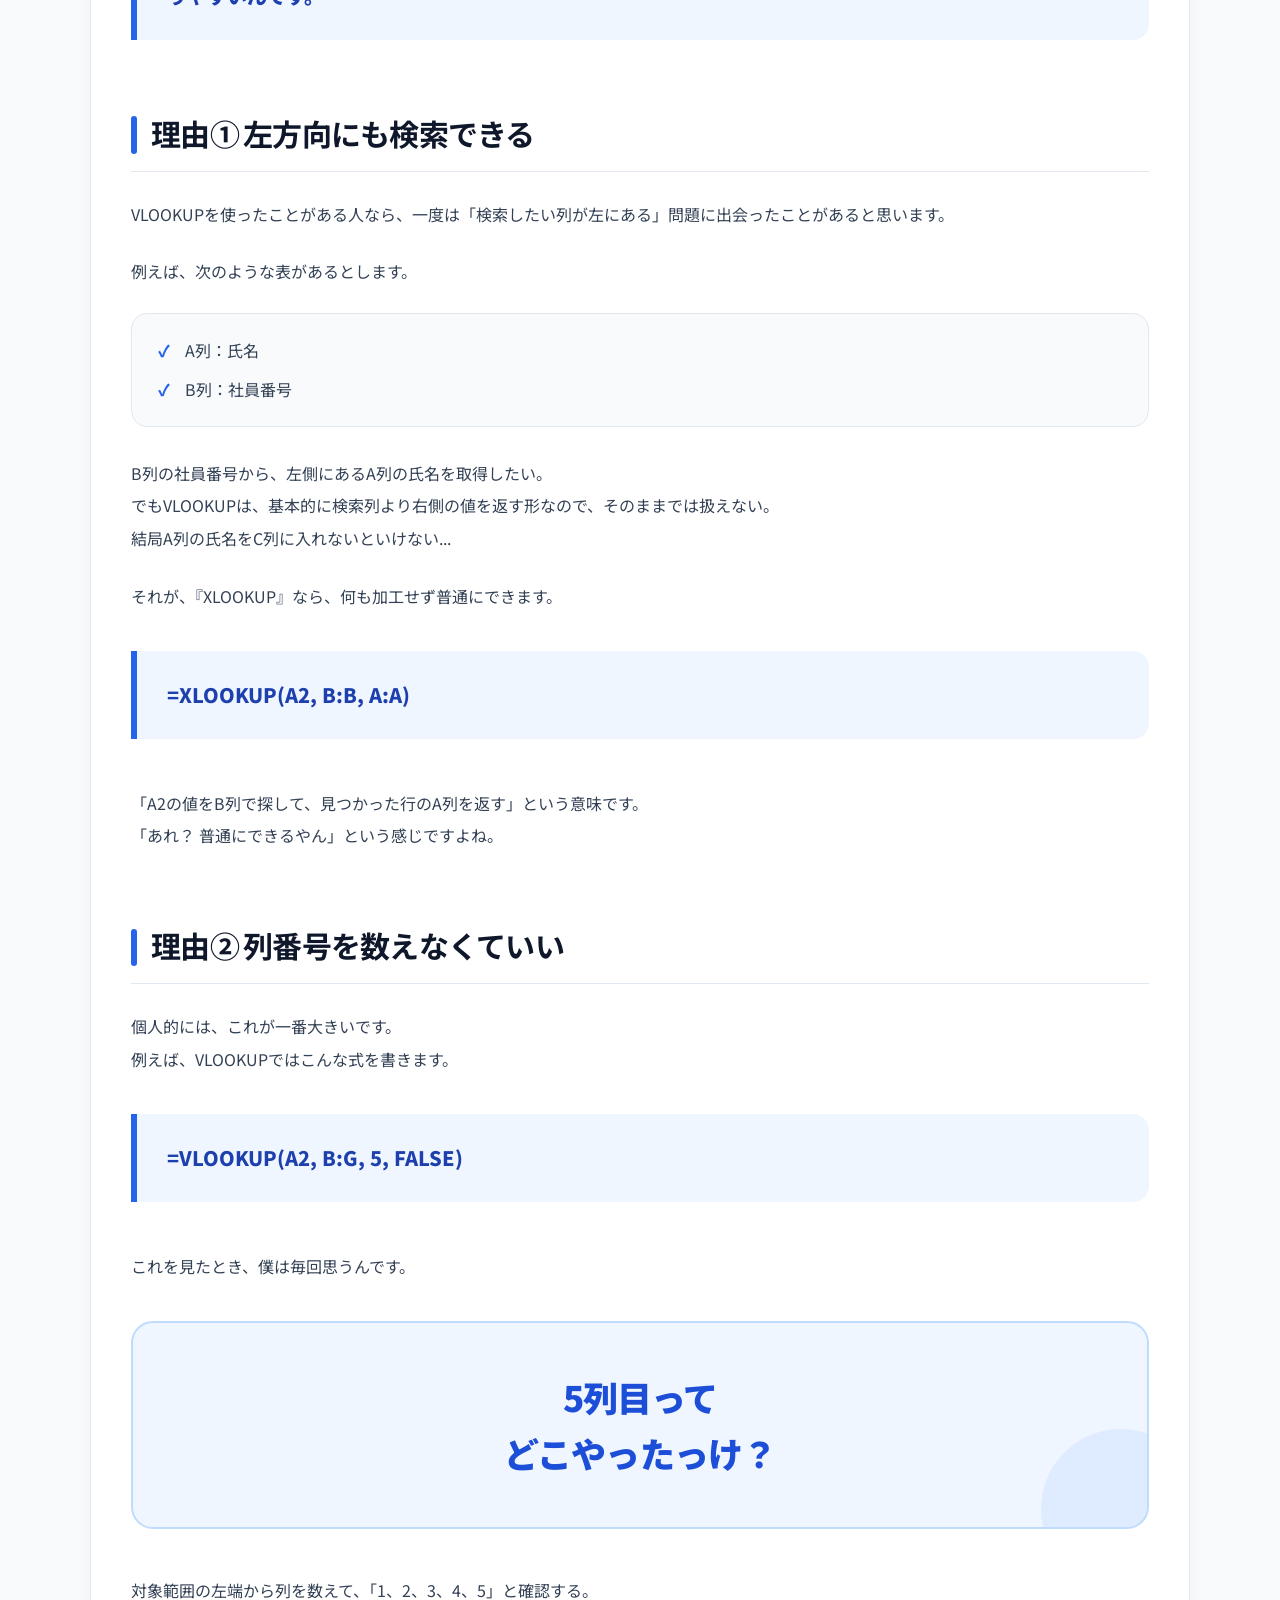
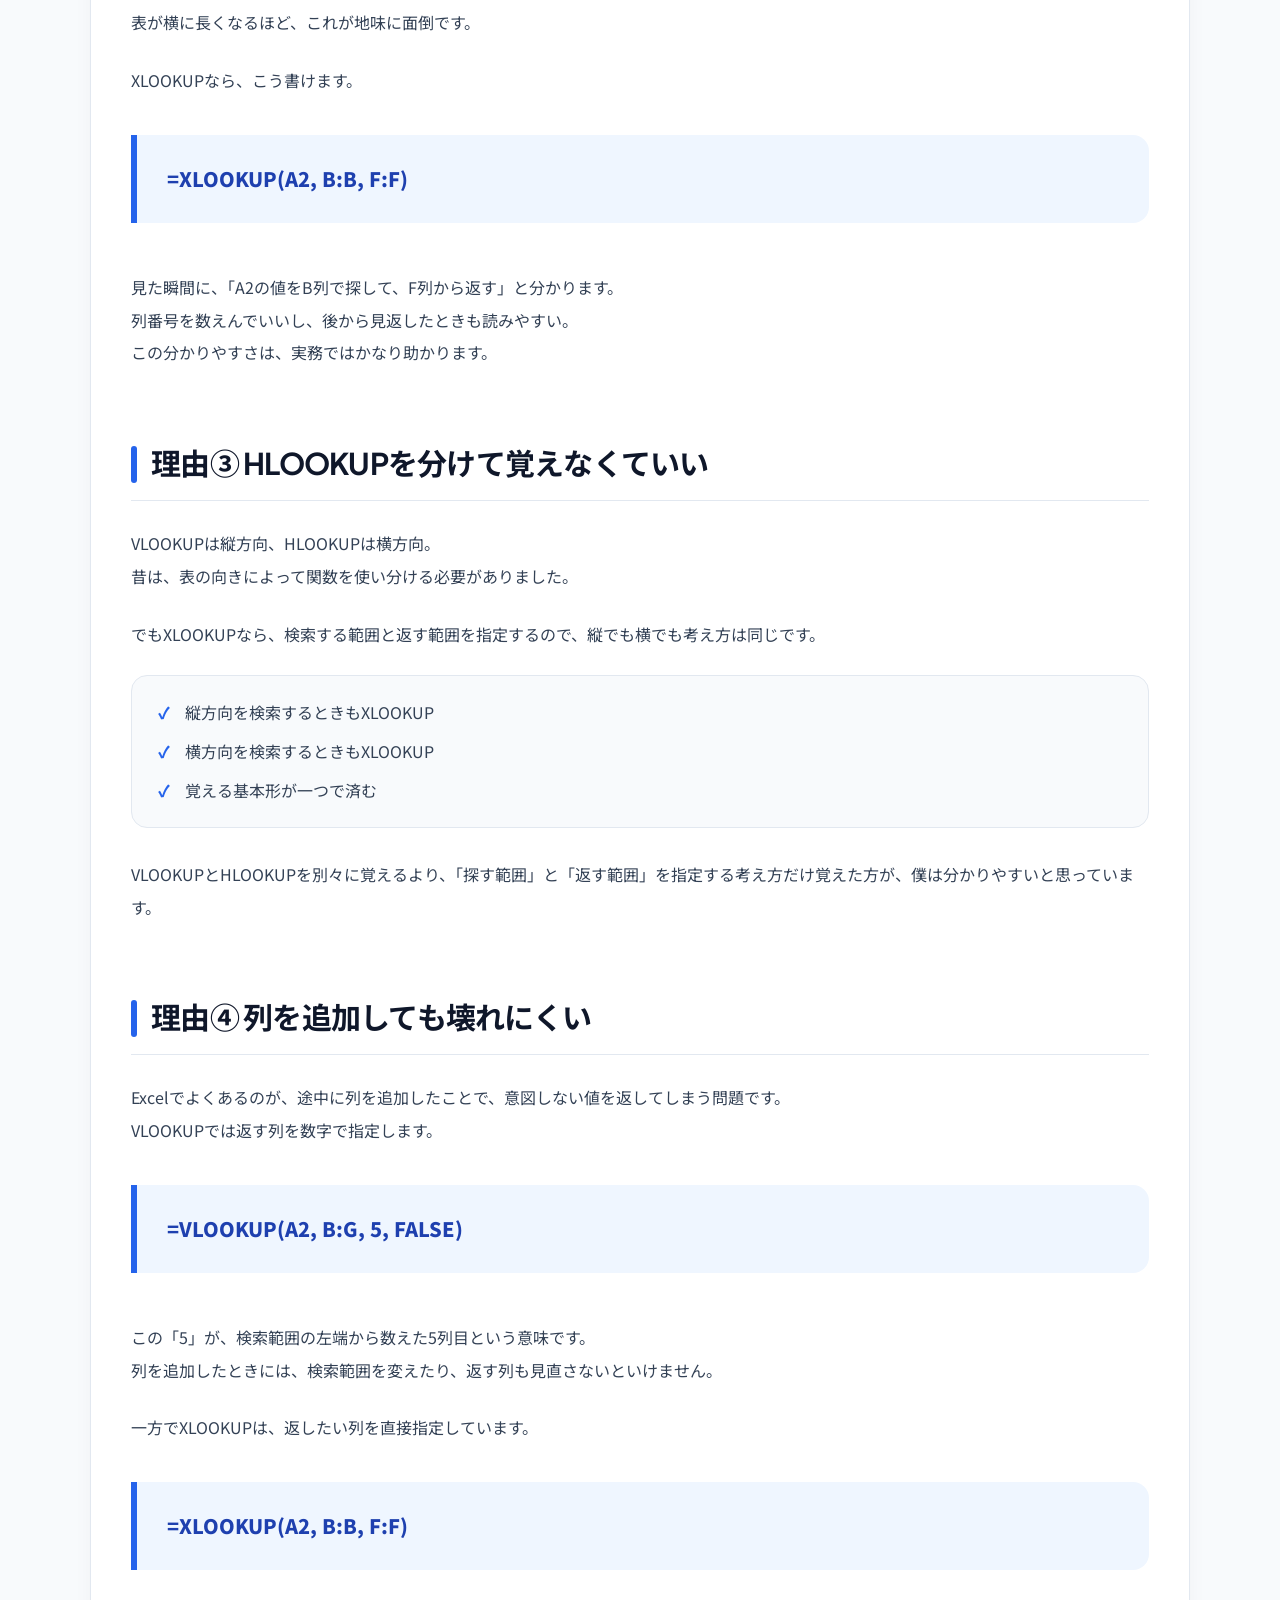
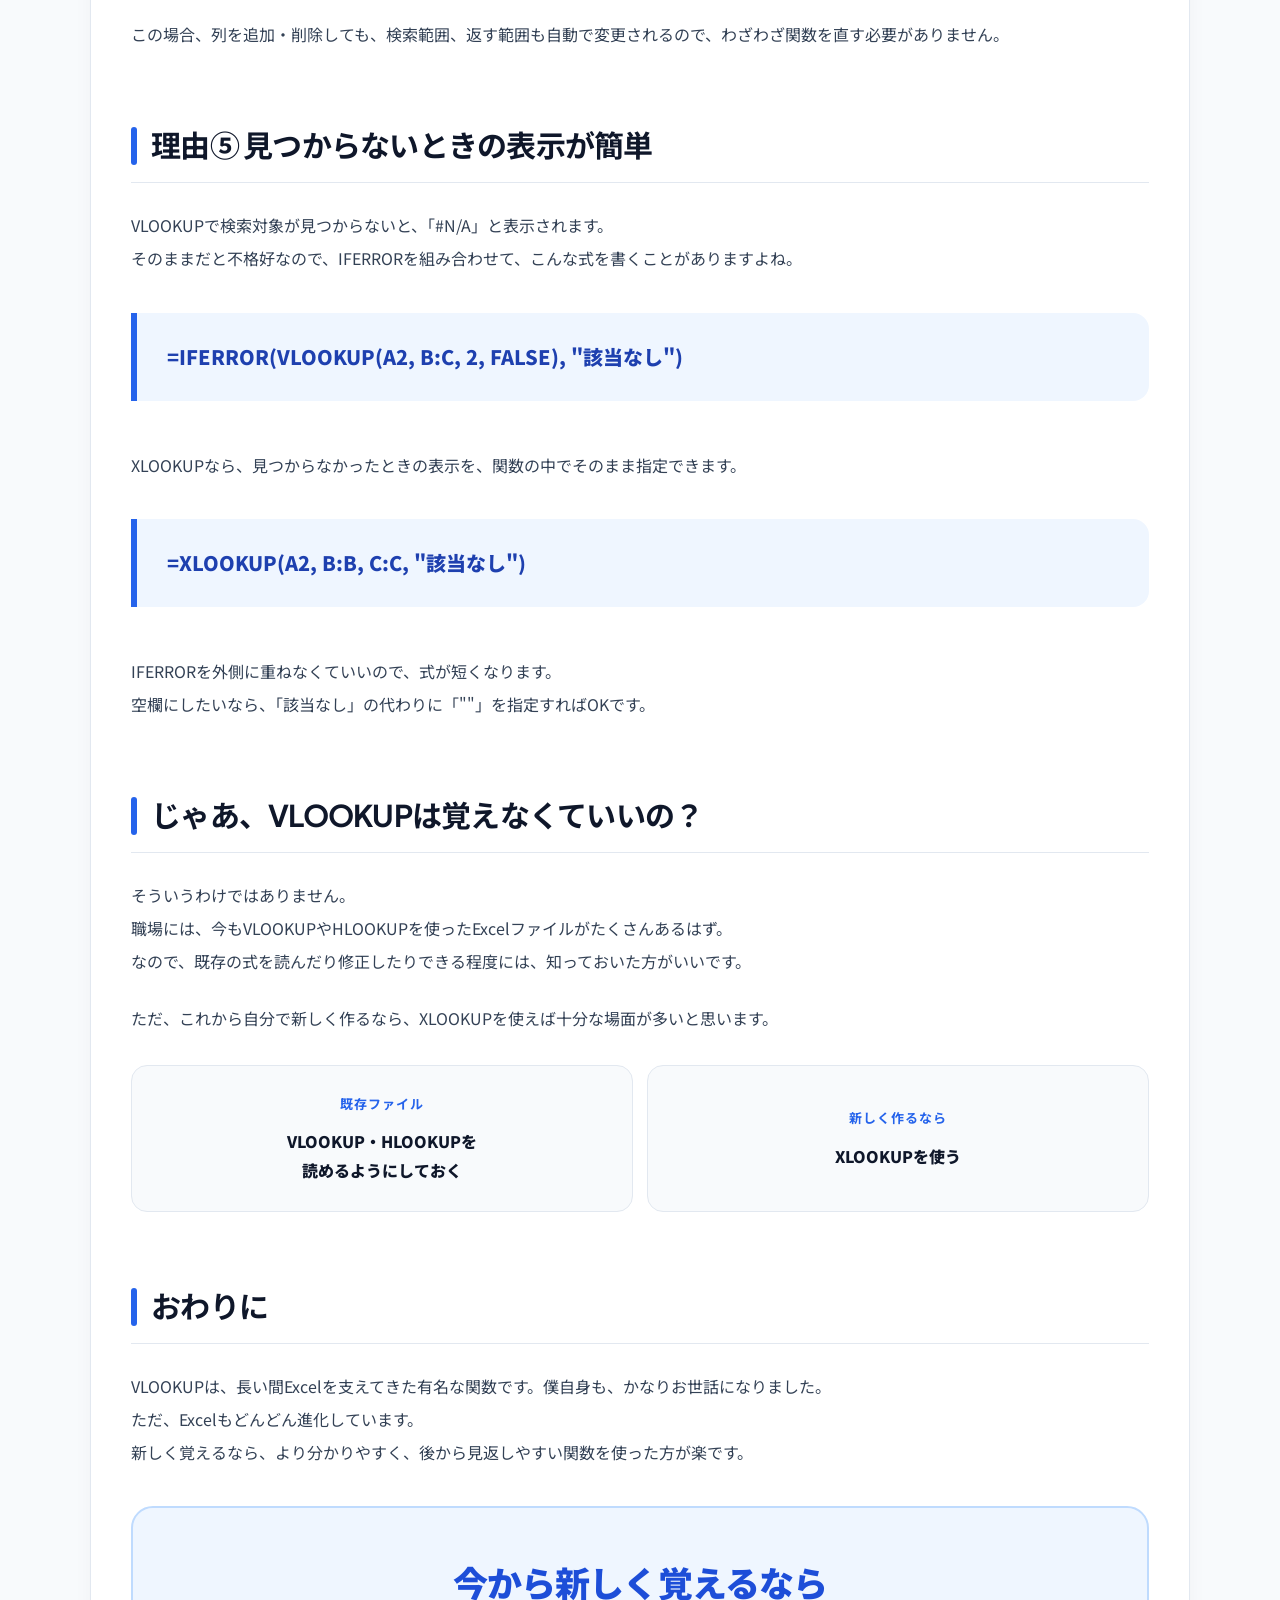
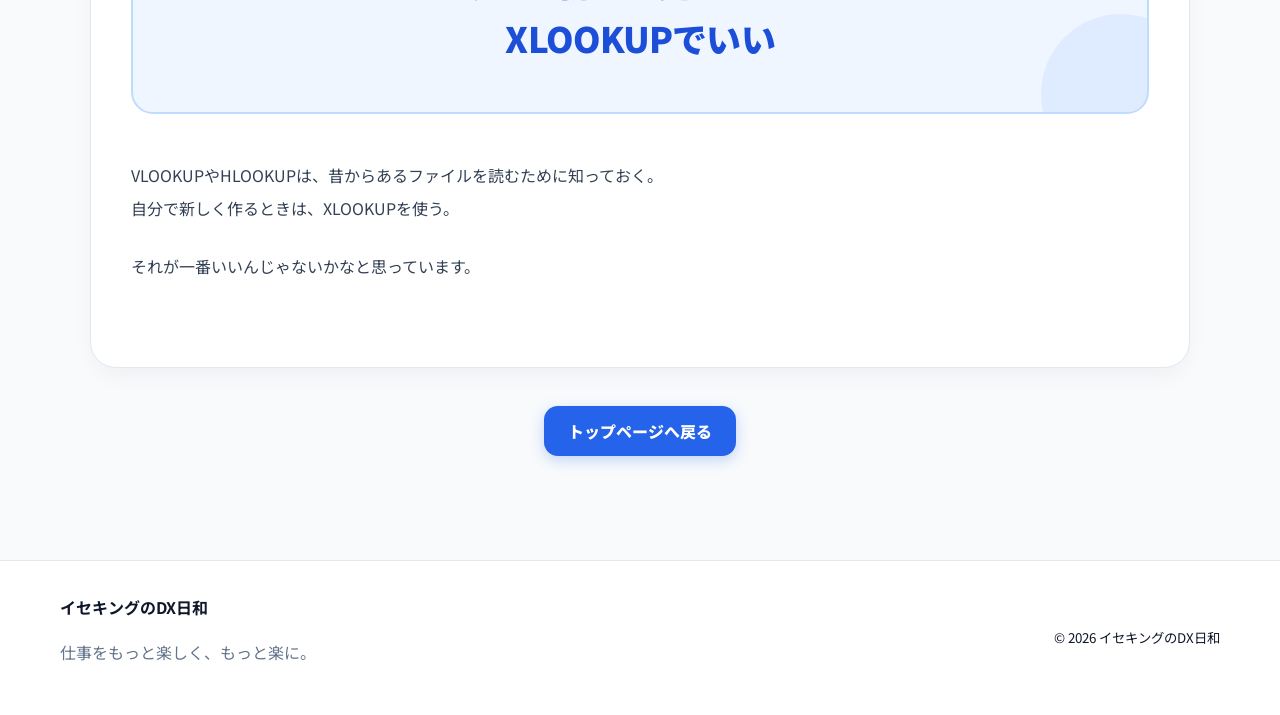
<file: articles/xlookup-vs-vlookup.html>
<!DOCTYPE html>
<html lang="ja">
<head>
  <meta charset="UTF-8">
  <meta name="viewport" content="width=device-width, initial-scale=1.0">
  <meta name="description" content="VLOOKUP・HLOOKUPよりXLOOKUPが便利な理由を、実務目線で分かりやすく紹介します。左方向の検索、列番号不要、列追加への強さ、エラー表示などを解説します。">
  <meta name="theme-color" content="#f97316">
  <title>VLOOKUP・HLOOKUPよりXLOOKUPが便利な理由 | イセキングのDX日和</title>
  <link rel="icon" href="../favicon.svg" type="image/svg+xml">
  <link rel="stylesheet" href="../css/style.css">
  <link rel="stylesheet" href="../css/article.css">
</head>
<body class="article-page">
  <a class="skip-link" href="#article-main">本文へ移動</a>

  <header class="site-header article-header">
    <div class="container">
      <a class="article-back" href="../index.html">← トップへ戻る</a>
    </div>
  </header>

  <main id="article-main">
    <section class="article-hero">
      <div class="article-hero-inner">
        <span class="article-category">Excel活用術</span>
        <h1>VLOOKUP・HLOOKUPより<br>XLOOKUPが便利な理由</h1>
        <p class="article-subtitle">いまから覚えるなら、XLOOKUPだけでいいと思う話</p>
        <div class="article-meta">
          <span>📅 公開日：2026.09.09</span>
          <span>⏱ 読了目安：5分</span>
        </div>
      </div>
    </section>

    <div class="article-layout">
      <article class="article-content">
        <section class="article-summary" aria-labelledby="summary-title">
          <h2 id="summary-title">この記事で分かること</h2>
          <ul>
            <li>XLOOKUPがVLOOKUP・HLOOKUPより使いやすい理由</li>
            <li>左方向の検索や列追加に強い仕組み</li>
            <li>見つからない場合の表示を簡単に設定する方法</li>
            <li>VLOOKUPとXLOOKUPの使い分け</li>
          </ul>
        </section>

        <p>どうも、イセキングです。</p>

        <p>Excelを使いよると、「VLOOKUP」という関数は一度は見たことがあると思います。<br>
        別のシートから情報を取ってきたい時は、とりあえずVLOOKUP。<br>
        そんな時代が結構長かった気がします。</p>

        <p>ただ、正直なところ、今から新しく覚えるなら<br>「XLOOKUPだけでいいんじゃないか」と思っています。</p>

        <p>今回は、僕がXLOOKUPをおすすめする理由を書いてみます。</p>

        <h2>そもそもXLOOKUPって何？</h2>

        <p>ざっくり言うと、VLOOKUPやHLOOKUPでやっていた検索を、もっと分かりやすく書ける関数です。例えば、社員番号を入力したら、氏名や所属、電話番号などを自動で表示したい。そんなときに使います。</p>

        <div class="point-box">
          XLOOKUPは「どこで探すか」と「どこから返すか」を直接指定できる。これがシンプルで、かなり分かりやすいんです。
        </div>

        <h2>理由① 左方向にも検索できる</h2>

        <p>VLOOKUPを使ったことがある人なら、一度は「検索したい列が左にある」問題に出会ったことがあると思います。</p>

        <p>例えば、次のような表があるとします。</p>

        <ul>
          <li>A列：氏名</li>
          <li>B列：社員番号</li>
        </ul>

        <p>B列の社員番号から、左側にあるA列の氏名を取得したい。<br>
        でもVLOOKUPは、基本的に検索列より右側の値を返す形なので、そのままでは扱えない。<br>結局A列の氏名をC列に入れないといけない...</p>

        <p>それが、『XLOOKUP』なら、何も加工せず普通にできます。</p>

        <div class="point-box">
          =XLOOKUP(A2, B:B, A:A)
        </div>

        <p>「A2の値をB列で探して、見つかった行のA列を返す」という意味です。<br>
「あれ？ 普通にできるやん」という感じですよね。</p>

        <h2>理由② 列番号を数えなくていい</h2>

        <p>個人的には、これが一番大きいです。<br>
例えば、VLOOKUPではこんな式を書きます。</p>

        <div class="point-box">
          =VLOOKUP(A2, B:G, 5, FALSE)
        </div>
        <p>これを見たとき、僕は毎回思うんです。</p>

        <div class="mission-box">5列目って<br>どこやったっけ？</div>

        <p>対象範囲の左端から列を数えて、「1、2、3、4、5」と確認する。<br>
        表が横に長くなるほど、これが地味に面倒です。</p>

        <p>XLOOKUPなら、こう書けます。</p>

        <div class="point-box">
          =XLOOKUP(A2, B:B, F:F)
        </div>

        <p>見た瞬間に、「A2の値をB列で探して、F列から返す」と分かります。<br>
列番号を数えんでいいし、後から見返したときも読みやすい。<br>
この分かりやすさは、実務ではかなり助かります。</p>

        <h2>理由③ HLOOKUPを分けて覚えなくていい</h2>

        <p>VLOOKUPは縦方向、HLOOKUPは横方向。<br>
        昔は、表の向きによって関数を使い分ける必要がありました。</p>

        <p>でもXLOOKUPなら、検索する範囲と返す範囲を指定するので、縦でも横でも考え方は同じです。</p>

        <ul>
          <li>縦方向を検索するときもXLOOKUP</li>
          <li>横方向を検索するときもXLOOKUP</li>
          <li>覚える基本形が一つで済む</li>
        </ul>

        <p>VLOOKUPとHLOOKUPを別々に覚えるより、「探す範囲」と「返す範囲」を指定する考え方だけ覚えた方が、僕は分かりやすいと思っています。</p>

        <h2>理由④ 列を追加しても壊れにくい</h2>

        <p>Excelでよくあるのが、途中に列を追加したことで、意図しない値を返してしまう問題です。<br>VLOOKUPでは返す列を数字で指定します。</p>

        <div class="point-box">
          =VLOOKUP(A2, B:G, 5, FALSE)
        </div>

        <p>この「5」が、検索範囲の左端から数えた5列目という意味です。<br>
        列を追加したときには、検索範囲を変えたり、返す列も見直さないといけません。</p>
<p>一方でXLOOKUPは、返したい列を直接指定しています。</p>

        <div class="point-box">
          =XLOOKUP(A2, B:B, F:F)
        </div>

        <p>この場合、列を追加・削除しても、検索範囲、返す範囲も自動で変更されるので、わざわざ関数を直す必要がありません。</p>

        <h2>理由⑤ 見つからないときの表示が簡単</h2>

        <p>VLOOKUPで検索対象が見つからないと、「#N/A」と表示されます。<br>
そのままだと不格好なので、IFERRORを組み合わせて、こんな式を書くことがありますよね。</p>

        <div class="point-box">
          =IFERROR(VLOOKUP(A2, B:C, 2, FALSE), "該当なし")
        </div>

        <p>XLOOKUPなら、見つからなかったときの表示を、関数の中でそのまま指定できます。</p>

        <div class="point-box">
          =XLOOKUP(A2, B:B, C:C, "該当なし")
        </div>

        <p>IFERRORを外側に重ねなくていいので、式が短くなります。<br>
        空欄にしたいなら、「該当なし」の代わりに「""」を指定すればOKです。</p>

        <h2>じゃあ、VLOOKUPは覚えなくていいの？</h2>

        <p>そういうわけではありません。<br>
職場には、今もVLOOKUPやHLOOKUPを使ったExcelファイルがたくさんあるはず。<br>
        なので、既存の式を読んだり修正したりできる程度には、知っておいた方がいいです。</p>

        <p>ただ、これから自分で新しく作るなら、XLOOKUPを使えば十分な場面が多いと思います。</p>

<div class="steps lookup-choice" aria-label="おすすめの使い分け">

  <div class="step">
    <b>既存ファイル</b>
    VLOOKUP・HLOOKUPを<br>読めるようにしておく
  </div>

  <div class="step">
    <b>新しく作るなら</b>
    XLOOKUPを使う
  </div>

</div>

        <h2>おわりに</h2>

        <p>VLOOKUPは、長い間Excelを支えてきた有名な関数です。僕自身も、かなりお世話になりました。<br>
ただ、Excelもどんどん進化しています。<br>
新しく覚えるなら、より分かりやすく、後から見返しやすい関数を使った方が楽です。</p>

        <div class="mission-box">今から新しく覚えるなら<br>XLOOKUPでいい</div>

        <p>VLOOKUPやHLOOKUPは、昔からあるファイルを読むために知っておく。<br>
        自分で新しく作るときは、XLOOKUPを使う。</p>

        <p>それが一番いいんじゃないかなと思っています。</p>
      </article>

      <nav class="article-footer-nav" aria-label="記事下部ナビゲーション">
        <a class="article-home-button" href="../index.html">トップページへ戻る</a>
      </nav>
    </div>
  </main>

  <footer>
    <div class="container footer-inner">
      <div>
        <strong>イセキングのDX日和</strong>
        <p>仕事をもっと楽しく、もっと楽に。</p>
      </div>
      <small>© 2026 イセキングのDX日和</small>
    </div>
  </footer>
</body>
</html>
</file>
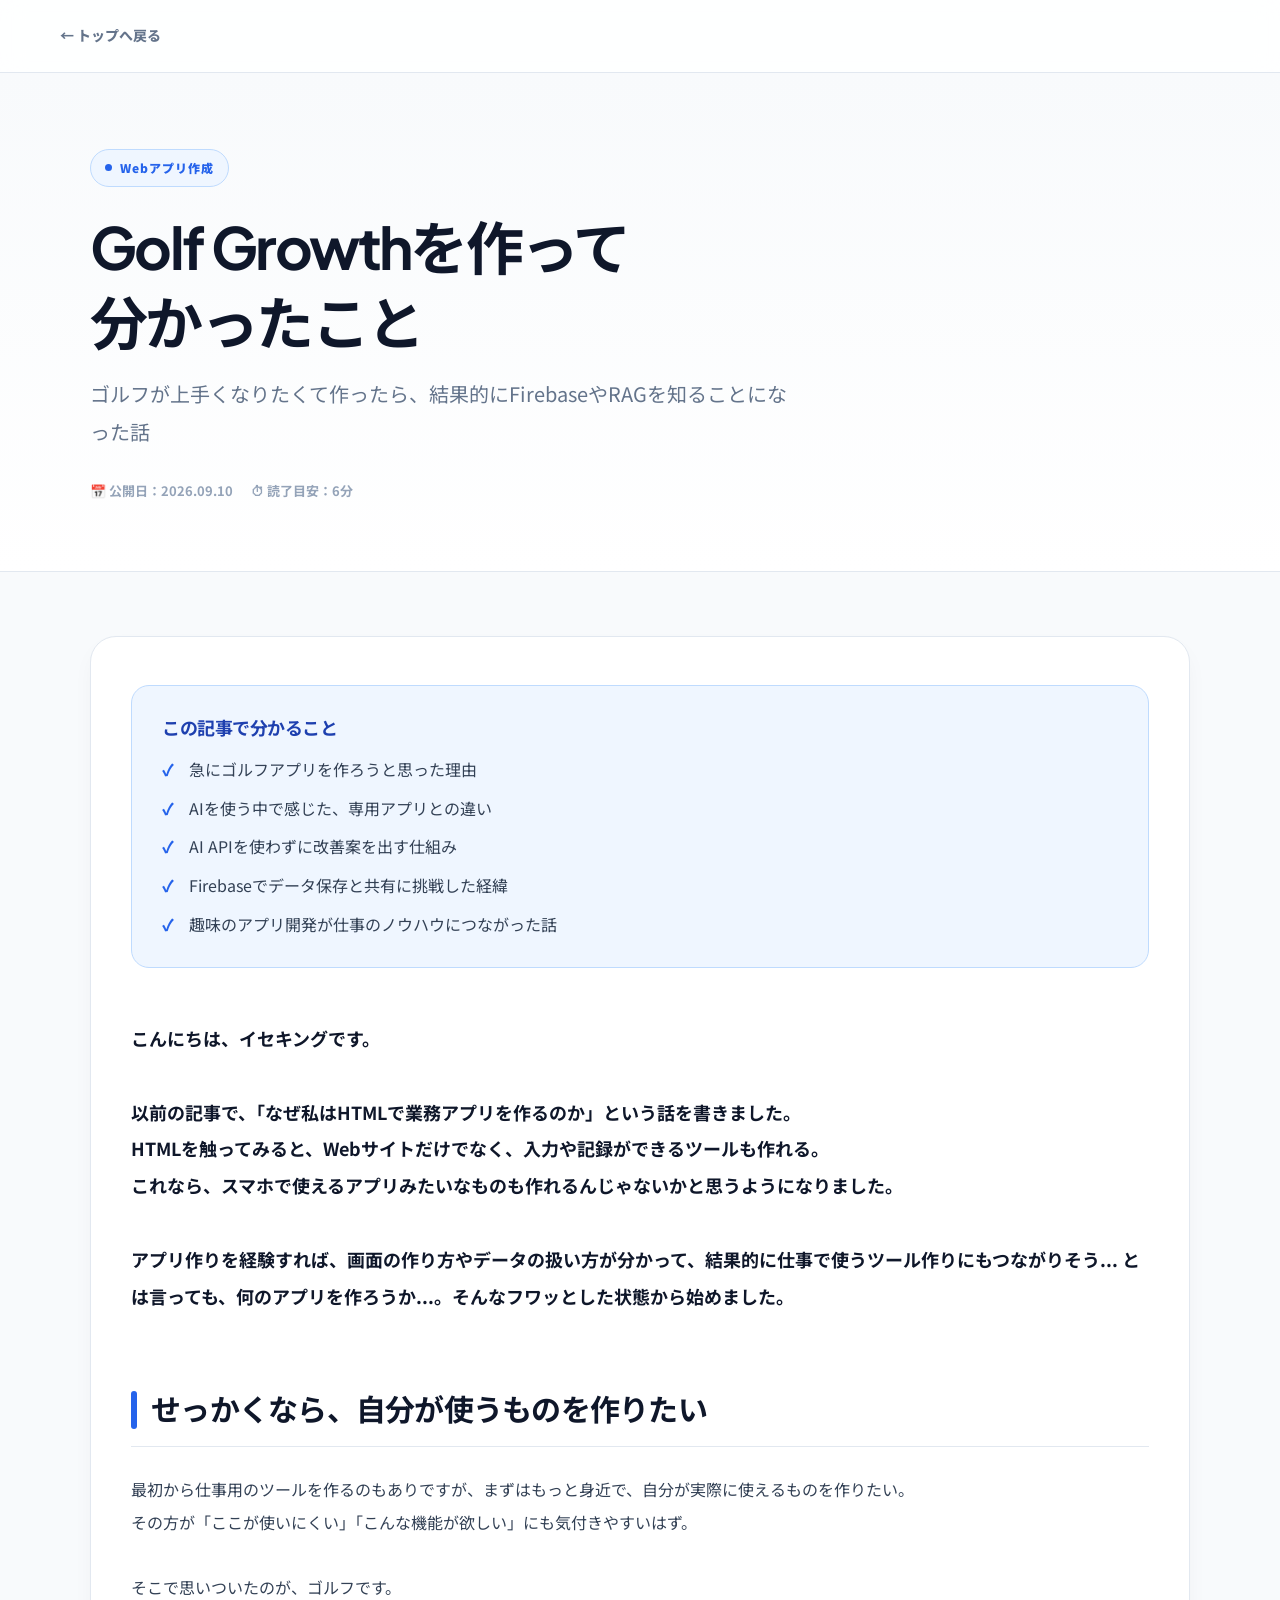
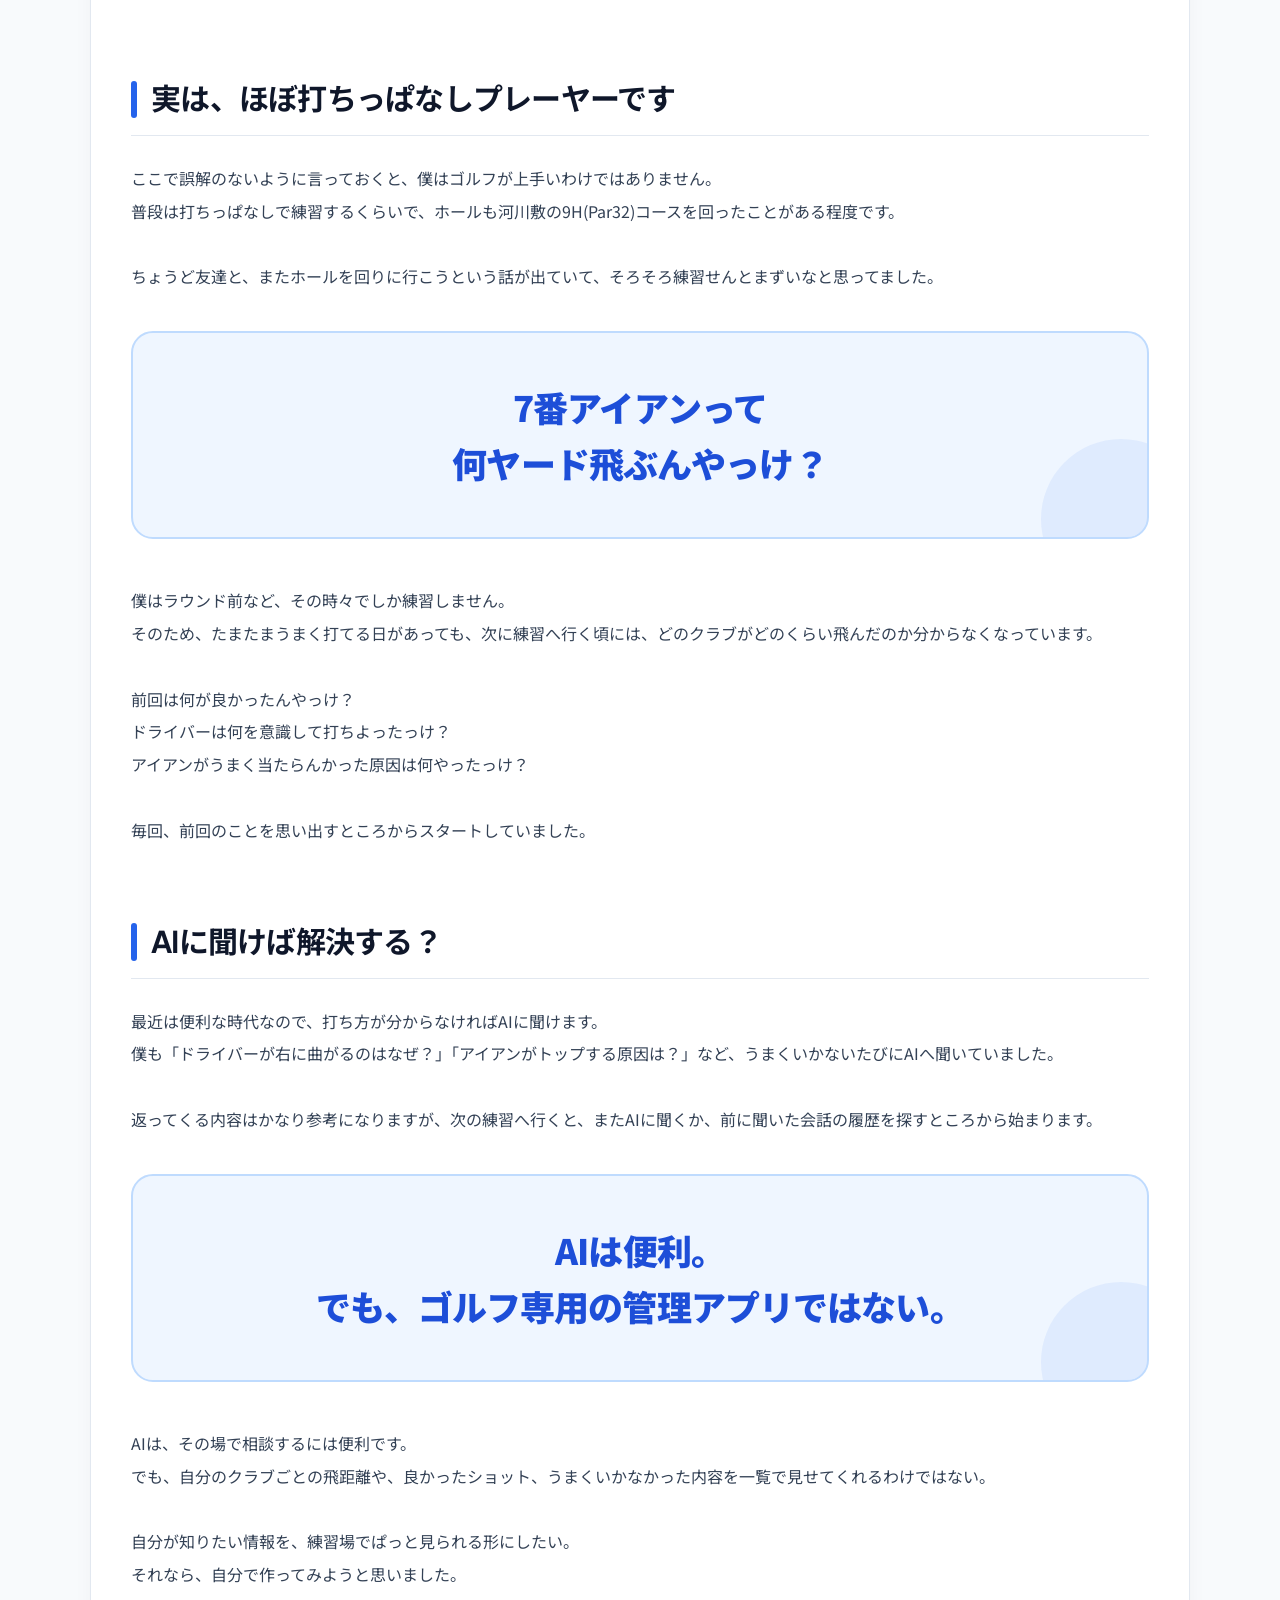
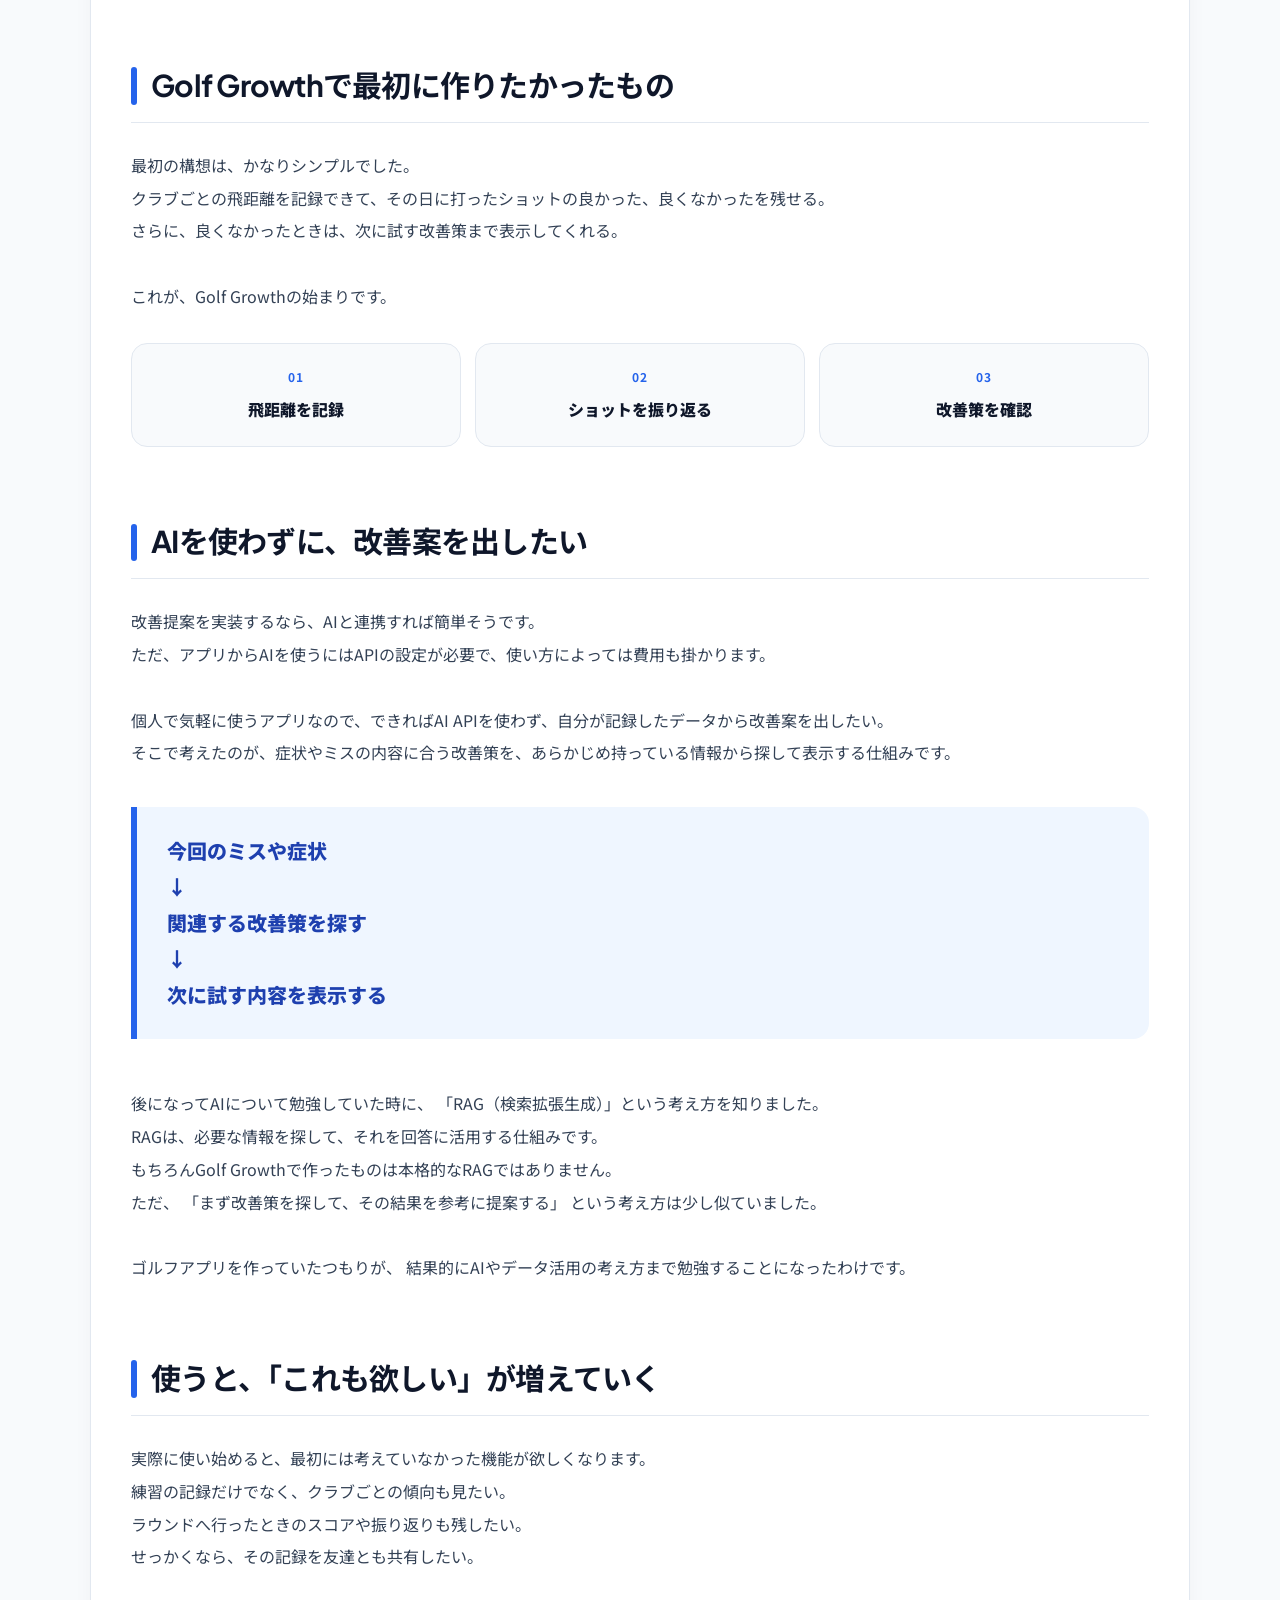
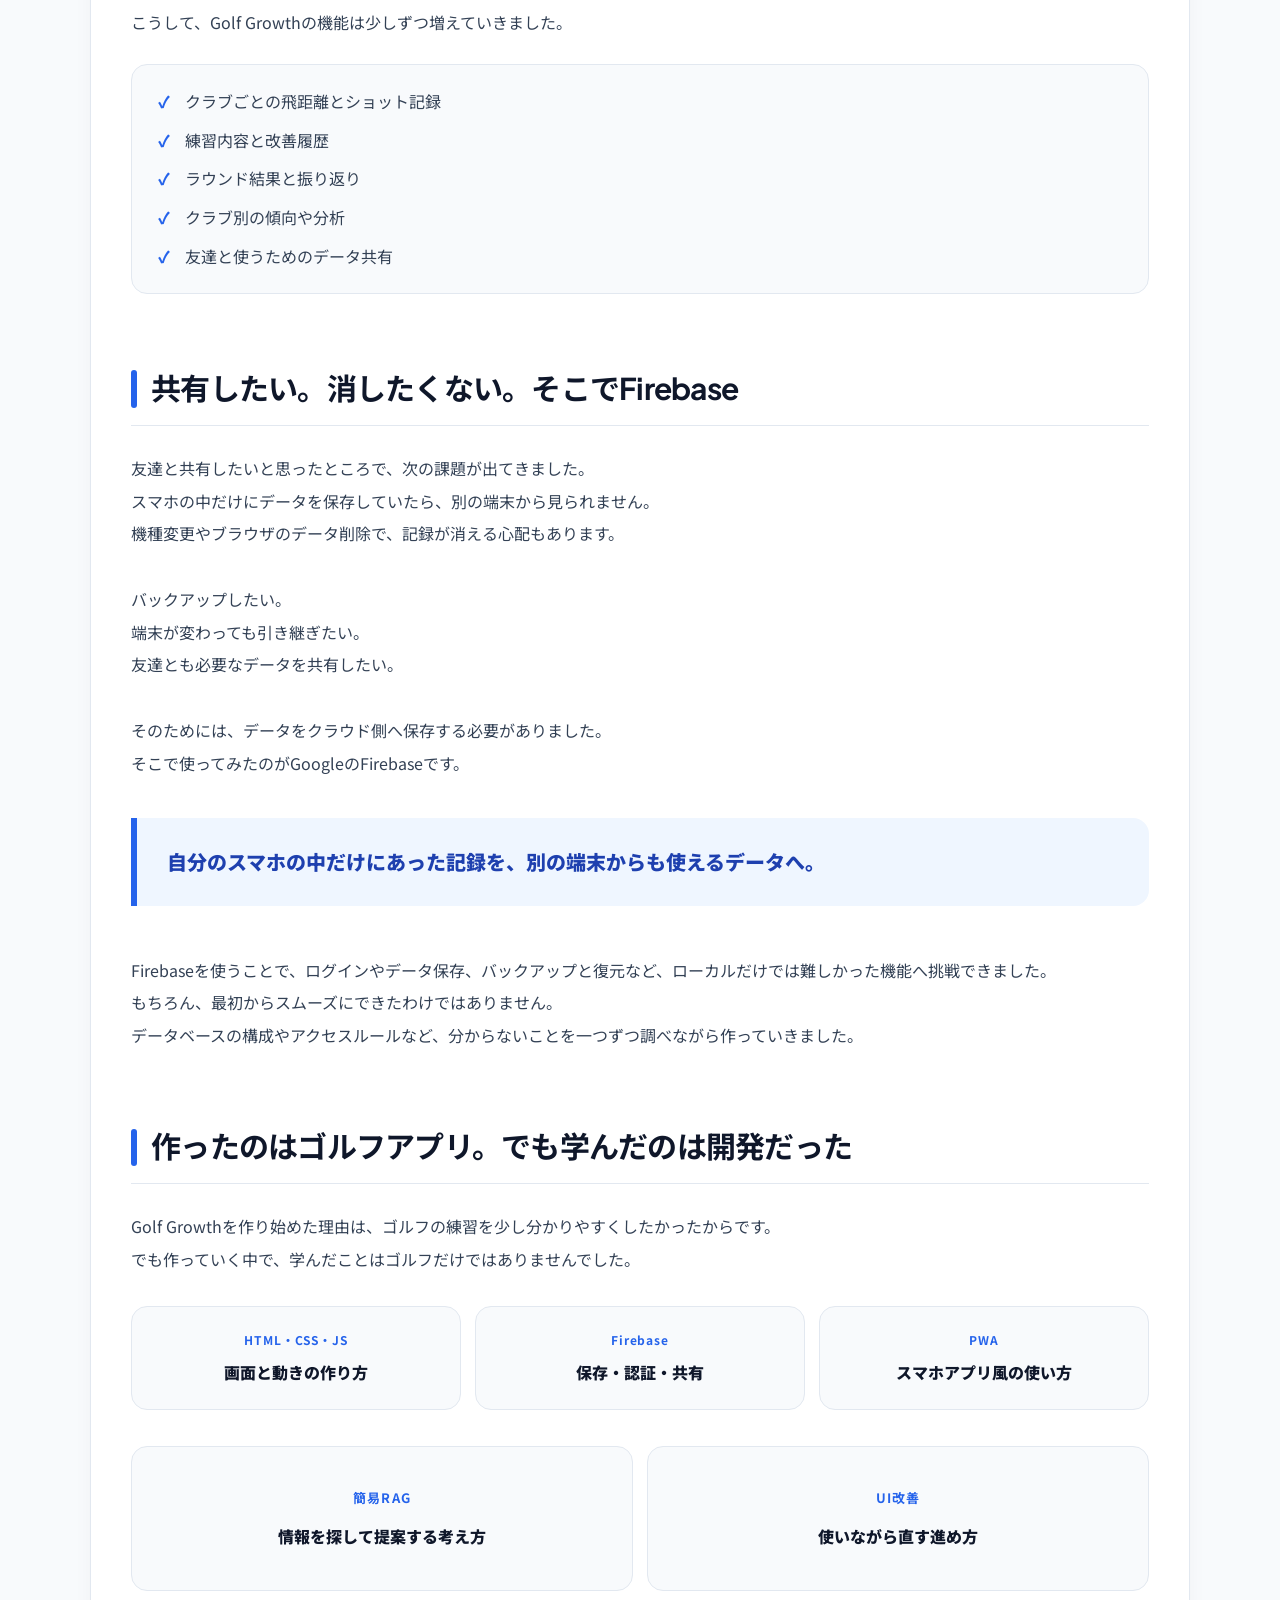
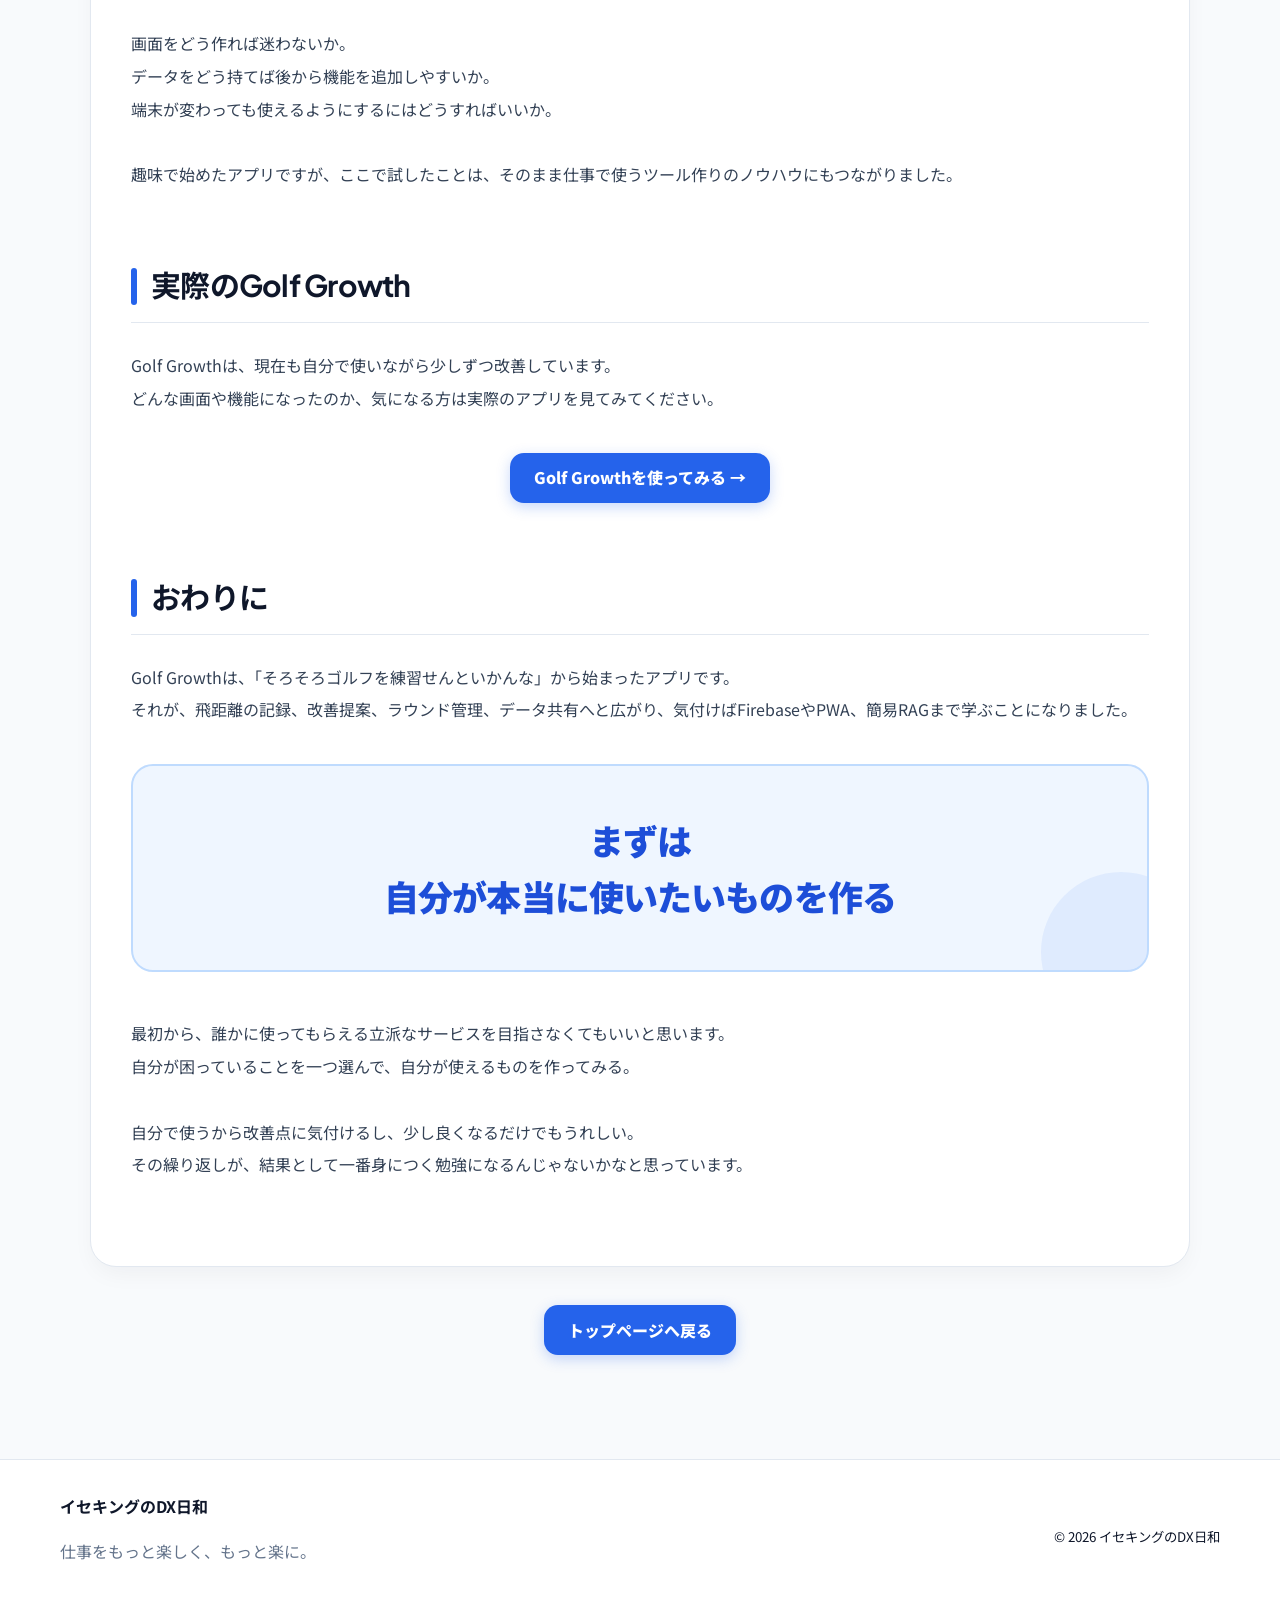
<file: works/golf-growth-story.html>
<!DOCTYPE html>
<html lang="ja">
<head>
  <meta charset="UTF-8">
  <meta name="viewport" content="width=device-width, initial-scale=1.0">
  <meta name="description" content="Golf Growthを作る中で学んだHTML、Firebase、PWA、簡易RAGの考え方を、実体験をもとに紹介します。">
  <meta name="theme-color" content="#f97316">
  <title>Golf Growthを作って分かったこと | イセキングのDX日和</title>
  <link rel="icon" href="../favicon.svg" type="image/svg+xml">
  <link rel="stylesheet" href="../css/style.css">
  <link rel="stylesheet" href="../css/article.css">
</head>
<body class="article-page">
  <a class="skip-link" href="#article-main">本文へ移動</a>

  <header class="site-header article-header">
    <div class="container">
      <a class="article-back" href="../index.html">← トップへ戻る</a>
    </div>
  </header>

  <main id="article-main">
    <section class="article-hero">
      <div class="article-hero-inner">
        <span class="article-category">Webアプリ作成</span>
        <h1>Golf Growthを作って<br>分かったこと</h1>
        <p class="article-subtitle">ゴルフが上手くなりたくて作ったら、結果的にFirebaseやRAGを知ることになった話</p>
        <div class="article-meta">
          <span>📅 公開日：2026.09.10</span>
          <span>⏱ 読了目安：6分</span>
        </div>
      </div>
    </section>

    <div class="article-layout">
      <article class="article-content">
        <section class="article-summary" aria-labelledby="summary-title">
          <h2 id="summary-title">この記事で分かること</h2>
          <ul>
            <li>急にゴルフアプリを作ろうと思った理由</li>
            <li>AIを使う中で感じた、専用アプリとの違い</li>
            <li>AI APIを使わずに改善案を出す仕組み</li>
            <li>Firebaseでデータ保存と共有に挑戦した経緯</li>
            <li>趣味のアプリ開発が仕事のノウハウにつながった話</li>
          </ul>
        </section>

        <p>
          こんにちは、イセキングです。<br><br>
          以前の記事で、「なぜ私はHTMLで業務アプリを作るのか」という話を書きました。<br>
          HTMLを触ってみると、Webサイトだけでなく、入力や記録ができるツールも作れる。<br>
          これなら、スマホで使えるアプリみたいなものも作れるんじゃないかと思うようになりました。<br><br>
          アプリ作りを経験すれば、画面の作り方やデータの扱い方が分かって、結果的に仕事で使うツール作りにもつながりそう...
          とは言っても、何のアプリを作ろうか...。そんなフワッとした状態から始めました。
        </p>

        <h2>せっかくなら、自分が使うものを作りたい</h2>

        <p>
          最初から仕事用のツールを作るのもありですが、まずはもっと身近で、自分が実際に使えるものを作りたい。<br>
          その方が「ここが使いにくい」「こんな機能が欲しい」にも気付きやすいはず。<br><br>
          そこで思いついたのが、ゴルフです。
        </p>

        <h2>実は、ほぼ打ちっぱなしプレーヤーです</h2>

        <p>
          ここで誤解のないように言っておくと、僕はゴルフが上手いわけではありません。<br>
          普段は打ちっぱなしで練習するくらいで、ホールも河川敷の9H(Par32)コースを回ったことがある程度です。<br><br>
          ちょうど友達と、またホールを回りに行こうという話が出ていて、そろそろ練習せんとまずいなと思ってました。
        </p>

        <div class="mission-box">7番アイアンって<br>何ヤード飛ぶんやっけ？</div>

        <p>
          僕はラウンド前など、その時々でしか練習しません。<br>
          そのため、たまたまうまく打てる日があっても、次に練習へ行く頃には、どのクラブがどのくらい飛んだのか分からなくなっています。<br><br>
          前回は何が良かったんやっけ？<br>
          ドライバーは何を意識して打ちよったっけ？<br>
          アイアンがうまく当たらんかった原因は何やったっけ？<br><br>
          毎回、前回のことを思い出すところからスタートしていました。
        </p>

        <h2>AIに聞けば解決する？</h2>

        <p>
          最近は便利な時代なので、打ち方が分からなければAIに聞けます。<br>
          僕も「ドライバーが右に曲がるのはなぜ？」「アイアンがトップする原因は？」など、うまくいかないたびにAIへ聞いていました。<br><br>
          返ってくる内容はかなり参考になりますが、次の練習へ行くと、またAIに聞くか、前に聞いた会話の履歴を探すところから始まります。
        </p>

        <div class="mission-box">AIは便利。<br>でも、ゴルフ専用の管理アプリではない。</div>

        <p>
          AIは、その場で相談するには便利です。<br>
          でも、自分のクラブごとの飛距離や、良かったショット、うまくいかなかった内容を一覧で見せてくれるわけではない。<br><br>
          自分が知りたい情報を、練習場でぱっと見られる形にしたい。<br>
          それなら、自分で作ってみようと思いました。
        </p>

        <h2>Golf Growthで最初に作りたかったもの</h2>

        <p>
          最初の構想は、かなりシンプルでした。<br>
          クラブごとの飛距離を記録できて、その日に打ったショットの良かった、良くなかったを残せる。<br>
          さらに、良くなかったときは、次に試す改善策まで表示してくれる。<br><br>
          これが、Golf Growthの始まりです。
        </p>

        <div class="steps">
          <div class="step"><b>01</b>飛距離を記録</div>
          <div class="step"><b>02</b>ショットを振り返る</div>
          <div class="step"><b>03</b>改善策を確認</div>
        </div>

        <h2>AIを使わずに、改善案を出したい</h2>

        <p>
          改善提案を実装するなら、AIと連携すれば簡単そうです。<br>
          ただ、アプリからAIを使うにはAPIの設定が必要で、使い方によっては費用も掛かります。<br><br>
          個人で気軽に使うアプリなので、できればAI APIを使わず、自分が記録したデータから改善案を出したい。<br>
          そこで考えたのが、症状やミスの内容に合う改善策を、あらかじめ持っている情報から探して表示する仕組みです。
        </p>

        <div class="point-box">
          今回のミスや症状<br>
          ↓<br>
          関連する改善策を探す<br>
          ↓<br>
          次に試す内容を表示する
        </div>

        <p>
          後になってAIについて勉強していた時に、 「RAG（検索拡張生成）」という考え方を知りました。<br>
          RAGは、必要な情報を探して、それを回答に活用する仕組みです。<br>
          もちろんGolf Growthで作ったものは本格的なRAGではありません。<br>
          ただ、 「まず改善策を探して、その結果を参考に提案する」 という考え方は少し似ていました。<br><br>
          ゴルフアプリを作っていたつもりが、 結果的にAIやデータ活用の考え方まで勉強することになったわけです。
        </p>

        <h2>使うと、「これも欲しい」が増えていく</h2>

        <p>
          実際に使い始めると、最初には考えていなかった機能が欲しくなります。<br>
          練習の記録だけでなく、クラブごとの傾向も見たい。<br>
          ラウンドへ行ったときのスコアや振り返りも残したい。<br>
          せっかくなら、その記録を友達とも共有したい。<br><br>
          こうして、Golf Growthの機能は少しずつ増えていきました。
        </p>

        <ul>
          <li>クラブごとの飛距離とショット記録</li>
          <li>練習内容と改善履歴</li>
          <li>ラウンド結果と振り返り</li>
          <li>クラブ別の傾向や分析</li>
          <li>友達と使うためのデータ共有</li>
        </ul>

        <h2>共有したい。消したくない。そこでFirebase</h2>

        <p>
          友達と共有したいと思ったところで、次の課題が出てきました。<br>
          スマホの中だけにデータを保存していたら、別の端末から見られません。<br>
          機種変更やブラウザのデータ削除で、記録が消える心配もあります。<br><br>
          バックアップしたい。<br>
          端末が変わっても引き継ぎたい。<br>
          友達とも必要なデータを共有したい。<br><br>
          そのためには、データをクラウド側へ保存する必要がありました。<br>
          そこで使ってみたのがGoogleのFirebaseです。
        </p>

        <div class="point-box">自分のスマホの中だけにあった記録を、別の端末からも使えるデータへ。</div>

        <p>
          Firebaseを使うことで、ログインやデータ保存、バックアップと復元など、ローカルだけでは難しかった機能へ挑戦できました。<br>
          もちろん、最初からスムーズにできたわけではありません。<br>
          データベースの構成やアクセスルールなど、分からないことを一つずつ調べながら作っていきました。
        </p>

        <h2>作ったのはゴルフアプリ。でも学んだのは開発だった</h2>

        <p>
          Golf Growthを作り始めた理由は、ゴルフの練習を少し分かりやすくしたかったからです。<br>
          でも作っていく中で、学んだことはゴルフだけではありませんでした。
        </p>

        <div class="steps">
          <div class="step"><b>HTML・CSS・JS</b>画面と動きの作り方</div>
          <div class="step"><b>Firebase</b>保存・認証・共有</div>
          <div class="step"><b>PWA</b>スマホアプリ風の使い方</div>
        </div>

        <div class="steps lookup-choice">
          <div class="step"><b>簡易RAG</b>情報を探して提案する考え方</div>
          <div class="step"><b>UI改善</b>使いながら直す進め方</div>
        </div>

        <p>
          画面をどう作れば迷わないか。<br>
          データをどう持てば後から機能を追加しやすいか。<br>
          端末が変わっても使えるようにするにはどうすればいいか。<br><br>
          趣味で始めたアプリですが、ここで試したことは、そのまま仕事で使うツール作りのノウハウにもつながりました。
        </p>

        <h2>実際のGolf Growth</h2>

        <p>
          Golf Growthは、現在も自分で使いながら少しずつ改善しています。<br>
          どんな画面や機能になったのか、気になる方は実際のアプリを見てみてください。
        </p>

        <div class="article-footer-nav">
          <a class="article-home-button" href="https://isk525.github.io/golf-growth/" target="_blank" rel="noopener noreferrer">Golf Growthを使ってみる →</a>
        </div>

        <h2>おわりに</h2>

        <p>
          Golf Growthは、「そろそろゴルフを練習せんといかんな」から始まったアプリです。<br>
          それが、飛距離の記録、改善提案、ラウンド管理、データ共有へと広がり、気付けばFirebaseやPWA、簡易RAGまで学ぶことになりました。
        </p>

        <div class="mission-box">まずは<br>自分が本当に使いたいものを作る</div>

        <p>
          最初から、誰かに使ってもらえる立派なサービスを目指さなくてもいいと思います。<br>
          自分が困っていることを一つ選んで、自分が使えるものを作ってみる。<br><br>
          自分で使うから改善点に気付けるし、少し良くなるだけでもうれしい。<br>
          その繰り返しが、結果として一番身につく勉強になるんじゃないかなと思っています。
        </p>
      </article>

      <nav class="article-footer-nav" aria-label="記事下部ナビゲーション">
        <a class="article-home-button" href="../index.html">トップページへ戻る</a>
      </nav>
    </div>
  </main>

  <footer>
    <div class="container footer-inner">
      <div>
        <strong>イセキングのDX日和</strong>
        <p>仕事をもっと楽しく、もっと楽に。</p>
      </div>
      <small>© 2026 イセキングのDX日和</small>
    </div>
  </footer>
</body>
</html>
</file>
<file: css/style.css>
@import url('https://fonts.googleapis.com/css2?family=Plus+Jakarta+Sans:wght@500;700;800&family=Noto+Sans+JP:wght@400;500;700&display=swap');

:root {
  --bg-main: #ffffff;
  --bg-soft: #f8fafc;
  --text-main: #0f172a;
  --text-muted: #64748b;
  --border-line: #e2e8f0;
  
  --blue-primary: #2563eb;
  --blue-hover: #1d4ed8;
  --blue-light: #eff6ff;
  --blue-border: #bfdbfe;

  --shadow-sm: 0 1px 3px rgba(15, 23, 42, 0.05);
  --shadow-md: 0 10px 25px -5px rgba(15, 23, 42, 0.05), 0 8px 10px -6px rgba(15, 23, 42, 0.05);
  --shadow-lg: 0 20px 30px -10px rgba(15, 23, 42, 0.08);
}

* { box-sizing: border-box; }
html { scroll-behavior: smooth; scroll-padding-top: 84px; }

body {
  margin: 0;
  color: var(--text-main);
  font-family: 'Noto Sans JP', -apple-system, BlinkMacSystemFont, sans-serif;
  background-color: var(--bg-main);
  line-height: 1.8;
}

a { color: inherit; text-decoration: none; }
button, input { font: inherit; }

.container {
  width: min(1160px, calc(100% - 40px));
  margin: auto;
}

/* マウスカーソル追従の光（カーソルライト） */
.cursor-glow {
  position: fixed;
  top: 0;
  left: 0;
  width: 400px;
  height: 400px;
  border-radius: 50%;
  background: radial-gradient(circle, rgba(37, 99, 235, 0.08) 0%, rgba(37, 99, 235, 0) 70%);
  pointer-events: none;
  transform: translate(-50%, -50%);
  z-index: 9999;
  transition: opacity 0.3s ease;
}

.skip-link {
  position: fixed; left: 12px; top: -80px; z-index: 999;
  padding: 10px 16px; background: #0f172a; color: #fff; border-radius: 8px;
}
.skip-link:focus { top: 12px; }

/* ヘッダー */
.site-header {
  position: sticky; top: 0; z-index: 1000;
  background: rgba(255, 255, 255, 0.85);
  backdrop-filter: blur(12px);
  -webkit-backdrop-filter: blur(12px);
  border-bottom: 1px solid var(--border-line);
}
.header-inner {
  height: 72px; display: flex; align-items: center; justify-content: space-between;
}
.brand, .site-logo {
  display: flex; align-items: center; gap: 12px;
  font-family: 'Plus Jakarta Sans', 'Noto Sans JP', sans-serif;
  font-weight: 800; color: var(--text-main);
}
.brand-mark {
  display: grid; place-items: center; width: 42px; height: 42px;
  border-radius: 12px; background: var(--blue-primary); color: #fff;
  font-weight: 900; box-shadow: 0 4px 12px rgba(37, 99, 235, 0.25);
}
.brand strong { display: block; font-size: 16px; color: var(--text-main); }
.brand small { display: block; margin-top: 3px; color: var(--text-muted); font-size: 9px; letter-spacing: .13em; }

.global-nav { display: flex; gap: 28px; align-items: center; }
.global-nav a { font-size: 14px; font-weight: 700; color: var(--text-muted); }
.global-nav a:hover { color: var(--blue-primary); }

.menu-button {
  display: none; width: 44px; height: 44px; border: 1px solid var(--border-line);
  border-radius: 12px; background: #fff;
}
.menu-button span { display: block; width: 21px; height: 2px; margin: 5px auto; background: var(--text-main); }

/* セクション & カード共通 */
.section { padding: 88px 0; }
.section-soft { background-color: var(--bg-soft); border-top: 1px solid var(--border-line); border-bottom: 1px solid var(--border-line); }

.kicker, .eyebrow {
  color: var(--blue-primary);
  font-size: 13px; font-weight: 900; letter-spacing: .13em;
}

h1, h2, h3, h4 {
  font-family: 'Plus Jakarta Sans', 'Noto Sans JP', sans-serif;
  color: var(--text-main); letter-spacing: -0.02em;
}
.section-heading h2, .profile-grid h2, .contact-card h2 {
  margin: 8px 0 12px; font-size: clamp(30px, 4vw, 42px); line-height: 1.35;
}
p { color: var(--text-muted); }

.card {
  background: #ffffff;
  border: 1px solid var(--border-line);
  border-radius: 20px;
  padding: 28px;
  box-shadow: var(--shadow-md);
  transition: transform 0.25s ease, box-shadow 0.25s ease, border-color 0.25s ease;
}
.card:hover {
  transform: translateY(-4px);
  border-color: var(--blue-border);
  box-shadow: var(--shadow-lg);
}

/* ボタン */
.btn-primary, .button.primary {
  display: inline-flex; align-items: center; justify-content: center; gap: 8px;
  min-height: 48px; padding: 0 24px; border-radius: 12px;
  background: var(--blue-primary); color: #ffffff !important;
  font-weight: 700; font-size: 0.95rem; border: none; cursor: pointer;
  box-shadow: 0 4px 14px rgba(37, 99, 235, 0.2); transition: all 0.2s ease;
  text-decoration: none;
}
.btn-primary:hover, .button.primary:hover {
  background: var(--blue-hover); transform: translateY(-2px);
  box-shadow: 0 6px 20px rgba(37, 99, 235, 0.3);
}

.button.secondary {
  display: inline-flex; align-items: center; justify-content: center;
  min-height: 48px; padding: 0 24px; border-radius: 12px;
  background: #fff; border: 1px solid var(--border-line);
  color: var(--text-main) !important; font-weight: 700; transition: .2s;
}
.button.secondary:hover { border-color: var(--blue-primary); color: var(--blue-primary) !important; background: var(--blue-light); }

/* 記事グリッド & カード */
.articles-head { display: flex; justify-content: space-between; align-items: flex-end; gap: 24px; }
.search { position: relative; width: 300px; flex: 0 0 auto; }
.search span { position: absolute; left: 16px; top: 10px; color: var(--text-muted); font-size: 18px; }
.search input {
  width: 100%; height: 48px; padding: 0 16px 0 45px;
  border: 1px solid var(--border-line); border-radius: 12px;
  background: #fff; color: var(--text-main); outline: none;
}
.search input:focus { border-color: var(--blue-primary); box-shadow: 0 0 0 3px var(--blue-light); }

.article-grid { display: grid; grid-template-columns: repeat(3, 1fr); gap: 22px; margin-top: 36px; }
.article-card { overflow: hidden; display: flex; flex-direction: column; }
.article-cover { display: grid; place-items: center; height: 160px; background: var(--bg-soft); border-bottom: 1px solid var(--border-line); }
.article-cover span {
  display: grid; place-items: center; width: 70px; height: 70px;
  border-radius: 20px; background: #fff; color: var(--blue-primary);
  font-size: 24px; font-weight: 900; box-shadow: var(--shadow-sm);
}
.article-body { padding: 24px; display: flex; flex-direction: column; flex-grow: 1; }
.meta { display: flex; justify-content: space-between; gap: 8px; color: var(--text-muted); font-size: 12px; margin-bottom: 12px; }
.meta span { padding: 4px 12px; border-radius: 999px; background: var(--blue-light); color: var(--blue-primary); font-weight: 700; }
.article-card h3 { margin: 0 0 10px; font-size: 17px; line-height: 1.6; }
.article-card p { font-size: 14px; margin-bottom: 20px; flex-grow: 1; }
.article-card a { color: var(--blue-primary); font-size: 14px; font-weight: 700; }
.article-card a:hover { text-decoration: underline; }

/* 制作物・プロフィール */
.apps-grid { display: grid; grid-template-columns: .78fr 1.22fr; gap: 60px; }
.creation-list { display: grid; gap: 16px; }
.creation { display: flex; gap: 20px; padding: 24px; border: 1px solid var(--border-line); border-radius: 16px; background: #fff; }
.creation > span { color: var(--blue-primary); font-weight: 900; }
.creation h3 { margin: 0 0 6px; }

.profile-grid { display: grid; grid-template-columns: .75fr 1.25fr; align-items: center; gap: 60px; }
.tags { display: flex; flex-wrap: wrap; gap: 8px; margin-top: 24px; }
.tags span { padding: 6px 14px; border: 1px solid var(--border-line); border-radius: 999px; background: var(--bg-soft); color: var(--text-main); font-size: 12px; font-weight: 700; }

/* お問い合わせ・フッター */
.contact-card { padding: 60px 30px; border-radius: 24px; background: #0f172a; color: #fff; text-align: center; }
.contact-card h2 { color: #fff !important; }
.contact-card p { color: #94a3b8 !important; }
.mail-icon { display: grid; place-items: center; width: 56px; height: 56px; margin: 0 auto 20px; border-radius: 16px; background: var(--blue-primary); color: #fff; font-size: 24px; }

footer { border-top: 1px solid var(--border-line); background: #fff; }
.footer-inner { display: flex; justify-content: space-between; align-items: center; padding: 32px 0; }

/* レスポンシブ */
@media(max-width:900px){
  .menu-button { display: block; }
  .global-nav { position: absolute; display: none; top: 72px; left: 0; right: 0; padding: 20px; background: #fff; border-bottom: 1px solid var(--border-line); box-shadow: var(--shadow-md); }
  .global-nav.open { display: flex; flex-direction: column; gap: 16px; align-items: flex-start; }
  .article-grid { grid-template-columns: 1fr 1fr; }
  .apps-grid, .profile-grid { grid-template-columns: 1fr; gap: 40px; }
}
@media(max-width:640px){
  .article-grid { grid-template-columns: 1fr; }
  .articles-head { display: block; }
  .search { width: 100%; margin-top: 16px; }
  .footer-inner { flex-direction: column; gap: 12px; text-align: center; }
}
</file>
<file: css/home-polish.css>
/* ==========================================================================
   トップページ用 クリーンデザイン・スタイル調整 & アニメーション
   ========================================================================== */

/* 1. ヒーローエリア全体設定 */
.hero {
  position: relative;
  background: linear-gradient(180deg, #f8fafc 0%, #ffffff 100%);
  border-bottom: 1px solid #e2e8f0;
  overflow: hidden;
}

/* 横はみ出し防止用のグローバル保護 */
body, html {
  overflow-x: hidden;
}

/* ==========================================================================
   コード＆ロジック・ストリーミング背景（高密度＆滑らか無限ループ）
   ========================================================================== */

.hero-floating-bg {
  position: absolute;
  top: 0;
  left: 0;
  width: 100%;
  height: 100%;
  pointer-events: none;
  z-index: 0;
  overflow: hidden;
  display: flex;
  flex-direction: column;
  justify-content: space-around;
  padding: 10px 0;
  opacity: 0.35;
  mask-image: linear-gradient(to right, transparent, black 8%, black 92%, transparent);
  -webkit-mask-image: linear-gradient(to right, transparent, black 8%, black 92%, transparent);
}

.float-track {
  display: flex;
  width: max-content;
}

/* チップ同士の間隔（gap）を狭めて隙間を完全排除 */
.track-group {
  display: flex;
  gap: 12px;
  padding-right: 12px;
}

/* 共通コードチップデザイン */
.code-chip {
  display: inline-flex;
  align-items: center;
  padding: 5px 12px;
  background: rgba(255, 255, 255, 0.85);
  border: 1px solid #cbd5e1;
  border-radius: 6px;
  color: #475569;
  font-family: ui-monospace, SFMono-Regular, Menlo, Monaco, Consolas, monospace;
  font-size: 11px;
  font-weight: 600;
  white-space: nowrap;
  box-shadow: 0 1px 3px rgba(0, 0, 0, 0.02);
}

/* 強調要素 */
.code-chip.highlight {
  background: rgba(239, 246, 255, 0.95);
  border-color: #93c5fd;
  color: #2563eb;
  font-weight: 700;
}

/* --- シームレス無限ループアニメーション（3グループ構造対応） --- */
.track-1 {
  animation: streamLeft 25s linear infinite;
}

.track-2 {
  animation: streamRight 30s linear infinite;
}

.track-3 {
  animation: streamLeft 35s linear infinite;
}

@keyframes streamLeft {
  0% { transform: translateX(0); }
  100% { transform: translateX(-33.333%); }
}

@keyframes streamRight {
  0% { transform: translateX(-33.333%); }
  100% { transform: translateX(0); }
}

/* ==========================================================================
   2. ヒーローエリアのグリッド ＆ キャッチコピー設定
   ========================================================================== */

.hero-grid {
  position: relative;
  z-index: 1; /* コンテンツを浮遊背景より手前に配置 */
  display: grid;
  grid-template-columns: 1fr 380px;
  align-items: center;
  gap: 40px;
  padding: 60px 0;
}

/* キャッチコピー文字サイズ拡大 */
.hero-copy h1 {
  margin: 16px 0 20px;
  font-size: clamp(34px, 5.2vw, 52px); /* 下限34px〜上限52pxへ拡大 */
  font-weight: 800;
  line-height: 1.3;
  color: #0f172a;
}

.hero-line {
  display: block;
  min-height: 1.3em;
  white-space: normal;
  word-break: break-word;
  overflow-wrap: break-word;
}

/* 2行目の青文字アクセント */
.hero-accent {
  color: #2563eb !important;
}

/* タイピング演出（点滅カーソル） */
.type-cursor {
  display: inline-block;
  width: 3px;
  height: 0.9em;
  background-color: #2563eb;
  margin-left: 4px;
  vertical-align: middle;
  animation: blink 0.8s infinite;
}

@keyframes blink {
  0%, 100% { opacity: 1; }
  50% { opacity: 0; }
}

/* サブテキストとボタン（タイピング完了後に表示） */
.hero-copy .lead,
.hero-actions {
  opacity: 0;
  transform: translateY(15px);
  transition: opacity 0.8s ease, transform 0.8s ease;
}

.hero-copy .lead.is-visible,
.hero-actions.is-visible {
  opacity: 1;
  transform: translateY(0);
}

/* ==========================================================================
   3. ステータスパネル・フィルター・カテゴリタグ
   ========================================================================== */

.stats-panel {
  padding: 32px;
  border: 1px solid #e2e8f0;
  border-radius: 20px;
  background: #ffffff;
  box-shadow: 0 10px 25px -5px rgba(15, 23, 42, 0.05);
}

.stats-label {
  color: #2563eb;
  font-size: 12px;
  font-weight: 900;
  letter-spacing: 0.13em;
}

.stats-heading h2 {
  margin: 10px 0 8px;
  font-size: 26px;
  line-height: 1.4;
  color: #0f172a;
}

.stats-heading p {
  margin: 0;
  color: #64748b;
  font-size: 14px;
  line-height: 1.7;
}

.stats-grid {
  display: grid;
  grid-template-columns: repeat(3, 1fr);
  gap: 10px;
  margin-top: 24px;
}

.stat-card {
  padding: 18px 8px 15px;
  border: 1px solid #f1f5f9;
  border-radius: 14px;
  background: #f8fafc;
  text-align: center;
}

.stat-number {
  display: block;
  color: #2563eb;
  font-size: 32px;
  font-weight: 800;
  line-height: 1;
}

.stat-unit {
  display: block;
  margin-top: 4px;
  color: #0f172a;
  font-size: 11px;
  font-weight: 700;
}

.stat-card strong {
  display: block;
  margin-top: 10px;
  color: #64748b;
  font-size: 11px;
}

.stats-note {
  margin: 14px 0 0;
  color: #94a3b8;
  font-size: 10px;
  text-align: right;
}

/* カテゴリフィルターボタン */
.category-filter {
  display: flex;
  gap: 8px;
  flex-wrap: wrap;
  margin-top: 24px;
  margin-bottom: 24px;
}

.filter-btn {
  padding: 8px 18px;
  border-radius: 999px;
  border: 1px solid #e2e8f0;
  background: #ffffff;
  color: #64748b;
  font-size: 0.88rem;
  font-weight: 500;
  cursor: pointer;
  transition: all 0.2s ease;
}

.filter-btn:hover {
  border-color: #93c5fd;
  color: #2563eb;
  background: #eff6ff;
}

.filter-btn.active {
  border-color: #2563eb;
  background: #2563eb;
  color: #ffffff;
  font-weight: 700;
}

/* カテゴリごとのカラー識別 */
[data-category="Excel活用術"] .meta span,
.tag-excel {
  background-color: #dcfce7 !important;
  color: #15803d !important;
  border: 1px solid #bbf7d0 !important;
}
.article-card[data-category="Excel活用術"] .article-cover span {
  color: #16a34a !important;
}

[data-category="AI活用術"] .meta span,
.tag-ai {
  background-color: #f3e8ff !important;
  color: #7e22ce !important;
  border: 1px solid #e9d5ff !important;
}
.article-card[data-category="AI活用術"] .article-cover span {
  color: #9333ea !important;
}

[data-category="Webアプリ作成"] .meta span,
.tag-webapp {
  background-color: #eff6ff !important;
  color: #1d4ed8 !important;
  border: 1px solid #bfdbfe !important;
}
.article-card[data-category="Webアプリ作成"] .article-cover span {
  color: #2563eb !important;
}

[data-category="業務改善"] .meta span,
.tag-process {
  background-color: #ffedd5 !important;
  color: #c2410c !important;
  border: 1px solid #fed7aa !important;
}
.article-card[data-category="業務改善"] .article-cover span {
  color: #ea580c !important;
}

[data-category="PC活用術"] .meta span,
.tag-pc {
  background-color: #e0f2fe !important;
  color: #0369a1 !important;
  border: 1px solid #bae6fd !important;
}
.article-card[data-category="PC活用術"] .article-cover span {
  color: #0284c7 !important;
}

/* プロフィール領域 */
.profile-photo-wrap {
  overflow: hidden;
  border: 1px solid #e2e8f0;
  background: #f8fafc;
  border-radius: 20px;
}

.profile-photo {
  display: block;
  width: 100%;
  height: 100%;
  object-fit: cover;
}

.profile-story {
  margin: 40px auto 0;
  padding: 32px 36px;
  border: 1px solid #e2e8f0;
  border-radius: 20px;
  background: #ffffff;
}

.profile-story-label {
  margin: 0 0 6px !important;
  color: #2563eb !important;
  font-size: 11px;
  font-weight: 900;
  letter-spacing: 0.14em;
}

.profile-story h3 {
  margin: 0 0 16px;
  color: #0f172a;
  font-size: 20px;
}

.profile-story p {
  color: #64748b;
  font-size: 14px;
  line-height: 1.8;
}

/* ==========================================================================
   4. レスポンシブ設定（タブレット・スマホ最適化）
   ========================================================================== */

@media (max-width: 900px) {
  .hero-grid {
    grid-template-columns: 1fr;
    gap: 36px;
    padding: 48px 0;
  }
}

@media (max-width: 640px) {
  .hero-floating-bg {
    opacity: 0.2; /* スマホでは可読性を優先して薄く設定 */
  }
  .code-chip {
    font-size: 9px;
    padding: 3px 8px;
  }
  .hero-copy h1 {
    font-size: 30px; /* スマホでも存在感のある文字サイズに自動調整 */
    line-height: 1.35;
  }
  .hero-copy .lead {
    font-size: 14px;
    line-height: 1.6;
  }
  .hero-actions {
    flex-direction: column;
  }
  .stats-panel {
    padding: 20px 16px;
  }
  .stats-grid {
    gap: 6px;
  }
  .stat-card {
    padding: 12px 4px;
  }
  .stat-number {
    font-size: 22px;
  }
  .profile-story {
    padding: 20px;
  }
}
/* ==========================================================================
   PC表示時の横幅拡張（トップページ用）
   ========================================================================== */

/* 1. コンテナの最大幅を拡張（1280pxへ広げる） */
.container {
  max-width: 1280px !important;
  width: 92%;
  margin-left: auto;
  margin-right: auto;
}

/* 2. ヒーローエリアのグリッドレイアウト調整 */
@media (min-width: 1024px) {
  .hero-grid {
    grid-template-columns: 1fr 400px;
    gap: 60px;
  }
}

/* 3. 記事一覧カードのグリッド調整 */
.article-grid {
  display: grid;
  grid-template-columns: repeat(auto-fill, minmax(300px, 1fr));
  gap: 28px;
}


/* ==========================================================================
   改善調整（ボタン・カードサムネイル・ホバー演出）
   ========================================================================== */

/* 1. 「イセキングについて」ボタンの背景と同化を防ぐ調整 */
.hero-actions .btn-secondary {
  background-color: #f1f5f9; /* ほんのりグレーの背景色をつけて同化を防止 */
  border-color: #cbd5e1;
  color: #334155;
  font-weight: 600;
  transition: all 0.2s ease;
}

.hero-actions .btn-secondary:hover {
  background-color: #e2e8f0;
  border-color: #94a3b8;
  color: #0f172a;
}

/* 2. 記事カードのサムネイル高さ削減（縦幅をすっきり整える） */
.article-card .article-cover {
  height: 120px !important; /* 高さを抑えて縦のスペースを無駄にとらない設定 */
  display: flex;
  align-items: center;
  justify-content: center;
  background-color: #f8fafc;
  border-bottom: 1px solid #f1f5f9;
}

/* 3. カードホバー時の立体感演出（浮き上がり ＋ 影を深くする） */
.article-card {
  transition: transform 0.25s ease, box-shadow 0.25s ease;
}

.article-card:hover {
  transform: translateY(-5px); /* 微妙に上に浮く */
  box-shadow: 0 12px 24px -6px rgba(15, 23, 42, 0.12); /* 影を深める */
}
</file>
<file: css/article.css>
/* =========================================================
   イセキングのDX日和 記事ページ共通スタイル (クリーンブルー版)
   css/article.css
   ========================================================= */

.article-page {
  background: #f8fafc;
  color: #0f172a;
}

.article-header .container {
  min-height: 72px;
  display: flex;
  align-items: center;
}

.article-back {
  display: inline-flex;
  align-items: center;
  gap: 8px;
  color: #64748b;
  font-size: 14px;
  font-weight: 800;
  transition: color .2s ease, transform .2s ease;
}

.article-back:hover {
  color: #2563eb;
  transform: translateX(-3px);
}

.article-hero {
  position: relative;
  overflow: hidden;
  padding: 76px 0 68px;
  border-bottom: 1px solid #e2e8f0;
  background: linear-gradient(180deg, #f8fafc 0%, #ffffff 100%);
}

.article-hero-inner {
  position: relative;
  width: min(850px, calc(100% - 40px));
  margin: 0 auto;
}

.article-category {
  display: inline-flex;
  align-items: center;
  gap: 8px;
  padding: 7px 14px;
  border: 1px solid #bfdbfe;
  border-radius: 999px;
  background: #eff6ff;
  color: #2563eb;
  font-size: 12px;
  font-weight: 900;
  letter-spacing: .08em;
}

.article-category::before {
  content: "";
  width: 7px;
  height: 7px;
  border-radius: 50%;
  background: #2563eb;
}

.article-hero h1 {
  max-width: 820px;
  margin: 22px 0 16px;
  color: #0f172a;
  font-size: clamp(36px, 5vw, 58px);
  line-height: 1.3;
  letter-spacing: -.045em;
}

.article-subtitle {
  max-width: 700px;
  margin: 0;
  color: #64748b;
  font-size: clamp(16px, 2vw, 20px);
  line-height: 1.9;
}

.article-meta {
  display: flex;
  flex-wrap: wrap;
  gap: 18px;
  margin-top: 28px;
  color: #94a3b8;
  font-size: 13px;
  font-weight: 700;
}

.article-meta span {
  display: inline-flex;
  align-items: center;
  gap: 6px;
}

.article-layout {
  width: min(850px, calc(100% - 40px));
  margin: 0 auto;
  padding: 64px 0 104px;
}

.article-content {
  padding: 54px 64px 70px;
  border: 1px solid #e2e8f0;
  border-radius: 26px;
  background: #ffffff;
  box-shadow: 0 10px 25px -5px rgba(15, 23, 42, 0.05);
}

.article-content > p:first-of-type {
  font-size: 18px;
  font-weight: 700;
  color: #0f172a;
}

.article-content p {
  margin: 0 0 1.55em;
  font-size: 16px;
  line-height: 2.05;
  color: #334155;
}

.article-content h2 {
  position: relative;
  margin: 72px 0 26px;
  padding: 0 0 14px 20px;
  border-bottom: 1px solid #e2e8f0;
  color: #0f172a;
  font-size: clamp(24px, 3vw, 30px);
  line-height: 1.5;
  letter-spacing: -.025em;
}

.article-content h2::before {
  content: "";
  position: absolute;
  top: .15em;
  left: 0;
  width: 6px;
  height: 1.25em;
  border-radius: 999px;
  background: #2563eb;
}

.article-content ul {
  display: grid;
  gap: 10px;
  margin: 25px 0 30px;
  padding: 22px 26px;
  border: 1px solid #e2e8f0;
  border-radius: 16px;
  background: #f8fafc;
  list-style: none;
}

.article-content li {
  position: relative;
  padding-left: 27px;
  line-height: 1.8;
  color: #334155;
}

.article-content li::before {
  content: "✓";
  position: absolute;
  left: 0;
  top: 0;
  color: #2563eb;
  font-weight: 900;
}

.article-summary {
  margin: 0 0 52px;
  padding: 28px 30px;
  border: 1px solid #bfdbfe;
  border-radius: 18px;
  background: #eff6ff;
}

.article-summary h2 {
  margin: 0 0 14px;
  padding: 0;
  border: 0;
  color: #1e40af;
  font-size: 18px;
}

.article-summary h2::before {
  display: none;
}

.article-summary ul {
  margin: 0;
  padding: 0;
  border: 0;
  background: transparent;
}

.point-box {
  margin: 38px 0 48px;
  padding: 26px 30px;
  border-left: 6px solid #2563eb;
  border-radius: 0 16px 16px 0;
  background: #eff6ff;
  color: #1e40af;
  font-size: 20px;
  font-weight: 850;
  line-height: 1.8;
}

.steps {
  display: grid;
  grid-template-columns: repeat(3, 1fr);
  gap: 14px;
  margin: 30px 0 36px;
}

.step {
  padding: 22px 16px;
  border: 1px solid #e2e8f0;
  border-radius: 16px;
  background: #f8fafc;
  text-align: center;
  font-weight: 850;
  color: #0f172a;
}

.step b {
  display: block;
  margin-bottom: 8px;
  color: #2563eb;
  font-size: 12px;
  letter-spacing: .08em;
}

.mission-box {
  position: relative;
  overflow: hidden;
  margin: 38px 0 45px;
  padding: 46px 30px;
  border: 2px solid #bfdbfe;
  border-radius: 22px;
  background: #eff6ff;
  color: #1d4ed8;
  text-align: center;
  font-size: clamp(25px, 4vw, 35px);
  font-weight: 900;
  line-height: 1.6;
  letter-spacing: -.025em;
}

.mission-box::after {
  content: "";
  position: absolute;
  right: -54px;
  bottom: -62px;
  width: 160px;
  height: 160px;
  border-radius: 50%;
  background: rgba(37, 99, 235, .08);
}

.article-footer-nav {
  display: flex;
  justify-content: center;
  margin-top: 38px;
}

.article-home-button {
  display: inline-flex;
  align-items: center;
  justify-content: center;
  min-height: 50px;
  padding: 0 24px;
  border-radius: 14px;
  background: #2563eb;
  color: #ffffff;
  font-weight: 850;
  box-shadow: 0 4px 14px rgba(37, 99, 235, .25);
  transition: background .2s ease, transform .2s ease;
}

.article-home-button:hover {
  background: #1d4ed8;
  transform: translateY(-2px);
}

@media (max-width: 680px) {
  .article-hero {
    padding: 54px 0 48px;
  }

  .article-hero-inner,
  .article-layout {
    width: min(100% - 28px, 850px);
  }

  .article-content {
    padding: 34px 22px 48px;
    border-radius: 20px;
  }

  .article-content p {
    font-size: 15px;
    line-height: 1.95;
  }

  .article-content h2 {
    margin-top: 56px;
    padding-left: 16px;
  }

  .article-summary,
  .point-box {
    padding: 22px 20px;
  }

  .steps {
    grid-template-columns: 1fr;
  }

  .mission-box {
    padding: 35px 20px;
  }
}

.lookup-choice {
  grid-template-columns: repeat(2, 1fr);
}

.lookup-choice .step {
  display: flex;
  min-height: 145px;
  flex-direction: column;
  align-items: center;
  justify-content: center;
  padding: 26px 20px;
}

.lookup-choice .step b {
  margin-bottom: 12px;
  font-size: 13px;
}

/* ==========================================================================
   記事詳細ページ 幅調整（PC表示の拡大 ＆ スマホ表示の適正化）
   ========================================================================== */

/* --- 画面幅 1024px 以上の大型画面（PC表示） --- */
@media (min-width: 1024px) {
  /* 外枠を1100pxまで拡張 */
  .article-hero-inner,
  .article-layout {
    width: min(1100px, calc(100% - 40px)) !important;
  }

  /* 本文カード枠の幅制限解除 ＆ 内側余白の最適化 */
  .article-content {
    max-width: 100% !important;
    width: 100% !important;
    padding: 48px 40px 60px !important; /* 左右の余白を64px→40pxに削って本文領域を確保 */
  }

  /* 見出しの幅制限解除 */
  .article-hero h1 {
    max-width: 100% !important;
  }
}

/* --- 画面幅 1023px 以下の画面（スマホ・タブレット表示） --- */
@media (max-width: 1023px) {
  .article-hero-inner,
  .article-layout {
    width: min(100% - 32px, 800px) !important;
  }

  .article-content {
    padding: 28px 18px 40px !important; /* スマホ時の余白を詰めて幅いっぱいに表示 */
  }
}
</file>
